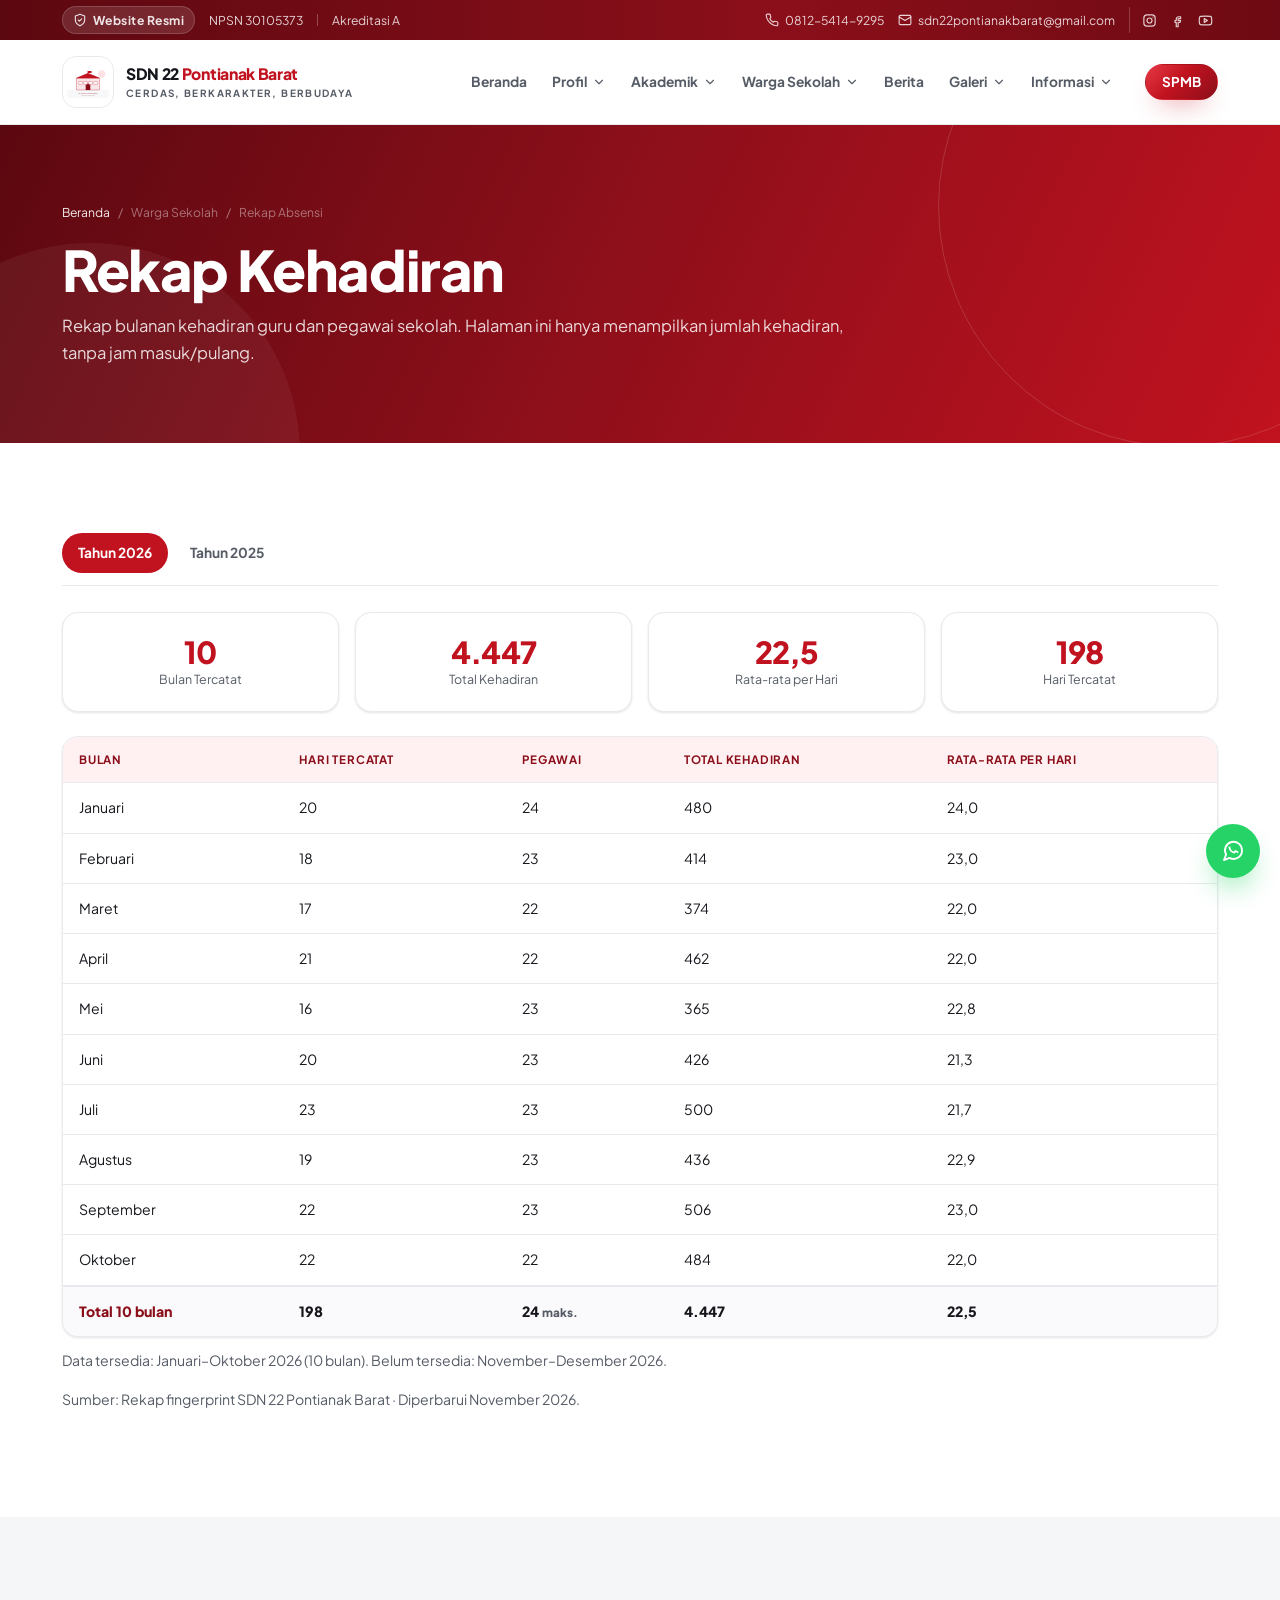
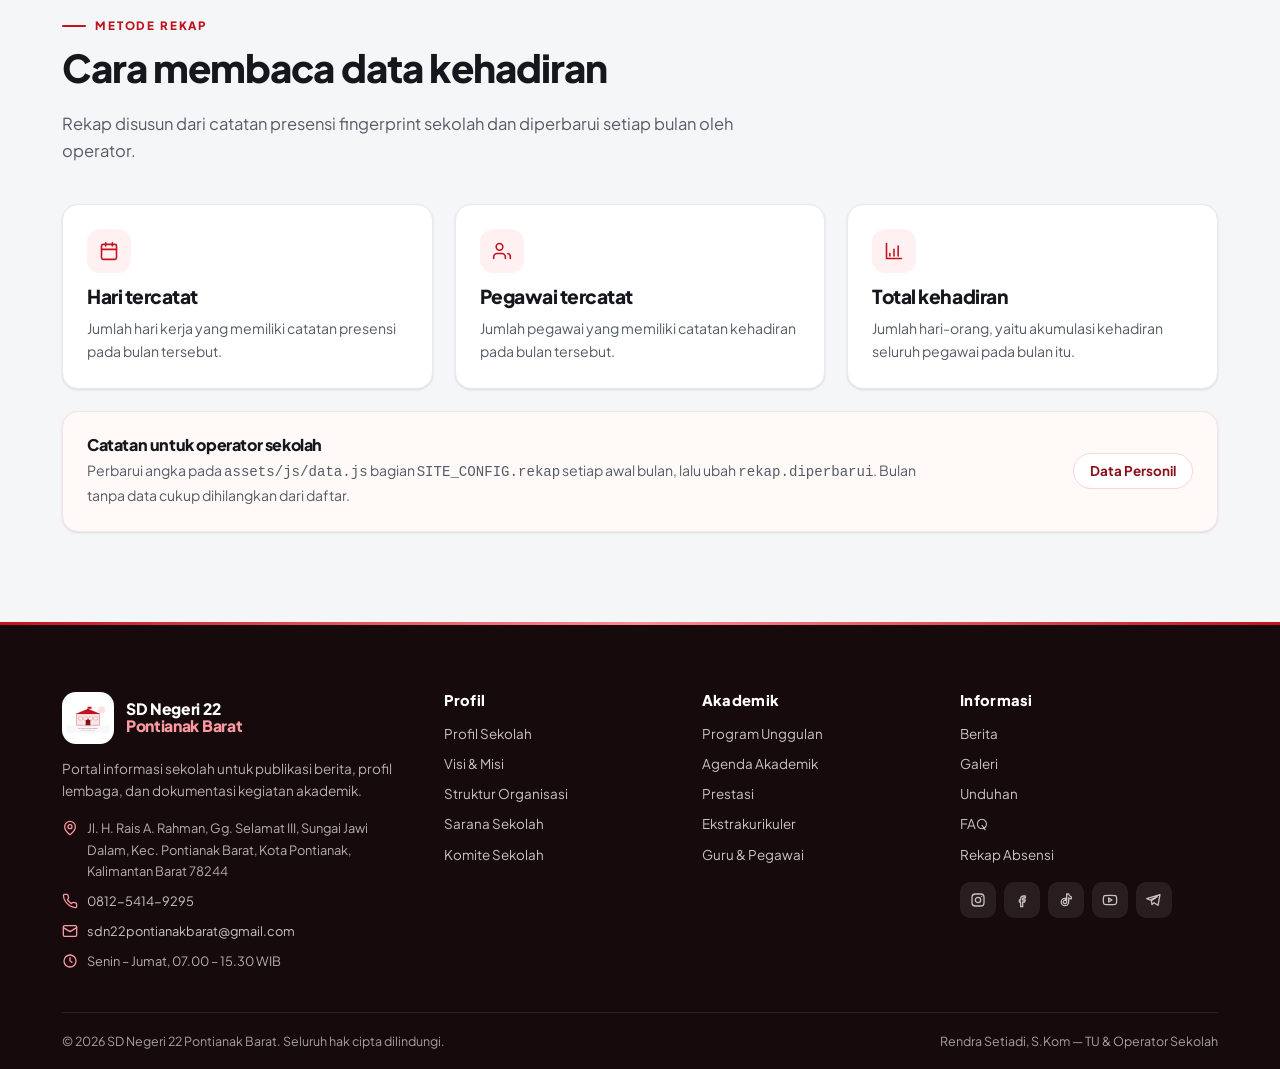
<file: absensi.html>
<!DOCTYPE html>
<html lang="id">
<head>
<meta charset="utf-8" />
<meta name="viewport" content="width=device-width, initial-scale=1" />
<title>Rekap Absensi Pegawai — SDN 22 Pontianak Barat</title>
<meta name="description" content="Rekap bulanan kehadiran guru dan pegawai SD Negeri 22 Pontianak Barat: jumlah hari, pegawai tercatat, dan total kehadiran." />
<meta name="theme-color" content="#c1121f" />
<link rel="icon" href="assets/img/gedung.svg" type="image/svg+xml" />
<link rel="preconnect" href="https://fonts.googleapis.com" />
<link rel="preconnect" href="https://fonts.gstatic.com" crossorigin />
<link href="https://fonts.googleapis.com/css2?family=Plus+Jakarta+Sans:wght@400;500;600;700;800&display=swap" rel="stylesheet" />
<link rel="stylesheet" href="assets/css/style.css" />
<script>document.documentElement.classList.add("js");</script>
</head>
<body data-page="absensi">

<div data-site-header></div>

<main id="main">

<section class="page-hero">
  <div class="container">
    <div class="crumbs"><a href="index.html">Beranda</a> <span>/</span> <span>Warga Sekolah</span> <span>/</span> <span>Rekap Absensi</span></div>
    <h1>Rekap Kehadiran</h1>
    <p>Rekap bulanan kehadiran guru dan pegawai sekolah. Halaman ini hanya menampilkan jumlah kehadiran, tanpa jam masuk/pulang.</p>
  </div>
</section>

<section class="section">
  <div class="container">
    <div data-tabs class="reveal">
      <div class="tabs" role="tablist">
        <button class="tab is-active" type="button" data-tab="rekap-now" role="tab" aria-selected="true">Tahun <span data-year>2026</span></button>
        <button class="tab" type="button" data-tab="rekap-prev" role="tab" aria-selected="false">Tahun <span data-year data-year-offset="-1">2025</span></button>
      </div>

      <div class="tab-panel" data-panel="rekap-now">
        <div class="stats" style="margin-bottom:24px" data-rekap-stats="now"></div>
        <div class="table-wrap">
          <table>
            <thead><tr><th>Bulan</th><th>Hari Tercatat</th><th>Pegawai</th><th>Total Kehadiran</th><th>Rata-rata per Hari</th></tr></thead>
            <tbody data-rekap-body="now"></tbody>
            <tfoot data-rekap-foot="now"></tfoot>
          </table>
        </div>
        <p class="small" style="margin-top:12px" data-rekap-note="now"></p>
      </div>

      <div class="tab-panel" data-panel="rekap-prev" hidden>
        <div class="stats" style="margin-bottom:24px" data-rekap-stats="prev"></div>
        <div class="table-wrap">
          <table>
            <thead><tr><th>Bulan</th><th>Hari Tercatat</th><th>Pegawai</th><th>Total Kehadiran</th><th>Rata-rata per Hari</th></tr></thead>
            <tbody data-rekap-body="prev"></tbody>
            <tfoot data-rekap-foot="prev"></tfoot>
          </table>
        </div>
        <p class="small" style="margin-top:12px" data-rekap-note="prev"></p>
      </div>
    </div>

    <p class="small" style="margin-top:16px" data-rekap-meta></p>
  </div>
</section>

<section class="section section--abu">
  <div class="container">
    <div class="section-head reveal">
      <div class="section-head__copy">
        <span class="eyebrow">Metode Rekap</span>
        <h2>Cara membaca data kehadiran</h2>
        <p>Rekap disusun dari catatan presensi fingerprint sekolah dan diperbarui setiap bulan oleh operator.</p>
      </div>
    </div>
    <div class="grid grid--3">
      <article class="card reveal"><div class="card__body">
        <div class="quick__icon" style="margin-bottom:12px"><svg width="20" height="20" viewBox="0 0 24 24" fill="none" stroke="currentColor" stroke-width="1.9" stroke-linecap="round"><rect x="3" y="4" width="18" height="18" rx="2"/><path d="M16 2v4M8 2v4M3 10h18"/></svg></div>
        <h3>Hari tercatat</h3>
        <p class="small muted" style="margin:0">Jumlah hari kerja yang memiliki catatan presensi pada bulan tersebut.</p>
      </div></article>
      <article class="card reveal"><div class="card__body">
        <div class="quick__icon" style="margin-bottom:12px"><svg width="20" height="20" viewBox="0 0 24 24" fill="none" stroke="currentColor" stroke-width="1.9" stroke-linecap="round"><path d="M16 21v-2a4 4 0 0 0-4-4H6a4 4 0 0 0-4 4v2"/><circle cx="9" cy="7" r="4"/><path d="M22 21v-2a4 4 0 0 0-3-3.87"/></svg></div>
        <h3>Pegawai tercatat</h3>
        <p class="small muted" style="margin:0">Jumlah pegawai yang memiliki catatan kehadiran pada bulan tersebut.</p>
      </div></article>
      <article class="card reveal"><div class="card__body">
        <div class="quick__icon" style="margin-bottom:12px"><svg width="20" height="20" viewBox="0 0 24 24" fill="none" stroke="currentColor" stroke-width="1.9" stroke-linecap="round"><path d="M3 3v18h18"/><path d="M7 15v3M12 10v8M17 6v12"/></svg></div>
        <h3>Total kehadiran</h3>
        <p class="small muted" style="margin:0">Jumlah hari-orang, yaitu akumulasi kehadiran seluruh pegawai pada bulan itu.</p>
      </div></article>
    </div>

    <div class="card card--soft reveal" style="margin-top:22px"><div class="card__body" style="display:flex;gap:18px;flex-wrap:wrap;align-items:center;justify-content:space-between">
      <div style="max-width:70ch">
        <h3 style="font-size:1rem;margin-bottom:4px">Catatan untuk operator sekolah</h3>
        <p class="small muted" style="margin:0">Perbarui angka pada <code>assets/js/data.js</code> bagian <code>SITE_CONFIG.rekap</code> setiap awal bulan, lalu ubah <code>rekap.diperbarui</code>. Bulan tanpa data cukup dihilangkan dari daftar.</p>
      </div>
      <a class="btn btn--ghost btn--sm" href="guru-pegawai.html">Data Personil</a>
    </div></div>
  </div>
</section>

</main>

<div data-site-footer></div>

<script src="assets/js/data.js"></script>
<script src="assets/js/app.js"></script>
</body>
</html>
</file>
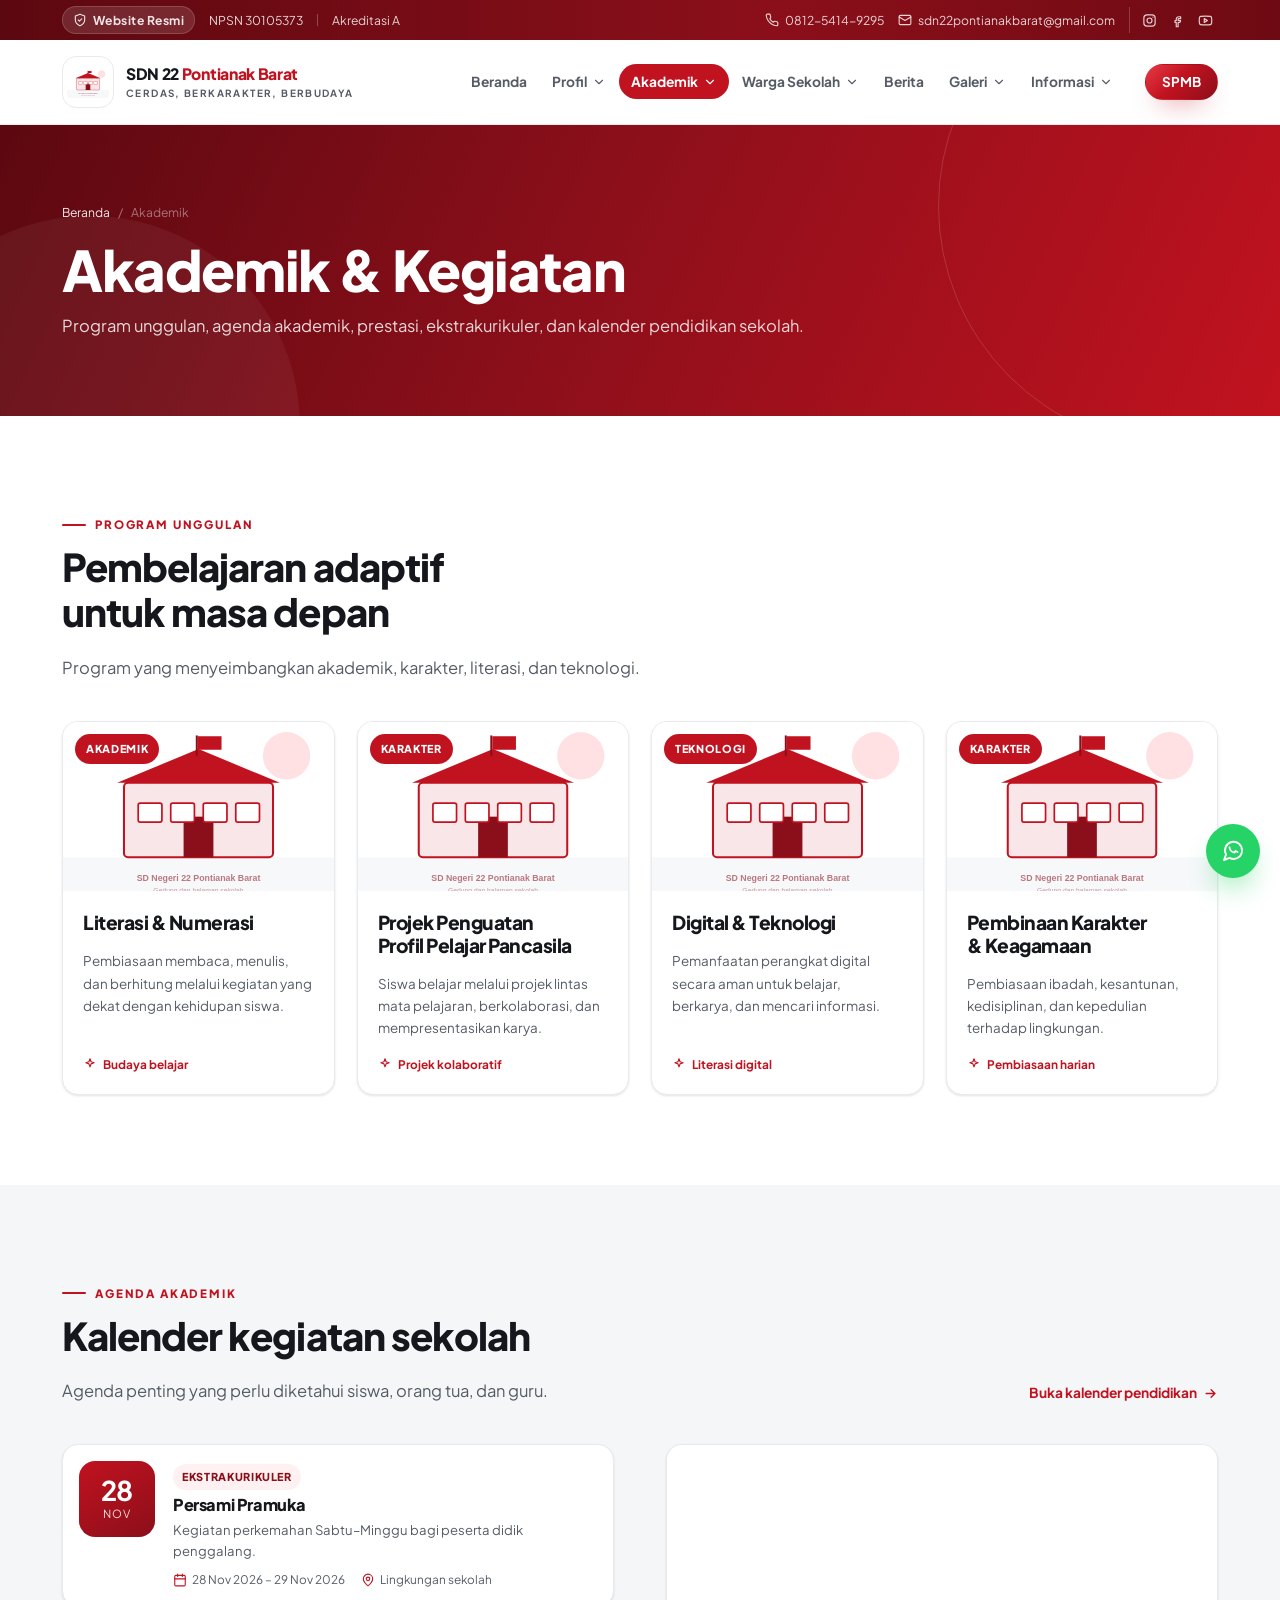
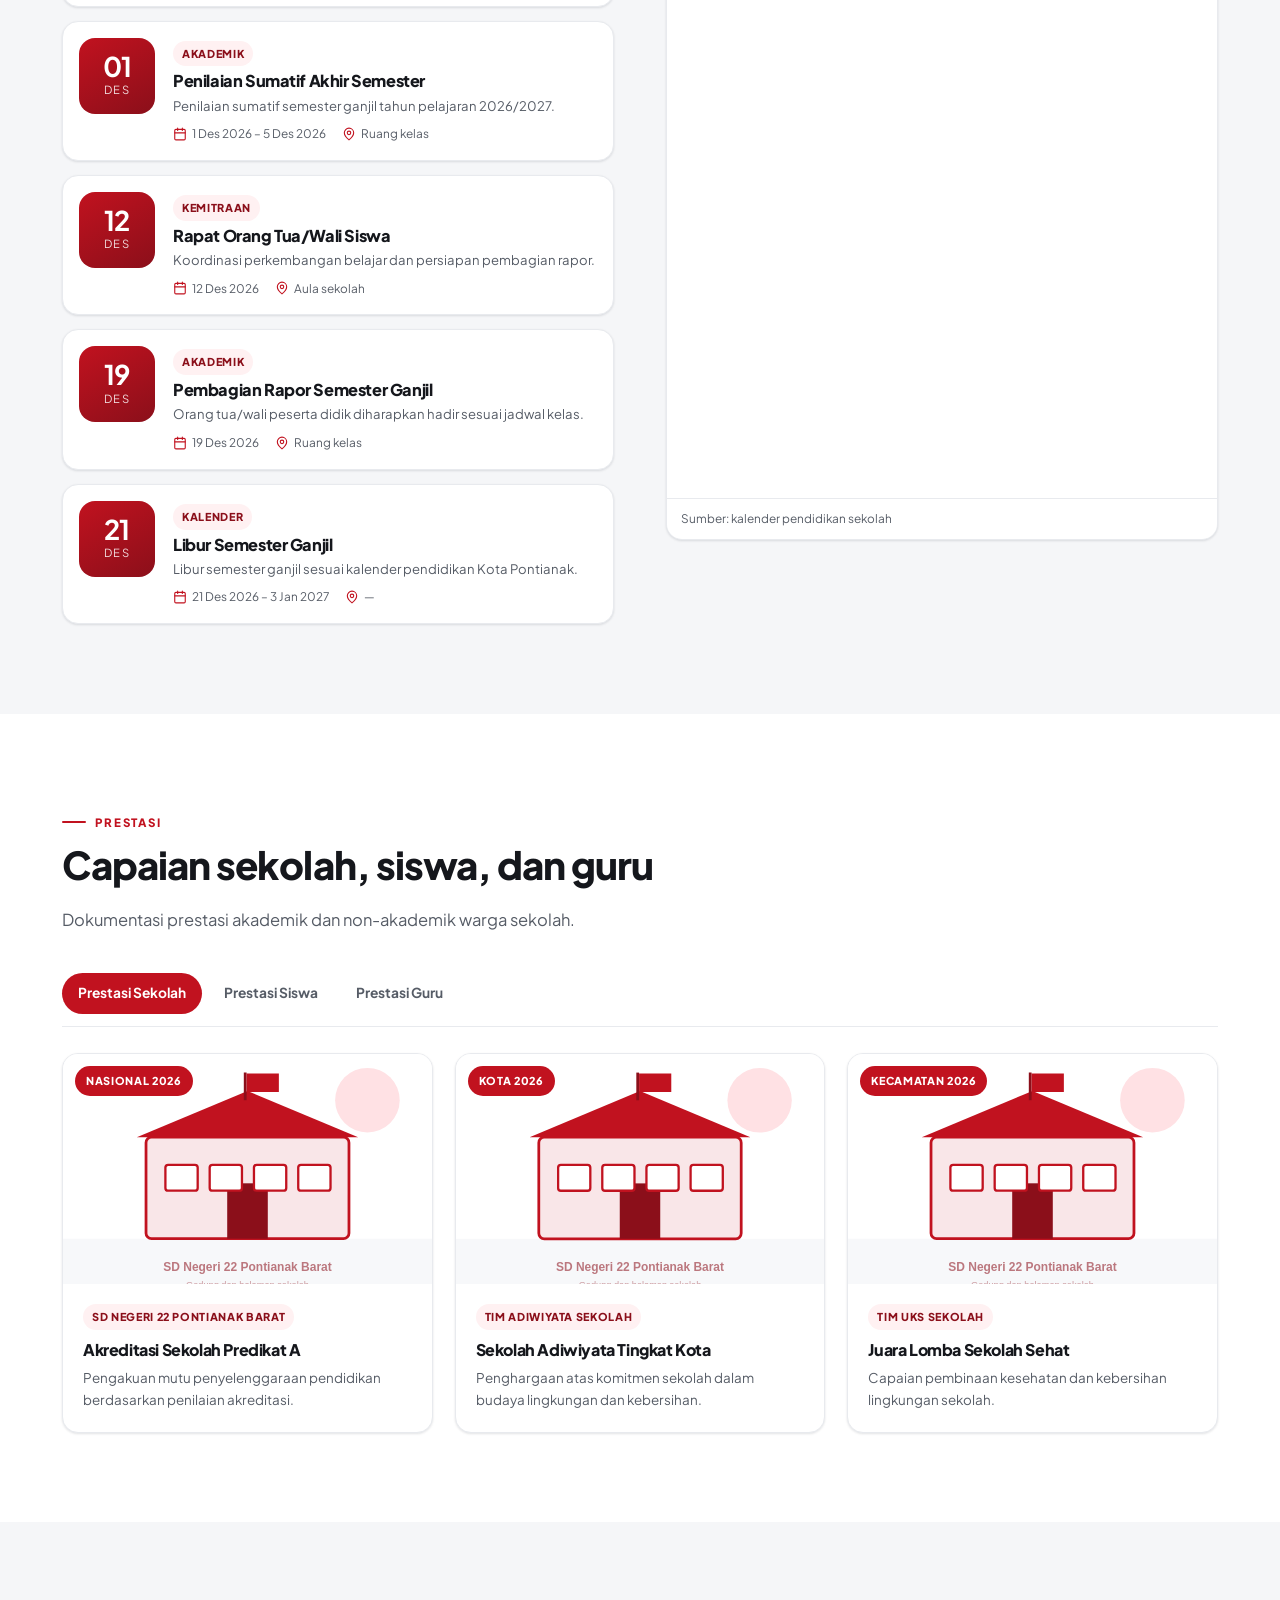
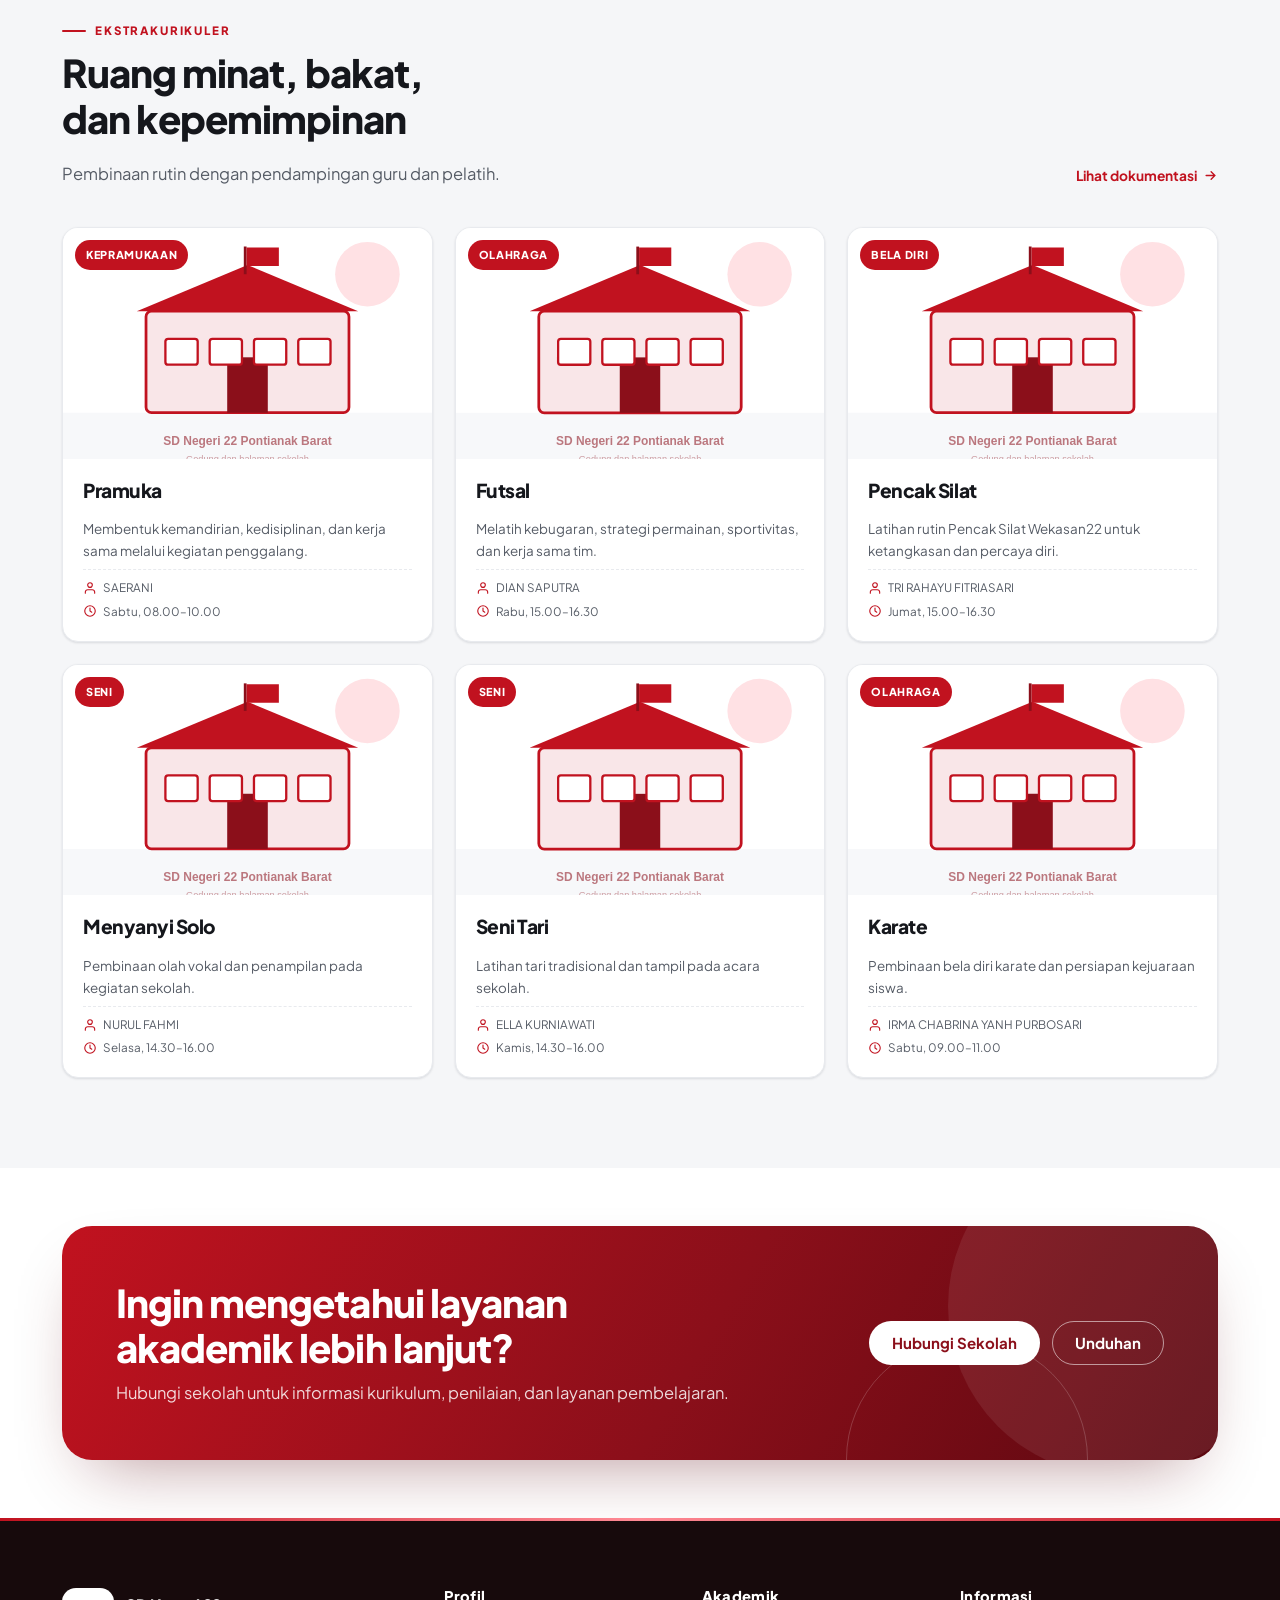
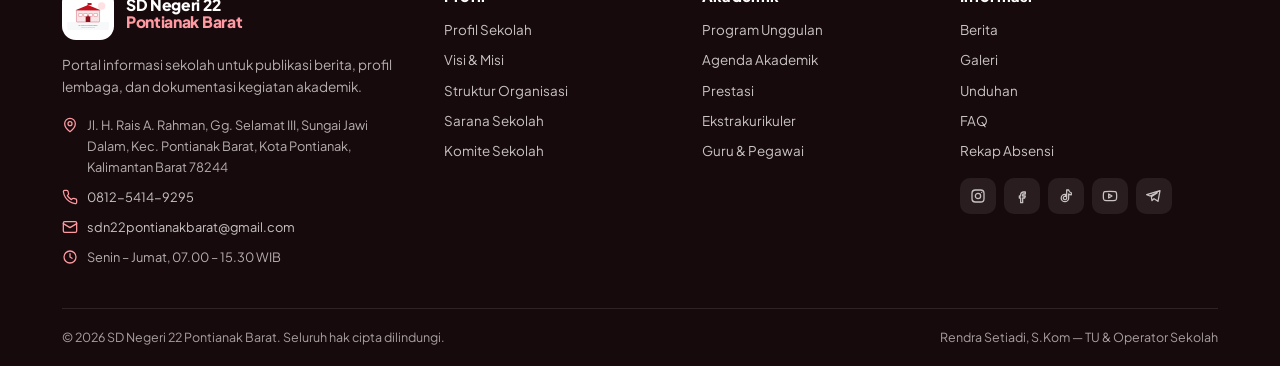
<file: akademik.html>
<!DOCTYPE html>
<html lang="id">
<head>
<meta charset="utf-8" />
<meta name="viewport" content="width=device-width, initial-scale=1" />
<title>Akademik — SDN 22 Pontianak Barat</title>
<meta name="description" content="Program unggulan, agenda akademik, prestasi, ekstrakurikuler, dan kalender pendidikan SD Negeri 22 Pontianak Barat." />
<meta name="theme-color" content="#c1121f" />
<link rel="icon" href="assets/img/gedung.svg" type="image/svg+xml" />
<link rel="preconnect" href="https://fonts.googleapis.com" />
<link rel="preconnect" href="https://fonts.gstatic.com" crossorigin />
<link href="https://fonts.googleapis.com/css2?family=Plus+Jakarta+Sans:wght@400;500;600;700;800&display=swap" rel="stylesheet" />
<link rel="stylesheet" href="assets/css/style.css" />
<script>document.documentElement.classList.add("js");</script>
</head>
<body data-page="akademik">

<div data-site-header></div>

<main id="main">

<section class="page-hero">
  <div class="container">
    <div class="crumbs"><a href="index.html">Beranda</a> <span>/</span> <span>Akademik</span></div>
    <h1>Akademik &amp; Kegiatan</h1>
    <p>Program unggulan, agenda akademik, prestasi, ekstrakurikuler, dan kalender pendidikan sekolah.</p>
  </div>
</section>

<!-- ================= PROGRAM ================= -->
<section class="section" id="program">
  <div class="container">
    <div class="section-head reveal">
      <div class="section-head__copy">
        <span class="eyebrow">Program Unggulan</span>
        <h2>Pembelajaran adaptif untuk masa depan</h2>
        <p>Program yang menyeimbangkan akademik, karakter, literasi, dan teknologi.</p>
      </div>
    </div>
    <div class="grid grid--4 reveal" data-program></div>
  </div>
</section>

<!-- ================= AGENDA ================= -->
<section class="section section--abu" id="agenda">
  <div class="container">
    <div class="section-head reveal">
      <div class="section-head__copy">
        <span class="eyebrow">Agenda Akademik</span>
        <h2>Kalender kegiatan sekolah</h2>
        <p>Agenda penting yang perlu diketahui siswa, orang tua, dan guru.</p>
      </div>
      <a class="link-more" data-link="kalenderPendidikan">Buka kalender pendidikan
        <svg width="15" height="15" viewBox="0 0 24 24" fill="none" stroke="currentColor" stroke-width="2.2" stroke-linecap="round"><path d="M5 12h14M13 6l6 6-6 6"/></svg>
      </a>
    </div>

    <div class="split split--start">
      <div class="reveal">
        <div class="agenda" data-agenda></div>
      </div>
      <div class="reveal">
        <div class="embed embed--kalender" data-embed="kalenderPendidikan" data-title="Kalender pendidikan sekolah">
          <div class="embed__inner">
            <div class="embed__placeholder">
              <div>
                <div class="embed__placeholder-icon"><svg width="22" height="22" viewBox="0 0 24 24" fill="none" stroke="currentColor" stroke-width="1.9" stroke-linecap="round"><rect x="3" y="4" width="18" height="18" rx="2"/><path d="M16 2v4M8 2v4M3 10h18"/></svg></div>
                <h4>Kalender Pendidikan</h4>
                <p>Kalender pendidikan dan agenda sekolah.</p>
                <button class="btn btn--ghost btn--sm" data-load type="button">Muat kalender</button>
              </div>
            </div>
          </div>
          <div class="embed__note">Sumber: kalender pendidikan sekolah</div>
        </div>
      </div>
    </div>
  </div>
</section>

<!-- ================= PRESTASI ================= -->
<section class="section" id="prestasi">
  <div class="container">
    <div class="section-head reveal">
      <div class="section-head__copy">
        <span class="eyebrow">Prestasi</span>
        <h2>Capaian sekolah, siswa, dan guru</h2>
        <p>Dokumentasi prestasi akademik dan non-akademik warga sekolah.</p>
      </div>
    </div>
    <div class="reveal" data-achievements></div>
  </div>
</section>

<!-- ================= EKSKUL ================= -->
<section class="section section--abu" id="ekskul">
  <div class="container">
    <div class="section-head reveal">
      <div class="section-head__copy">
        <span class="eyebrow">Ekstrakurikuler</span>
        <h2>Ruang minat, bakat, dan kepemimpinan</h2>
        <p>Pembinaan rutin dengan pendampingan guru dan pelatih.</p>
      </div>
      <a class="link-more" href="galeri.html#video">Lihat dokumentasi
        <svg width="15" height="15" viewBox="0 0 24 24" fill="none" stroke="currentColor" stroke-width="2.2" stroke-linecap="round"><path d="M5 12h14M13 6l6 6-6 6"/></svg>
      </a>
    </div>
    <div class="grid grid--3 reveal" data-ekskul></div>
  </div>
</section>

<section class="section section--tight">
  <div class="container">
    <div class="cta reveal">
      <div>
        <h2>Ingin mengetahui layanan akademik lebih lanjut?</h2>
        <p>Hubungi sekolah untuk informasi kurikulum, penilaian, dan layanan pembelajaran.</p>
      </div>
      <div class="cta__actions">
        <a class="btn btn--light" href="kontak.html">Hubungi Sekolah</a>
        <a class="btn btn--outline-light" href="informasi.html#unduhan">Unduhan</a>
      </div>
    </div>
  </div>
</section>

</main>

<div data-site-footer></div>

<script src="assets/js/data.js"></script>
<script src="assets/js/app.js"></script>
</body>
</html>
</file>
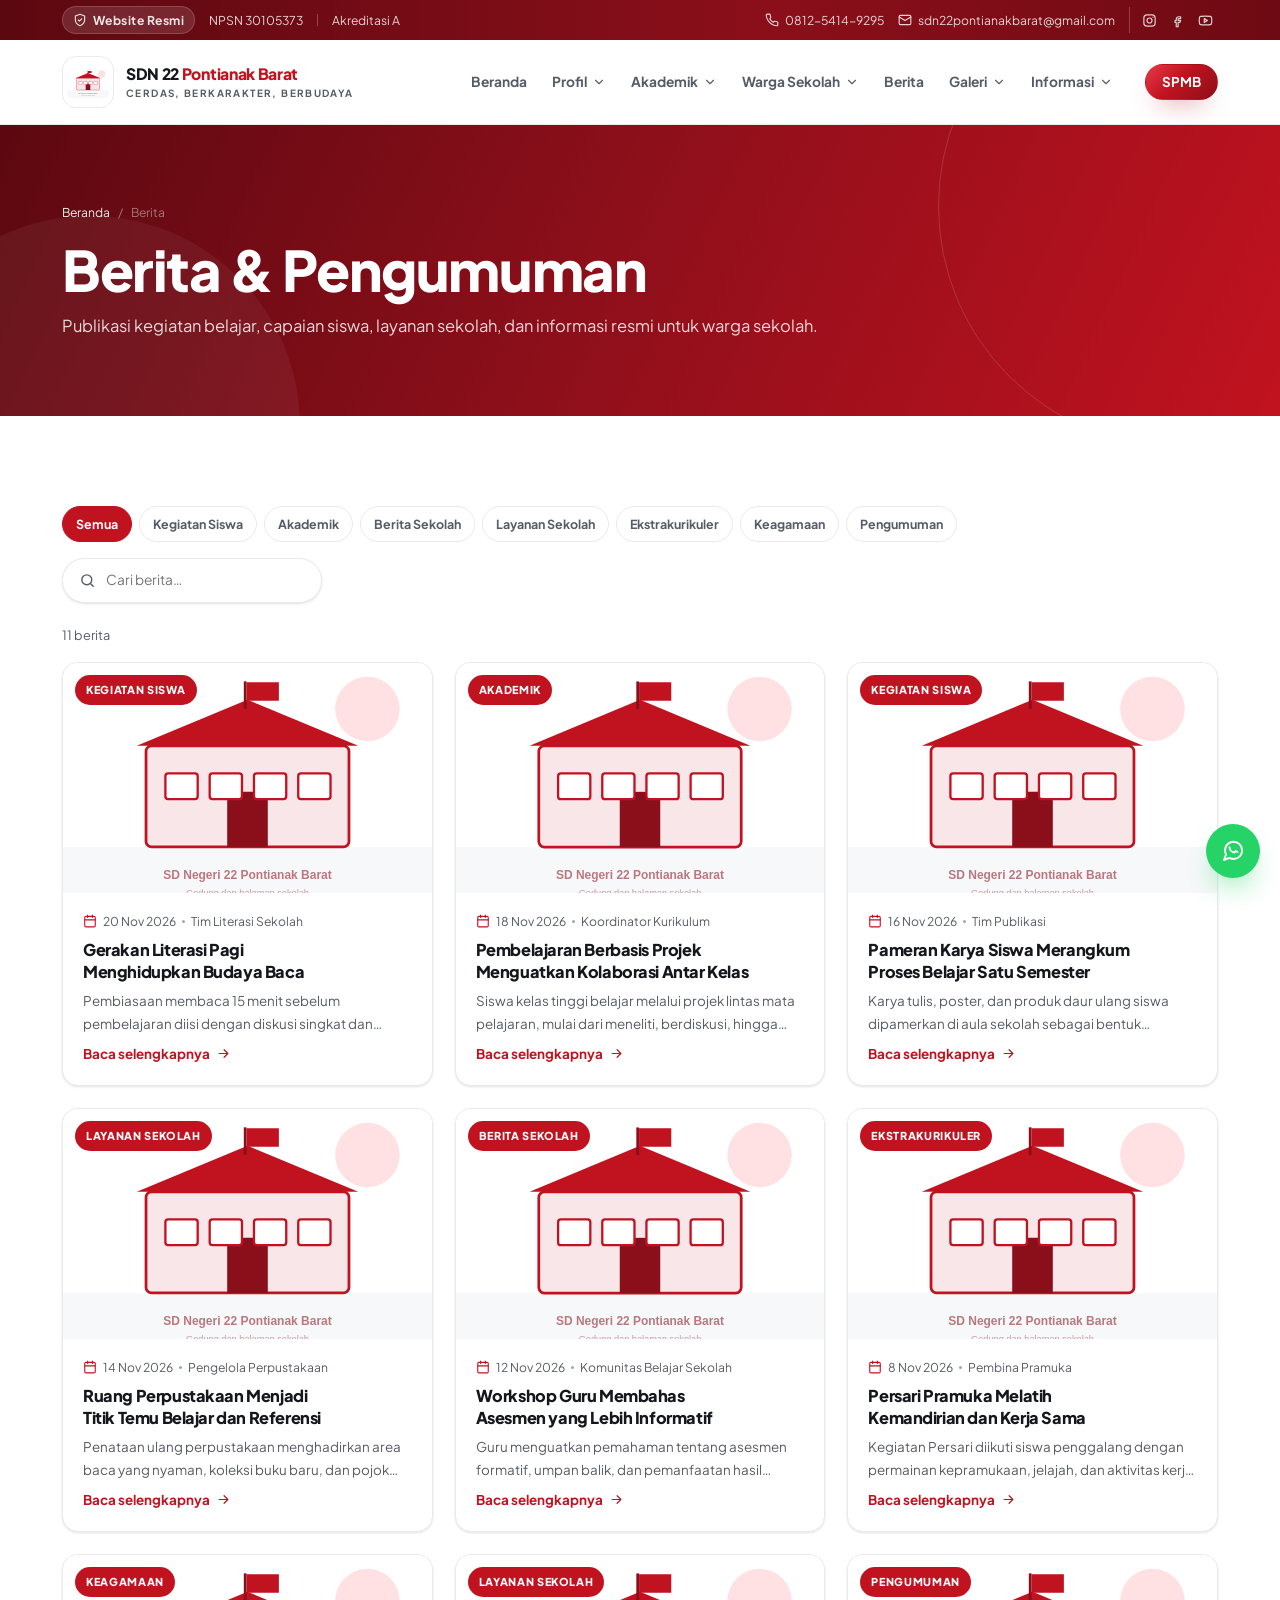
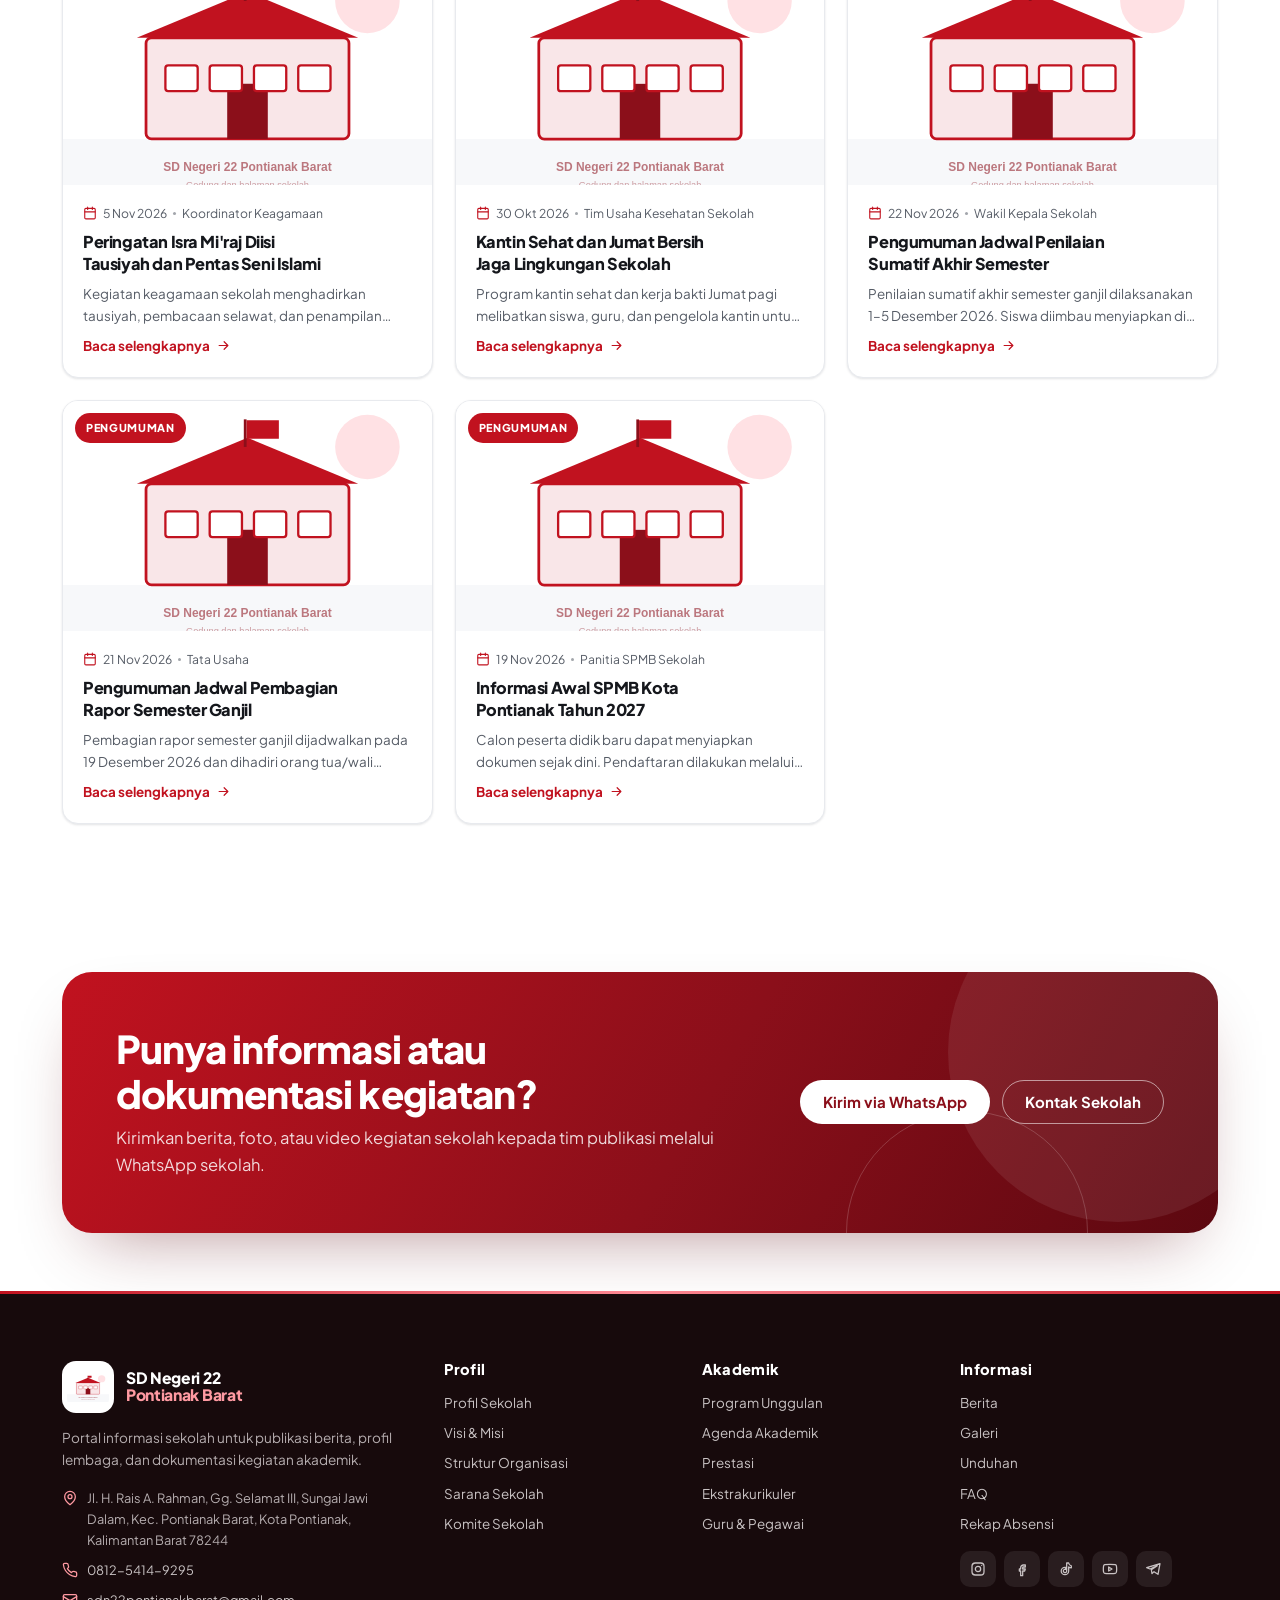
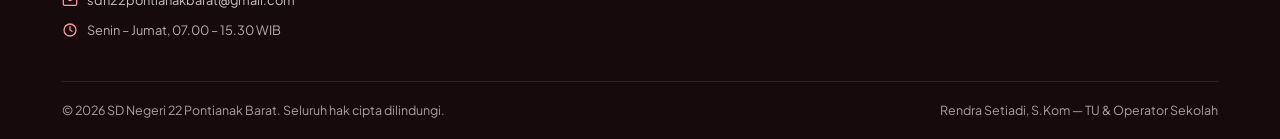
<file: berita.html>
<!DOCTYPE html>
<html lang="id">
<head>
<meta charset="utf-8" />
<meta name="viewport" content="width=device-width, initial-scale=1" />
<title>Berita &amp; Pengumuman — SDN 22 Pontianak Barat</title>
<meta name="description" content="Berita kegiatan, prestasi, dan pengumuman resmi SD Negeri 22 Pontianak Barat." />
<meta name="theme-color" content="#c1121f" />
<link rel="icon" href="assets/img/gedung.svg" type="image/svg+xml" />
<link rel="preconnect" href="https://fonts.googleapis.com" />
<link rel="preconnect" href="https://fonts.gstatic.com" crossorigin />
<link href="https://fonts.googleapis.com/css2?family=Plus+Jakarta+Sans:wght@400;500;600;700;800&display=swap" rel="stylesheet" />
<link rel="stylesheet" href="assets/css/style.css" />
<script>document.documentElement.classList.add("js");</script>
</head>
<body data-page="berita">

<div data-site-header></div>

<main id="main">

<section class="page-hero">
  <div class="container">
    <div class="crumbs"><a href="index.html">Beranda</a> <span>/</span> <span>Berita</span> <span data-article-crumb></span></div>
    <h1>Berita &amp; Pengumuman</h1>
    <p>Publikasi kegiatan belajar, capaian siswa, layanan sekolah, dan informasi resmi untuk warga sekolah.</p>
  </div>
</section>

<section class="section">
  <div class="container">
    <div data-news-list>
      <div class="toolbar">
        <div class="chips">
          <button class="chip-btn is-active" type="button" data-news-cat="Semua">Semua</button>
          <button class="chip-btn" type="button" data-news-cat="Kegiatan Siswa">Kegiatan Siswa</button>
          <button class="chip-btn" type="button" data-news-cat="Akademik">Akademik</button>
          <button class="chip-btn" type="button" data-news-cat="Berita Sekolah">Berita Sekolah</button>
          <button class="chip-btn" type="button" data-news-cat="Layanan Sekolah">Layanan Sekolah</button>
          <button class="chip-btn" type="button" data-news-cat="Ekstrakurikuler">Ekstrakurikuler</button>
          <button class="chip-btn" type="button" data-news-cat="Keagamaan">Keagamaan</button>
          <button class="chip-btn" type="button" data-news-cat="Pengumuman">Pengumuman</button>
        </div>
        <label class="searchbox">
          <svg width="17" height="17" viewBox="0 0 24 24" fill="none" stroke="currentColor" stroke-width="2" stroke-linecap="round"><circle cx="11" cy="11" r="7"/><path d="m20 20-3.5-3.5"/></svg>
          <input type="search" placeholder="Cari berita…" data-news-search aria-label="Cari berita" />
        </label>
      </div>
      <p class="result-count" data-news-count></p>
      <div class="grid grid--3" data-news-grid></div>
    </div>

    <div data-news-detail hidden></div>
  </div>
</section>

<section class="section section--tight">
  <div class="container">
    <div class="cta">
      <div>
        <h2>Punya informasi atau dokumentasi kegiatan?</h2>
        <p>Kirimkan berita, foto, atau video kegiatan sekolah kepada tim publikasi melalui WhatsApp sekolah.</p>
      </div>
      <div class="cta__actions">
        <a class="btn btn--light" href="https://wa.me/6281254149295?text=Halo%2C%20saya%20ingin%20mengirim%20berita%20kegiatan%20sekolah." target="_blank" rel="noopener">Kirim via WhatsApp</a>
        <a class="btn btn--outline-light" href="kontak.html">Kontak Sekolah</a>
      </div>
    </div>
  </div>
</section>

</main>

<div data-site-footer></div>

<script src="assets/js/data.js"></script>
<script src="assets/js/app.js"></script>
</body>
</html>
</file>
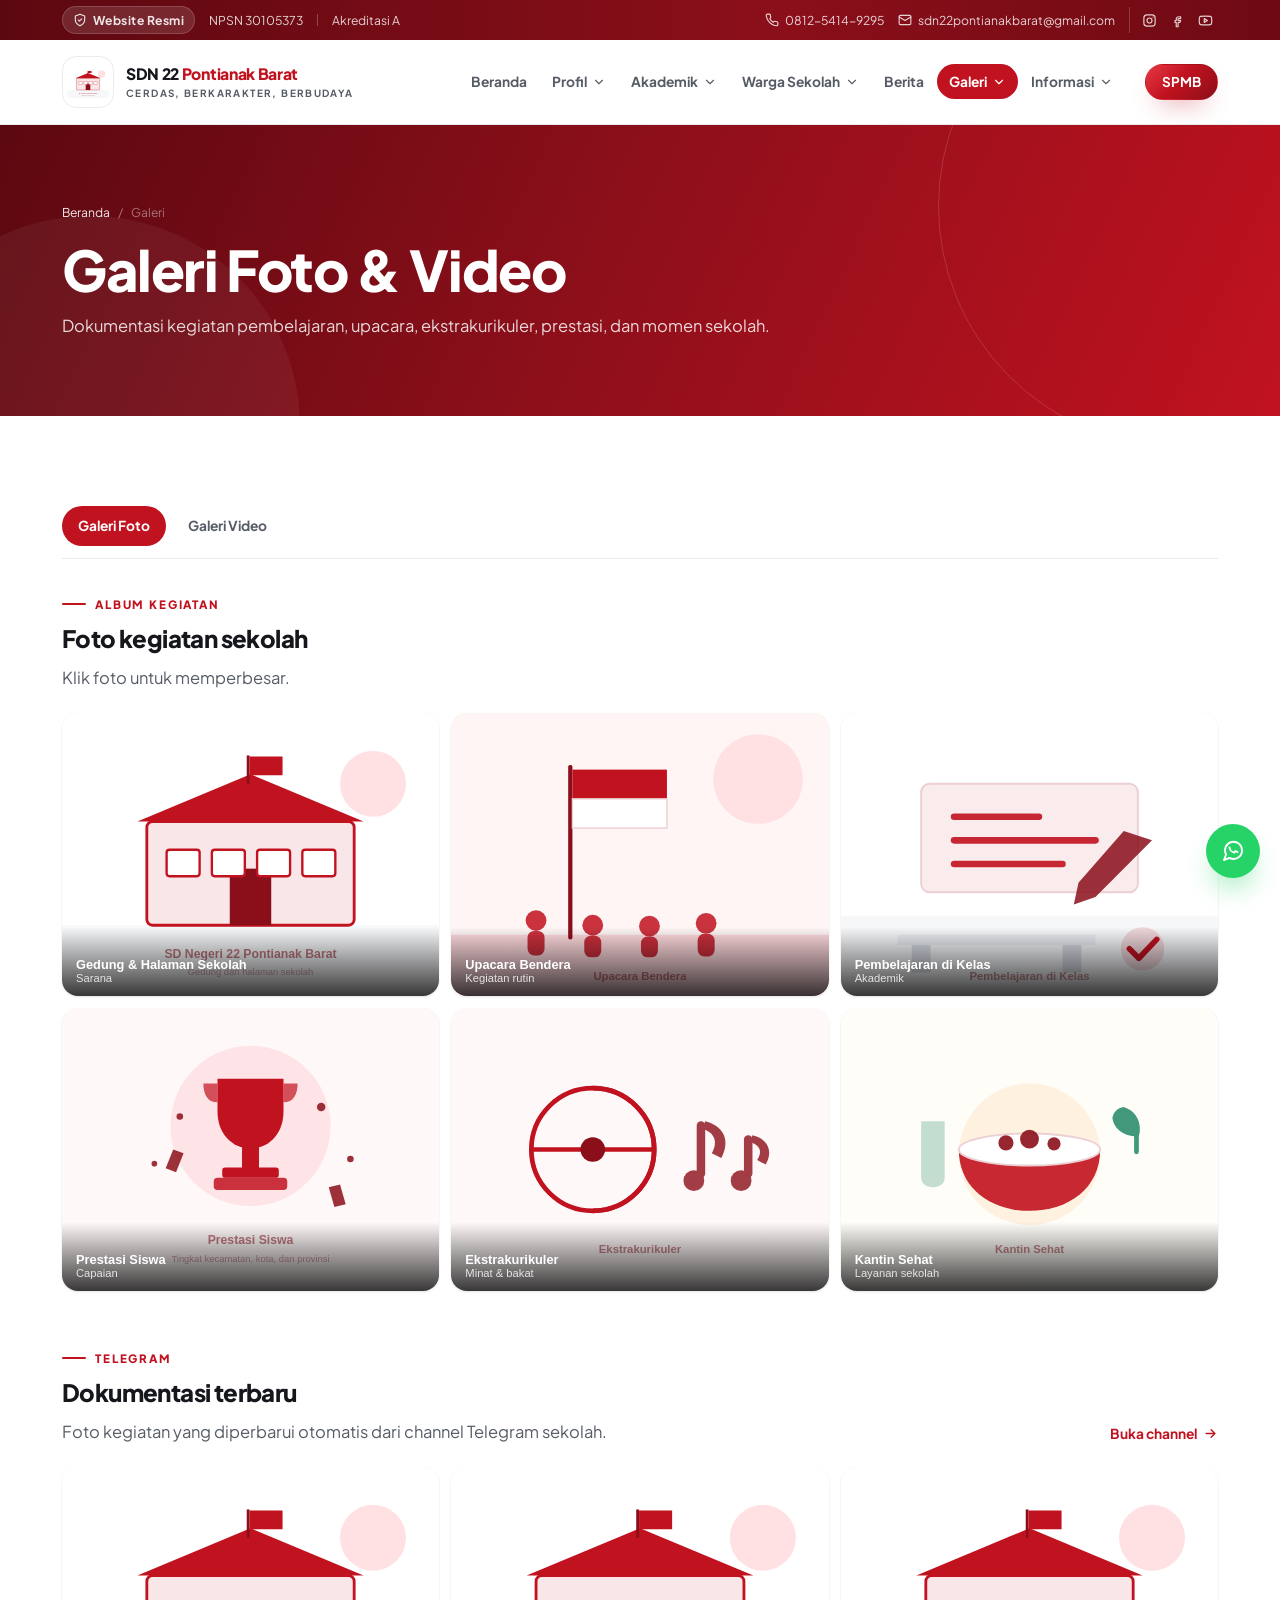
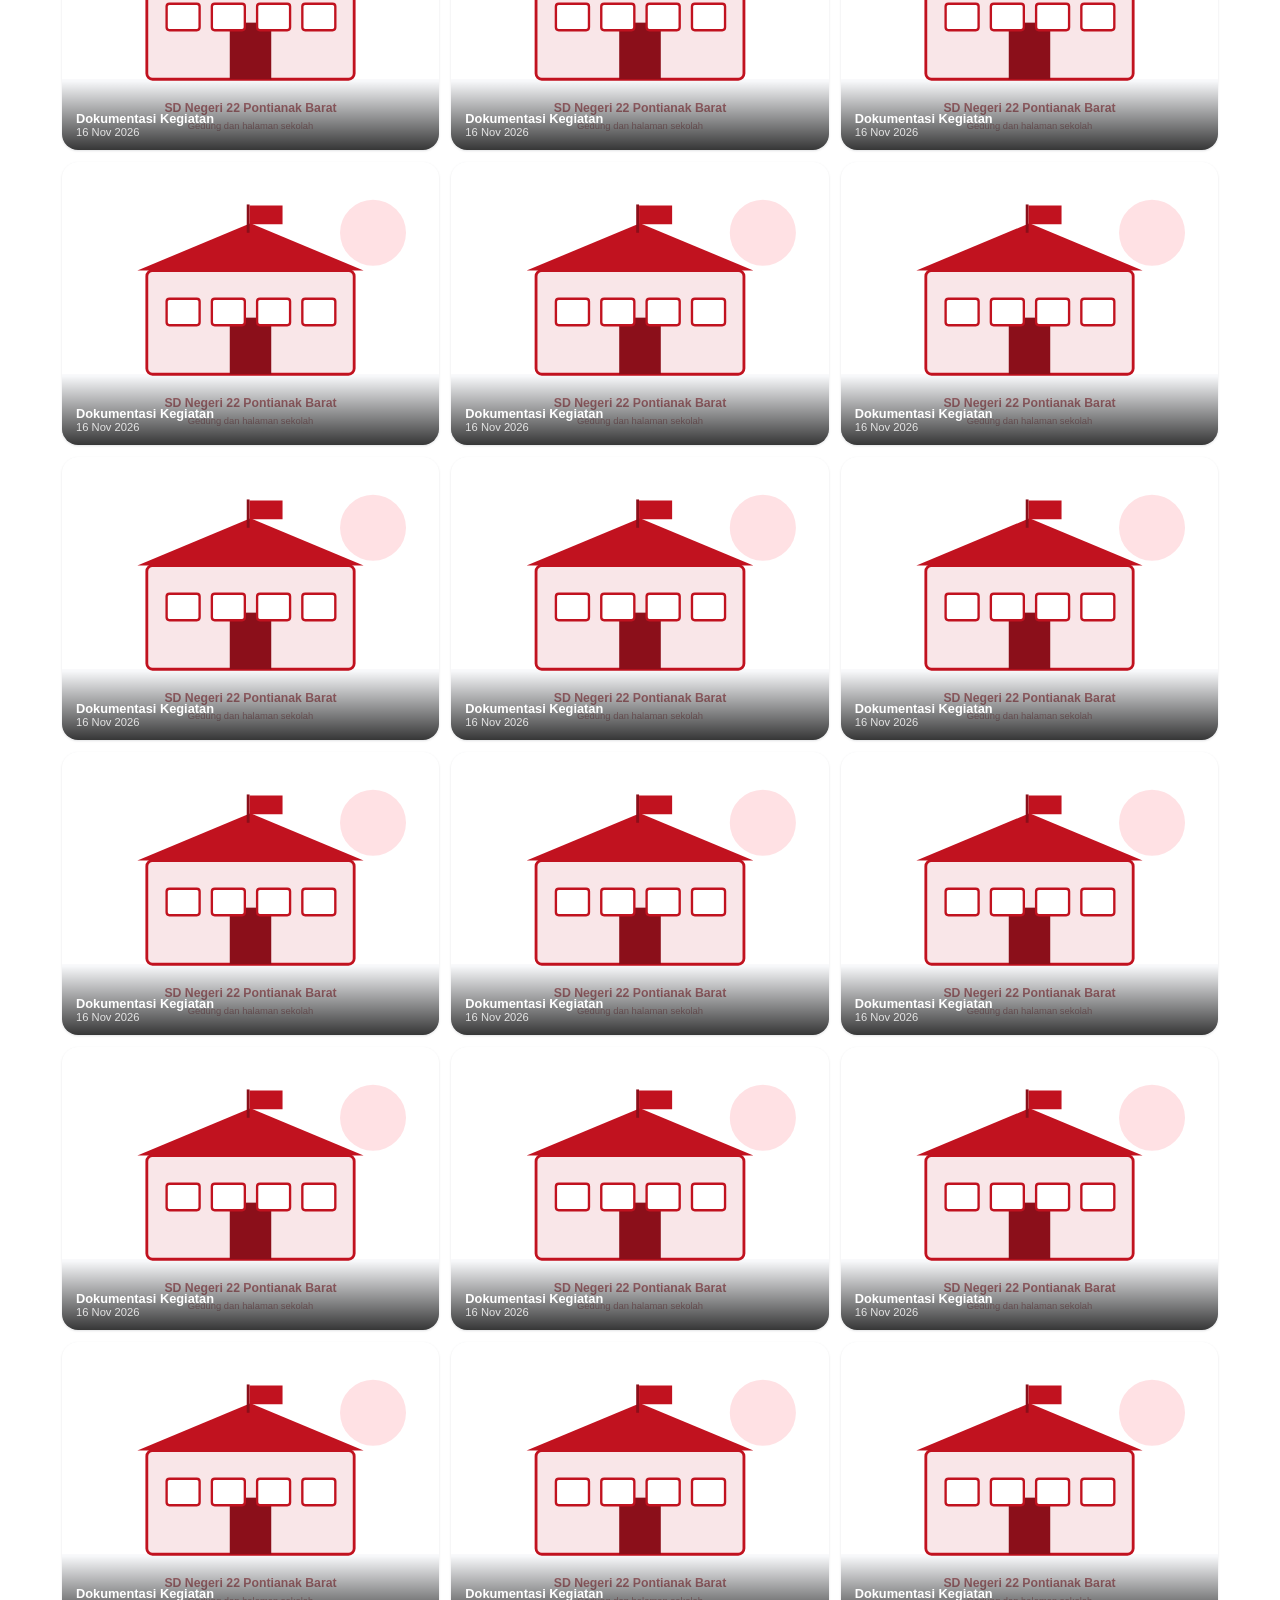
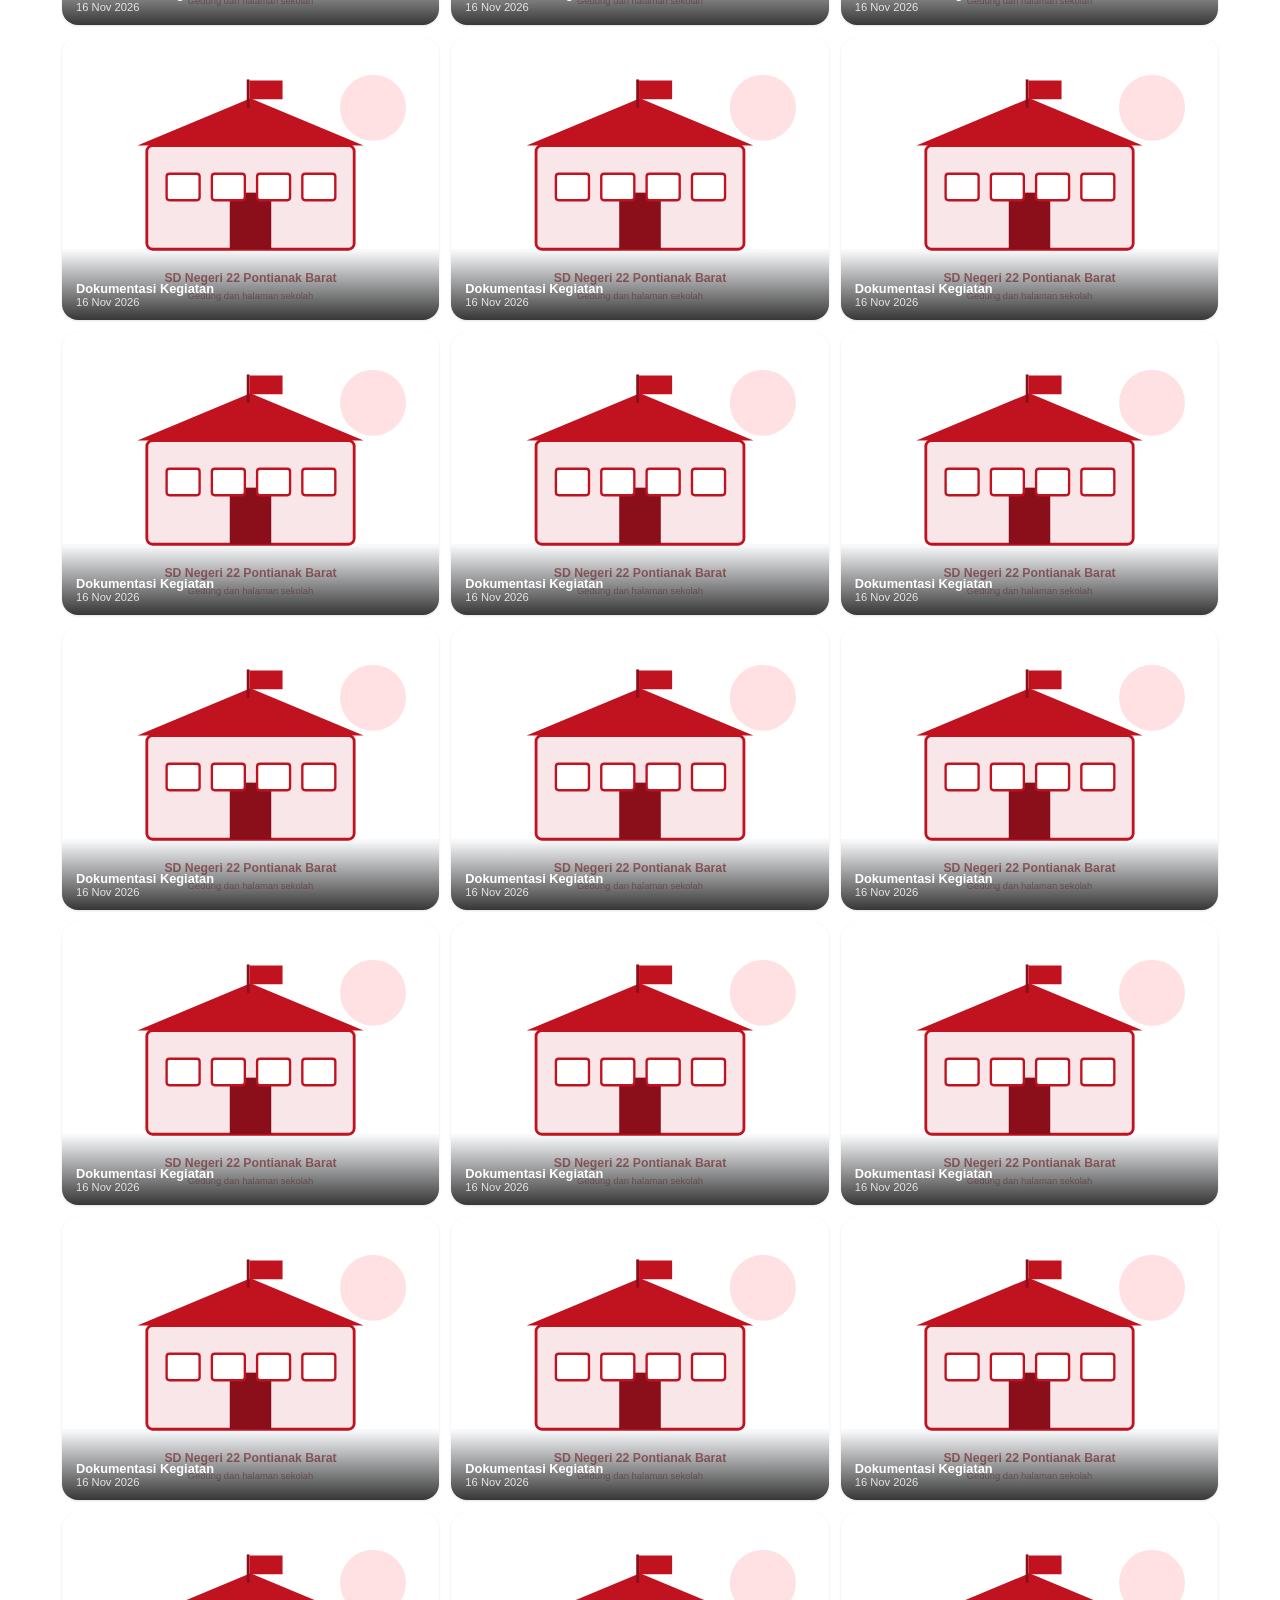
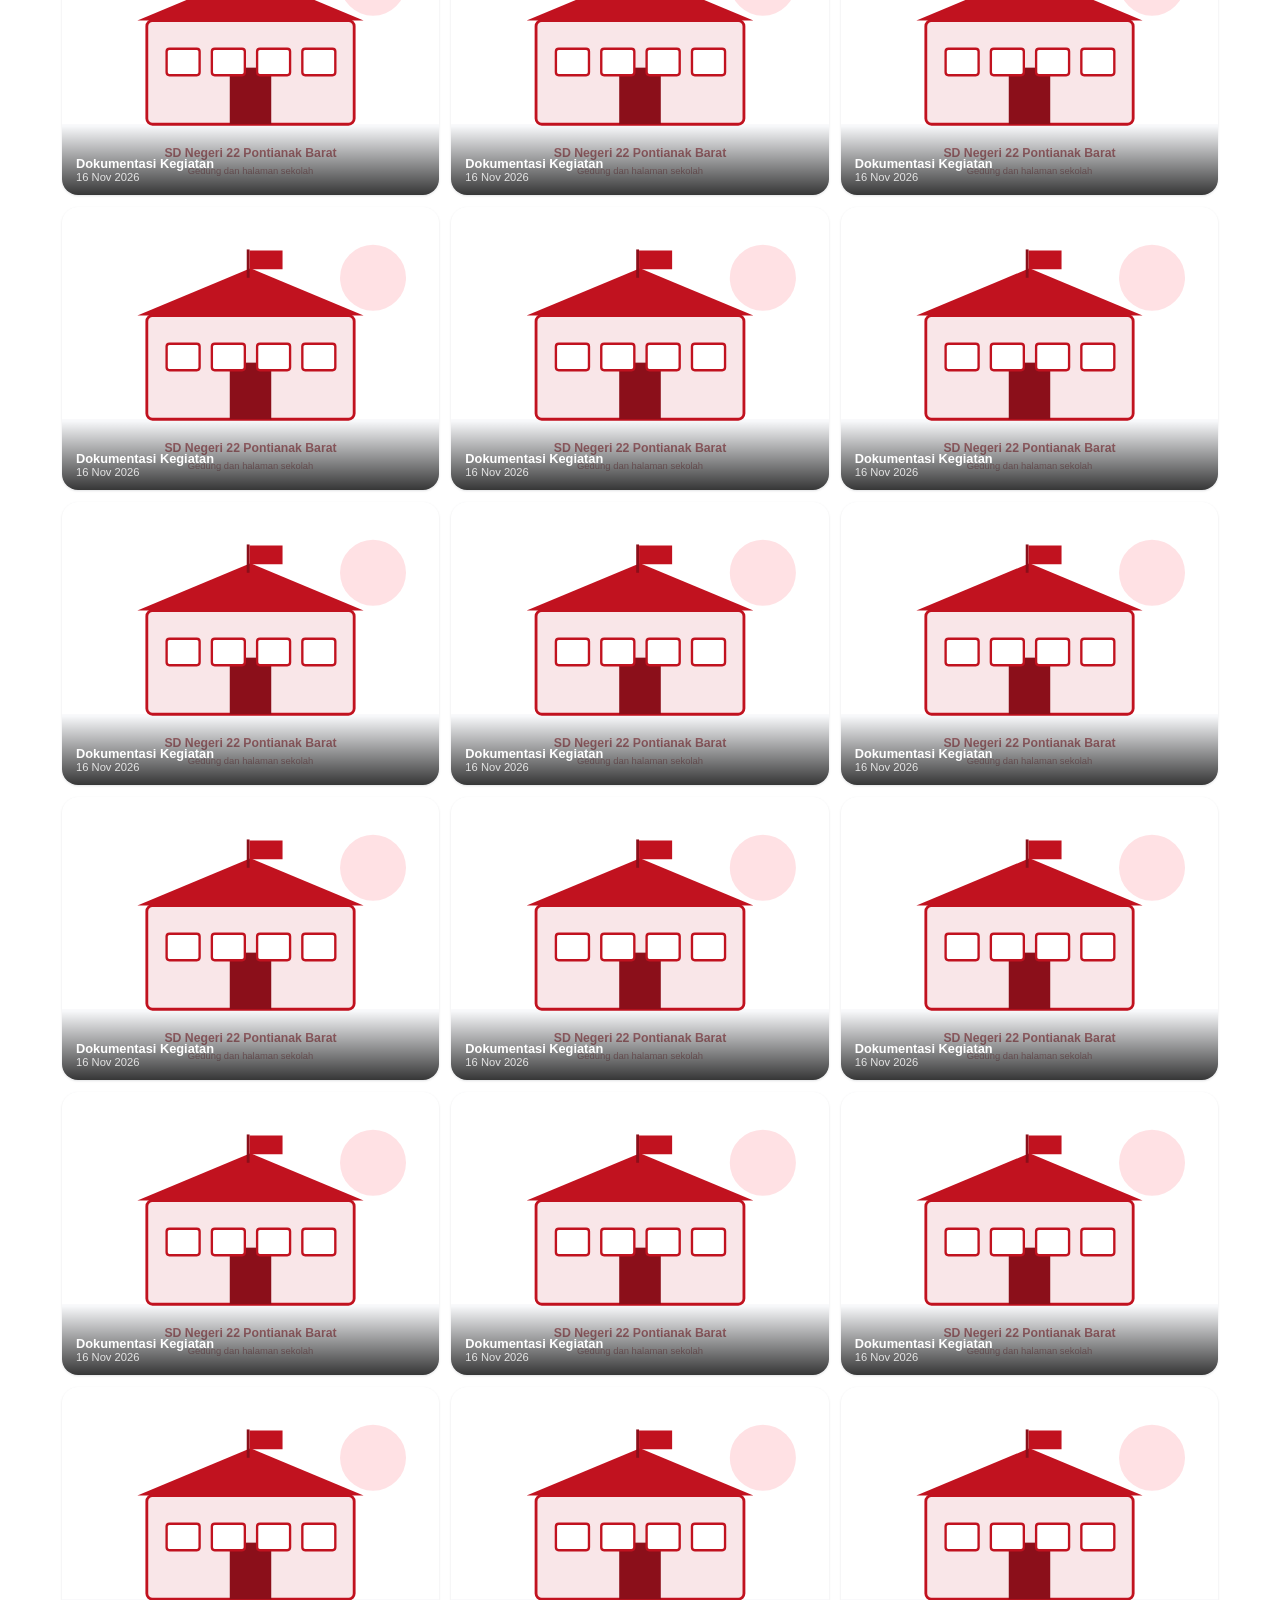
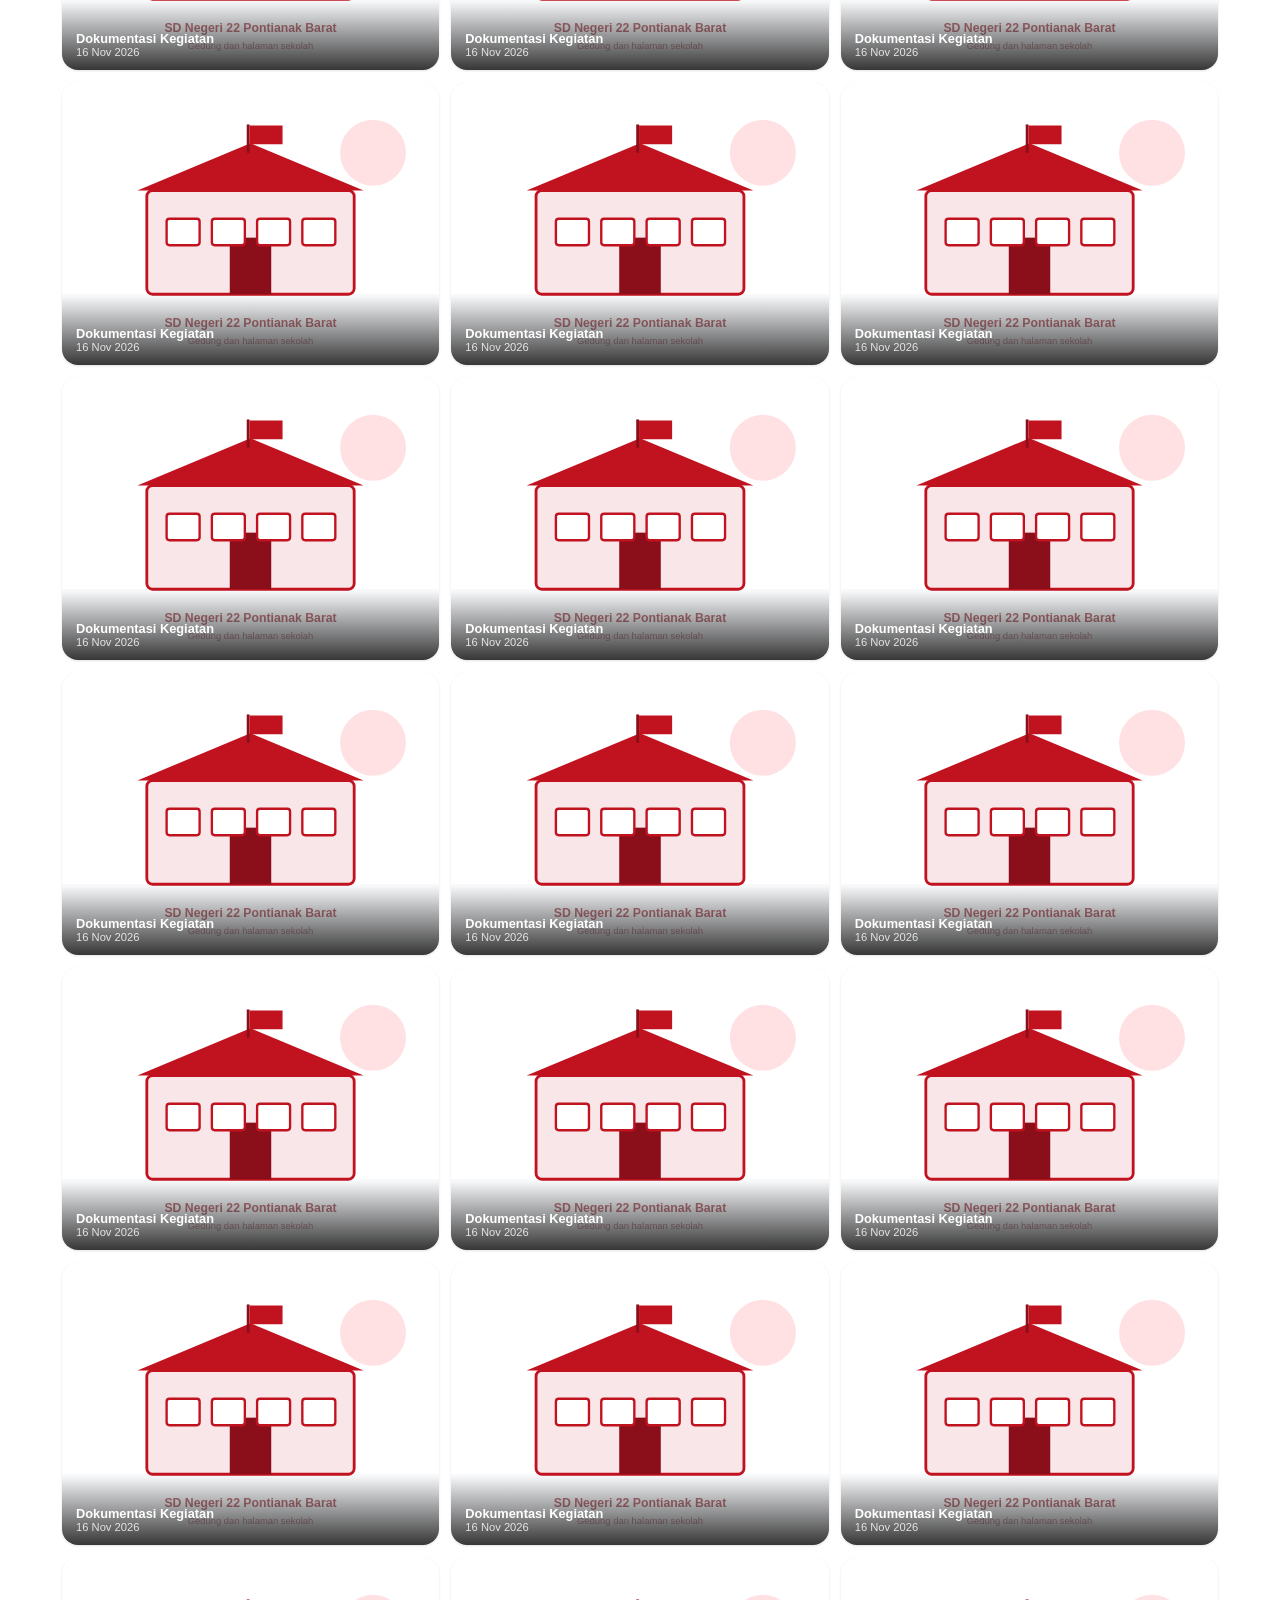
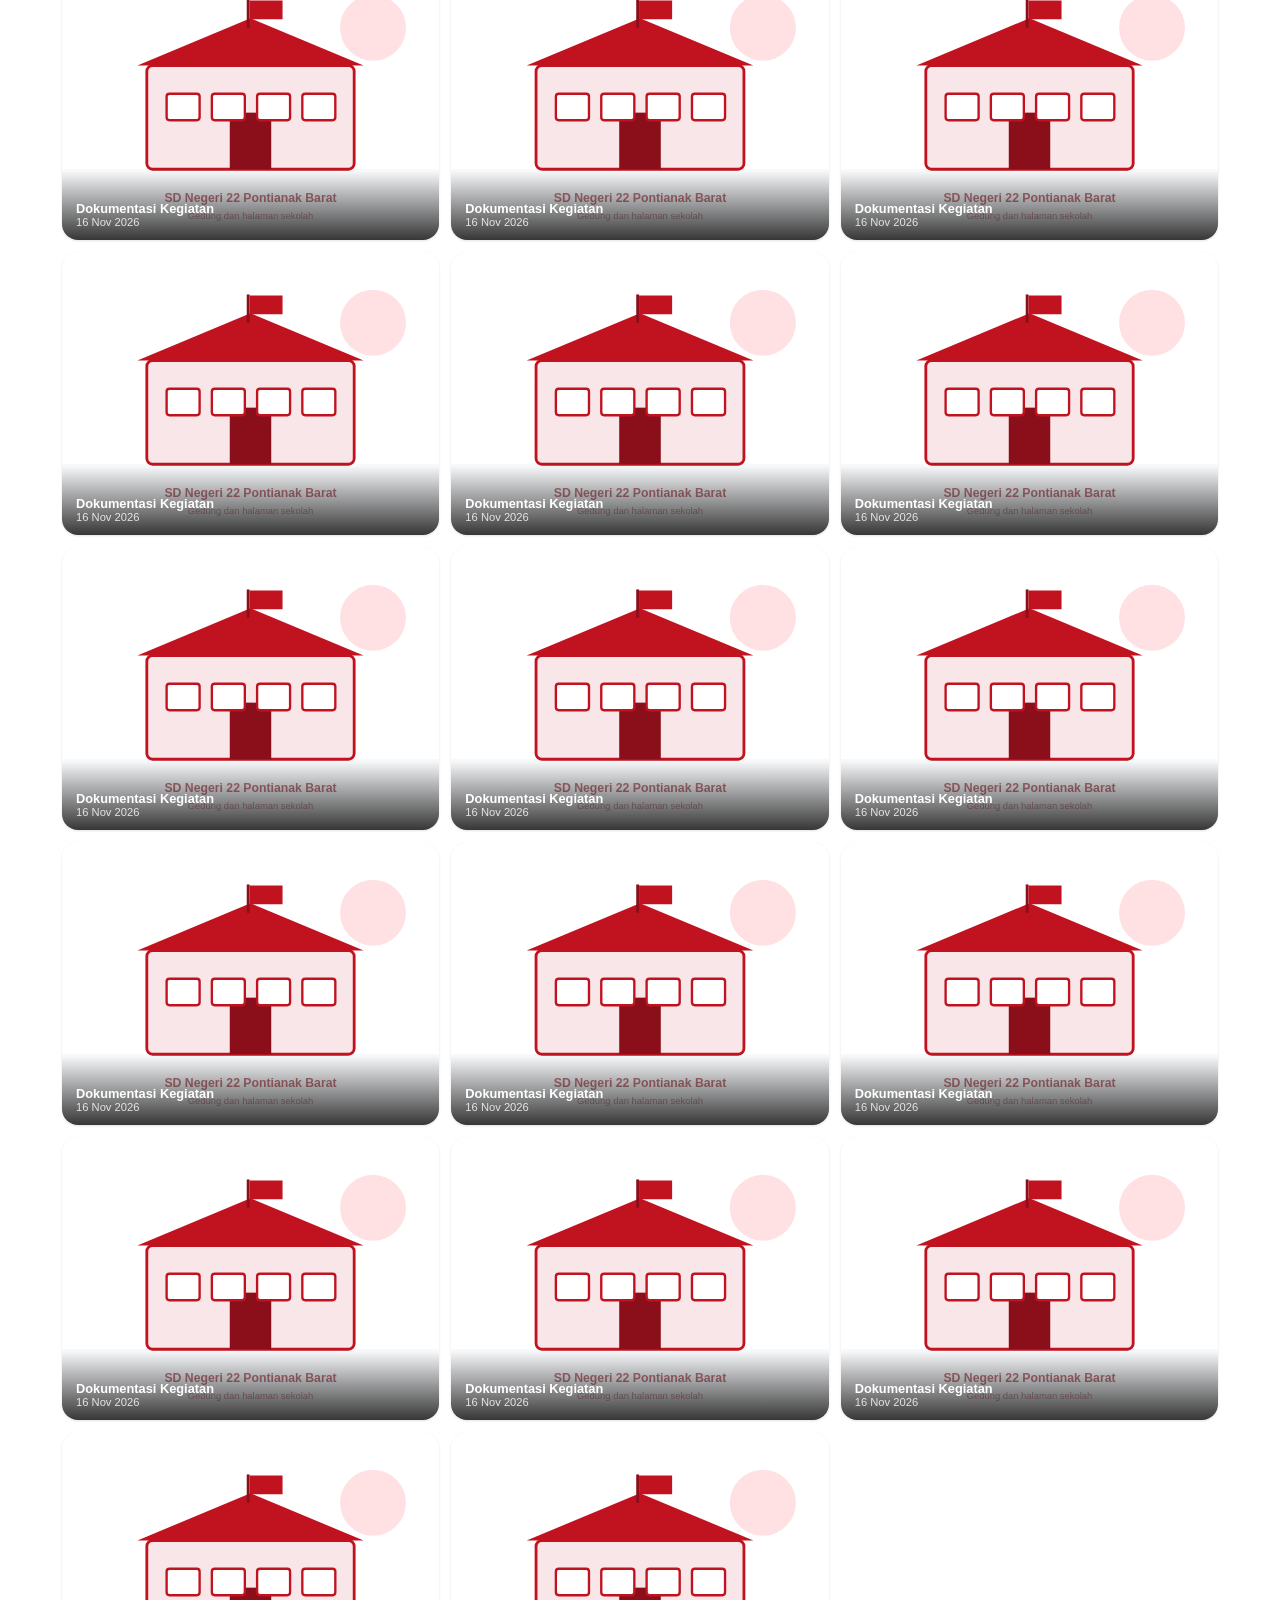
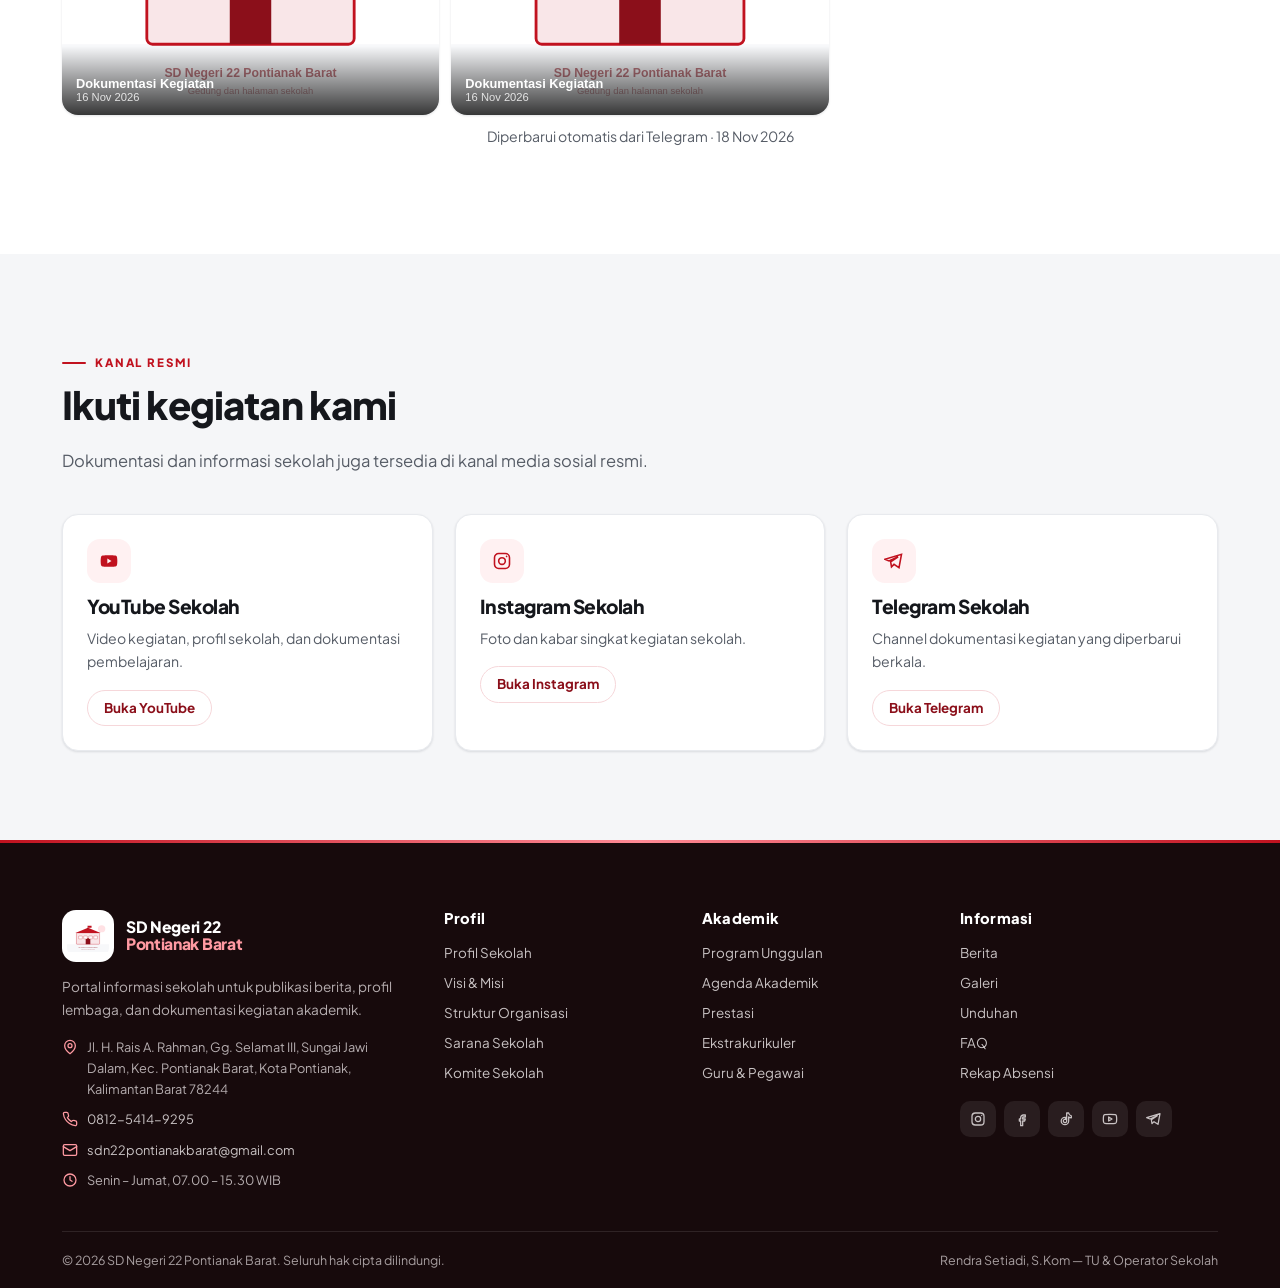
<file: galeri.html>
<!DOCTYPE html>
<html lang="id">
<head>
<meta charset="utf-8" />
<meta name="viewport" content="width=device-width, initial-scale=1" />
<title>Galeri Foto &amp; Video — SDN 22 Pontianak Barat</title>
<meta name="description" content="Galeri foto dan video kegiatan SD Negeri 22 Pontianak Barat: pembelajaran, upacara, ekstrakurikuler, prestasi, dan dokumentasi sekolah." />
<meta name="theme-color" content="#c1121f" />
<link rel="icon" href="assets/img/gedung.svg" type="image/svg+xml" />
<link rel="preconnect" href="https://fonts.googleapis.com" />
<link rel="preconnect" href="https://fonts.gstatic.com" crossorigin />
<link href="https://fonts.googleapis.com/css2?family=Plus+Jakarta+Sans:wght@400;500;600;700;800&display=swap" rel="stylesheet" />
<link rel="stylesheet" href="assets/css/style.css" />
<script>document.documentElement.classList.add("js");</script>
</head>
<body data-page="galeri">

<div data-site-header></div>

<main id="main">

<section class="page-hero">
  <div class="container">
    <div class="crumbs"><a href="index.html">Beranda</a> <span>/</span> <span>Galeri</span></div>
    <h1>Galeri Foto &amp; Video</h1>
    <p>Dokumentasi kegiatan pembelajaran, upacara, ekstrakurikuler, prestasi, dan momen sekolah.</p>
  </div>
</section>

<section class="section">
  <div class="container">
    <div data-tabs>
      <div class="tabs" role="tablist">
        <button class="tab is-active" type="button" data-tab="gal-foto" role="tab" aria-selected="true">Galeri Foto</button>
        <button class="tab" type="button" data-tab="gal-video" role="tab" aria-selected="false">Galeri Video</button>
      </div>

      <div class="tab-panel" data-panel="gal-foto" id="foto">
        <div class="section-head section-head--sm">
          <div class="section-head__copy">
            <span class="eyebrow">Album Kegiatan</span>
            <h2>Foto kegiatan sekolah</h2>
            <p>Klik foto untuk memperbesar.</p>
          </div>
        </div>
        <div class="media-grid media-grid--3" data-photo-grid></div>

        <div class="section-head section-head--sm" style="margin-top:48px">
          <div class="section-head__copy">
            <span class="eyebrow">Telegram</span>
            <h2>Dokumentasi terbaru</h2>
            <p>Foto kegiatan yang diperbarui otomatis dari channel Telegram sekolah.</p>
          </div>
          <a class="link-more" data-link="telegram">Buka channel
            <svg width="15" height="15" viewBox="0 0 24 24" fill="none" stroke="currentColor" stroke-width="2.2" stroke-linecap="round"><path d="M5 12h14M13 6l6 6-6 6"/></svg>
          </a>
        </div>
        <div class="media-grid media-grid--3" data-telegram-gallery></div>
        <p class="small muted center" style="margin-top:10px" data-telegram-updated></p>
      </div>

      <div class="tab-panel" data-panel="gal-video" id="video" hidden>
        <div class="section-head section-head--sm">
          <div class="section-head__copy">
            <span class="eyebrow">Album Video</span>
            <h2>Video kegiatan &amp; profil sekolah</h2>
            <p>Klik video untuk memutar langsung.</p>
          </div>
        </div>
        <div class="video-grid" data-video-grid></div>
      </div>
    </div>
  </div>
</section>

<section class="section section--abu">
  <div class="container">
    <div class="section-head reveal">
      <div class="section-head__copy">
        <span class="eyebrow">Kanal Resmi</span>
        <h2>Ikuti kegiatan kami</h2>
        <p>Dokumentasi dan informasi sekolah juga tersedia di kanal media sosial resmi.</p>
      </div>
    </div>
    <div class="grid grid--3">
      <article class="card reveal"><div class="card__body">
        <div class="quick__icon" style="margin-bottom:12px"><svg width="20" height="20" viewBox="0 0 24 24" fill="currentColor"><path d="M21.6 7.2a2.5 2.5 0 0 0-1.8-1.8C18.2 5 12 5 12 5s-6.2 0-7.8.4A2.5 2.5 0 0 0 2.4 7.2 26 26 0 0 0 2 12a26 26 0 0 0 .4 4.8 2.5 2.5 0 0 0 1.8 1.8C5.8 19 12 19 12 19s6.2 0 7.8-.4a2.5 2.5 0 0 0 1.8-1.8A26 26 0 0 0 22 12a26 26 0 0 0-.4-4.8ZM10 15V9l5 3-5 3Z"/></svg></div>
        <h3>YouTube Sekolah</h3>
        <p class="small muted">Video kegiatan, profil sekolah, dan dokumentasi pembelajaran.</p>
        <a class="btn btn--ghost btn--sm" data-link="youtube">Buka YouTube</a>
      </div></article>
      <article class="card reveal"><div class="card__body">
        <div class="quick__icon" style="margin-bottom:12px"><svg width="20" height="20" viewBox="0 0 24 24" fill="none" stroke="currentColor" stroke-width="1.9"><rect x="3" y="3" width="18" height="18" rx="5"/><circle cx="12" cy="12" r="4"/><circle cx="17.5" cy="6.5" r="1" fill="currentColor" stroke="none"/></svg></div>
        <h3>Instagram Sekolah</h3>
        <p class="small muted">Foto dan kabar singkat kegiatan sekolah.</p>
        <a class="btn btn--ghost btn--sm" data-link="instagram">Buka Instagram</a>
      </div></article>
      <article class="card reveal"><div class="card__body">
        <div class="quick__icon" style="margin-bottom:12px"><svg width="20" height="20" viewBox="0 0 24 24" fill="none" stroke="currentColor" stroke-width="1.9" stroke-linecap="round"><path d="m21 4-3 16-6-4-3 3-1-6 9-6-11 5-5-2 20-6Z"/></svg></div>
        <h3>Telegram Sekolah</h3>
        <p class="small muted">Channel dokumentasi kegiatan yang diperbarui berkala.</p>
        <a class="btn btn--ghost btn--sm" data-link="telegram">Buka Telegram</a>
      </div></article>
    </div>
  </div>
</section>

</main>

<div data-site-footer></div>

<script src="assets/data/telegram.js"></script>
<script src="assets/js/data.js"></script>
<script src="assets/js/app.js"></script>
</body>
</html>
</file>
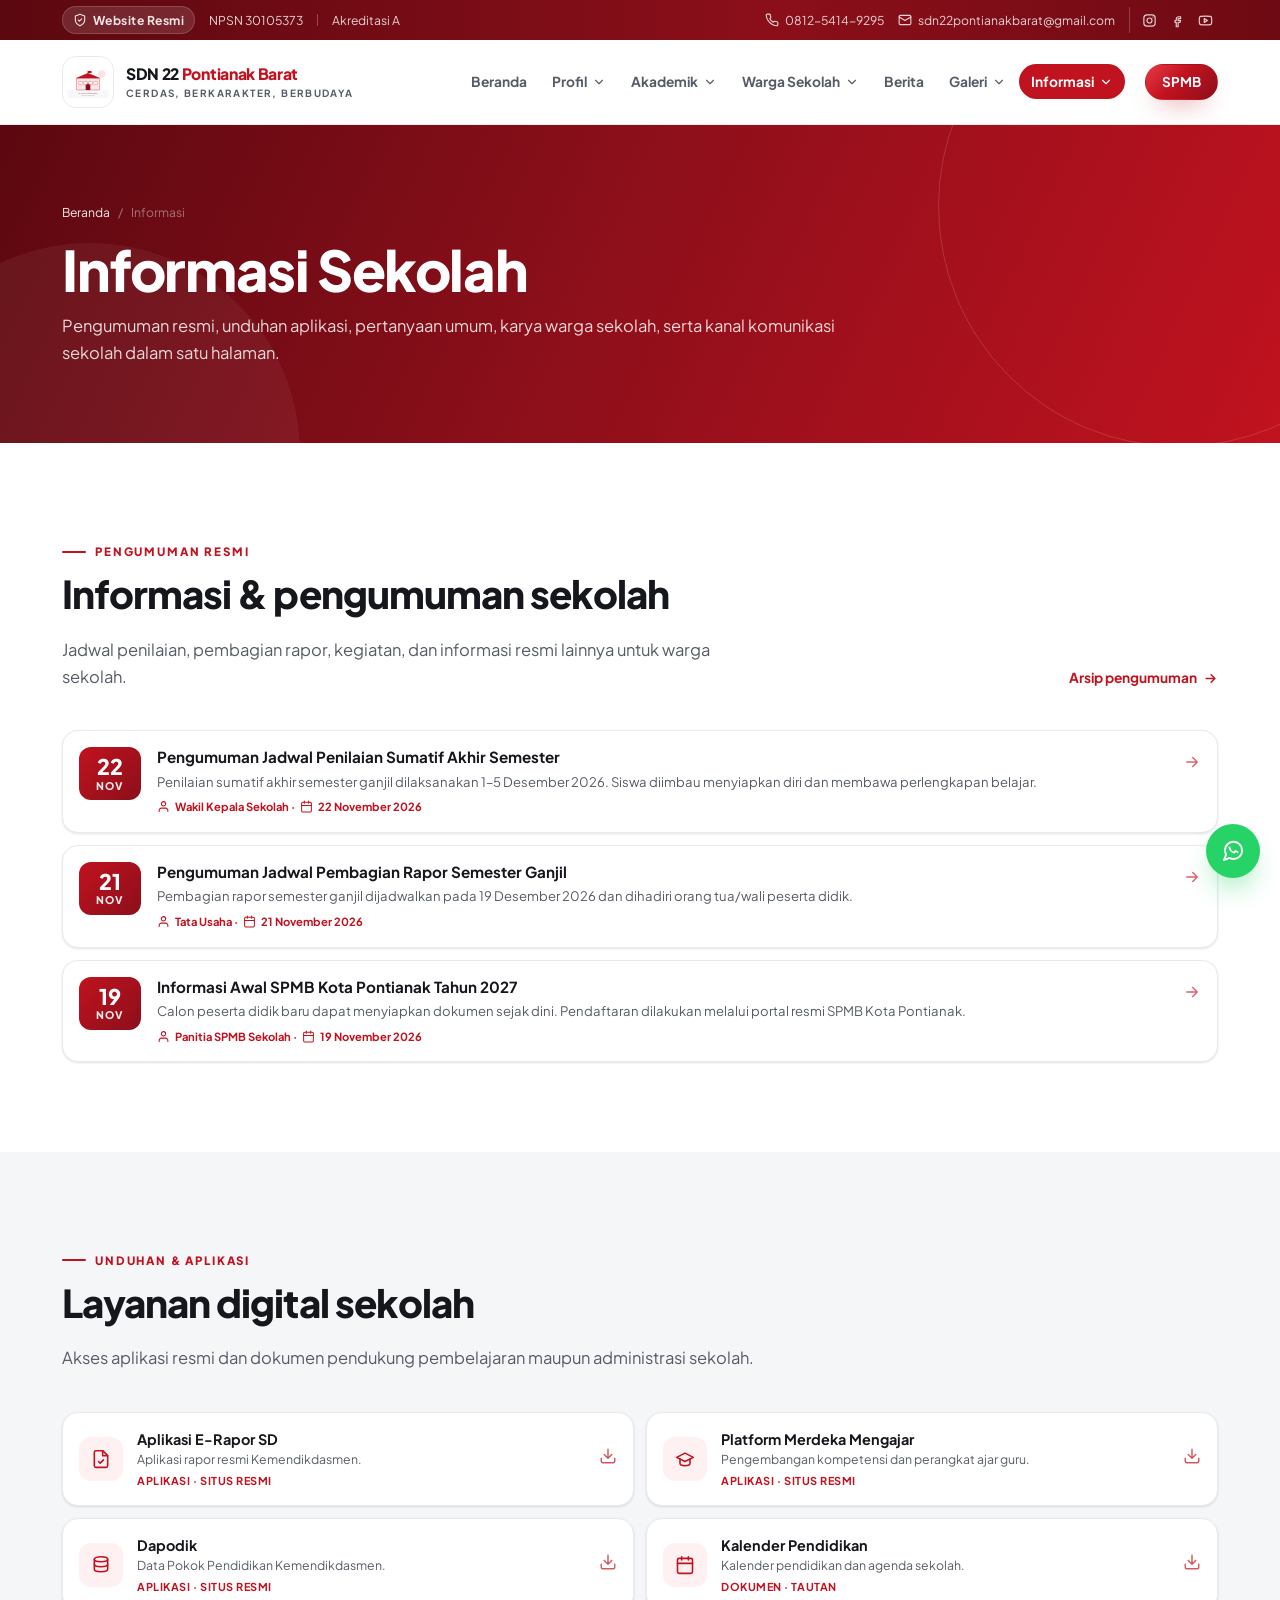
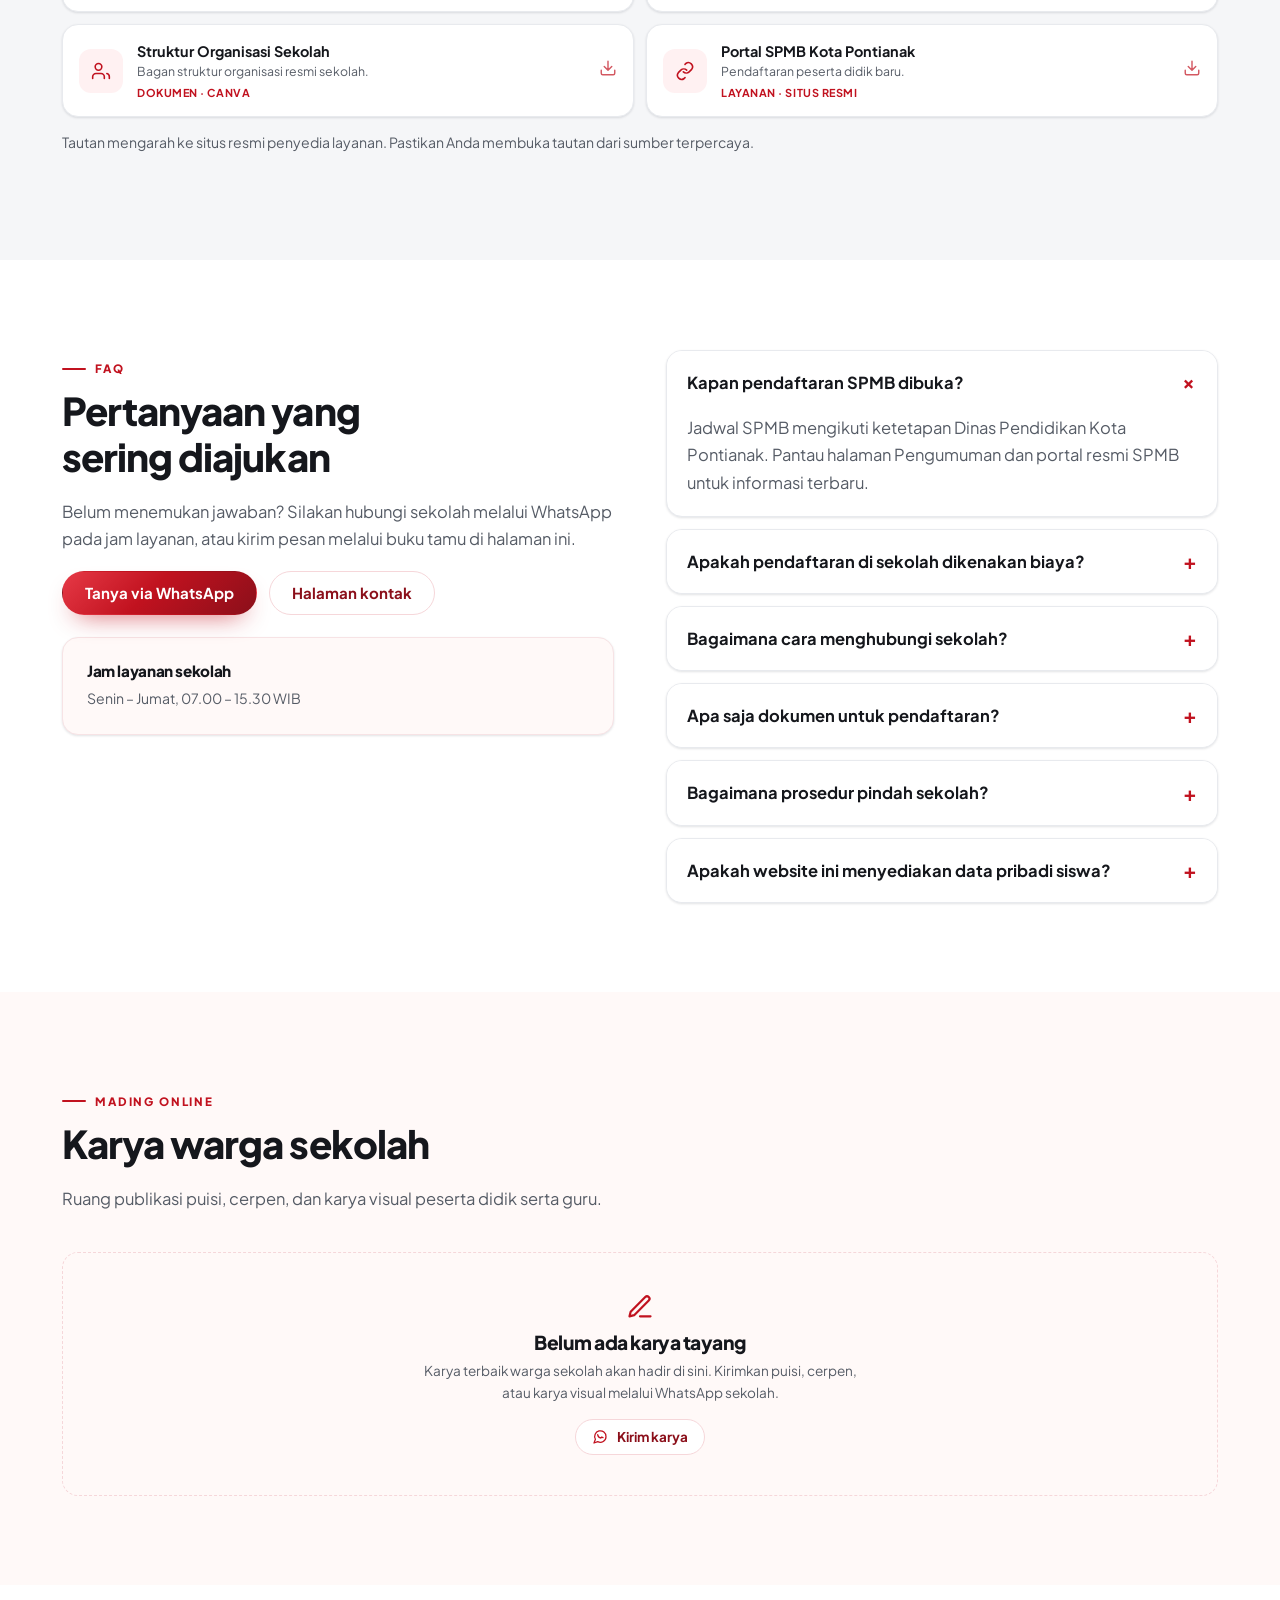
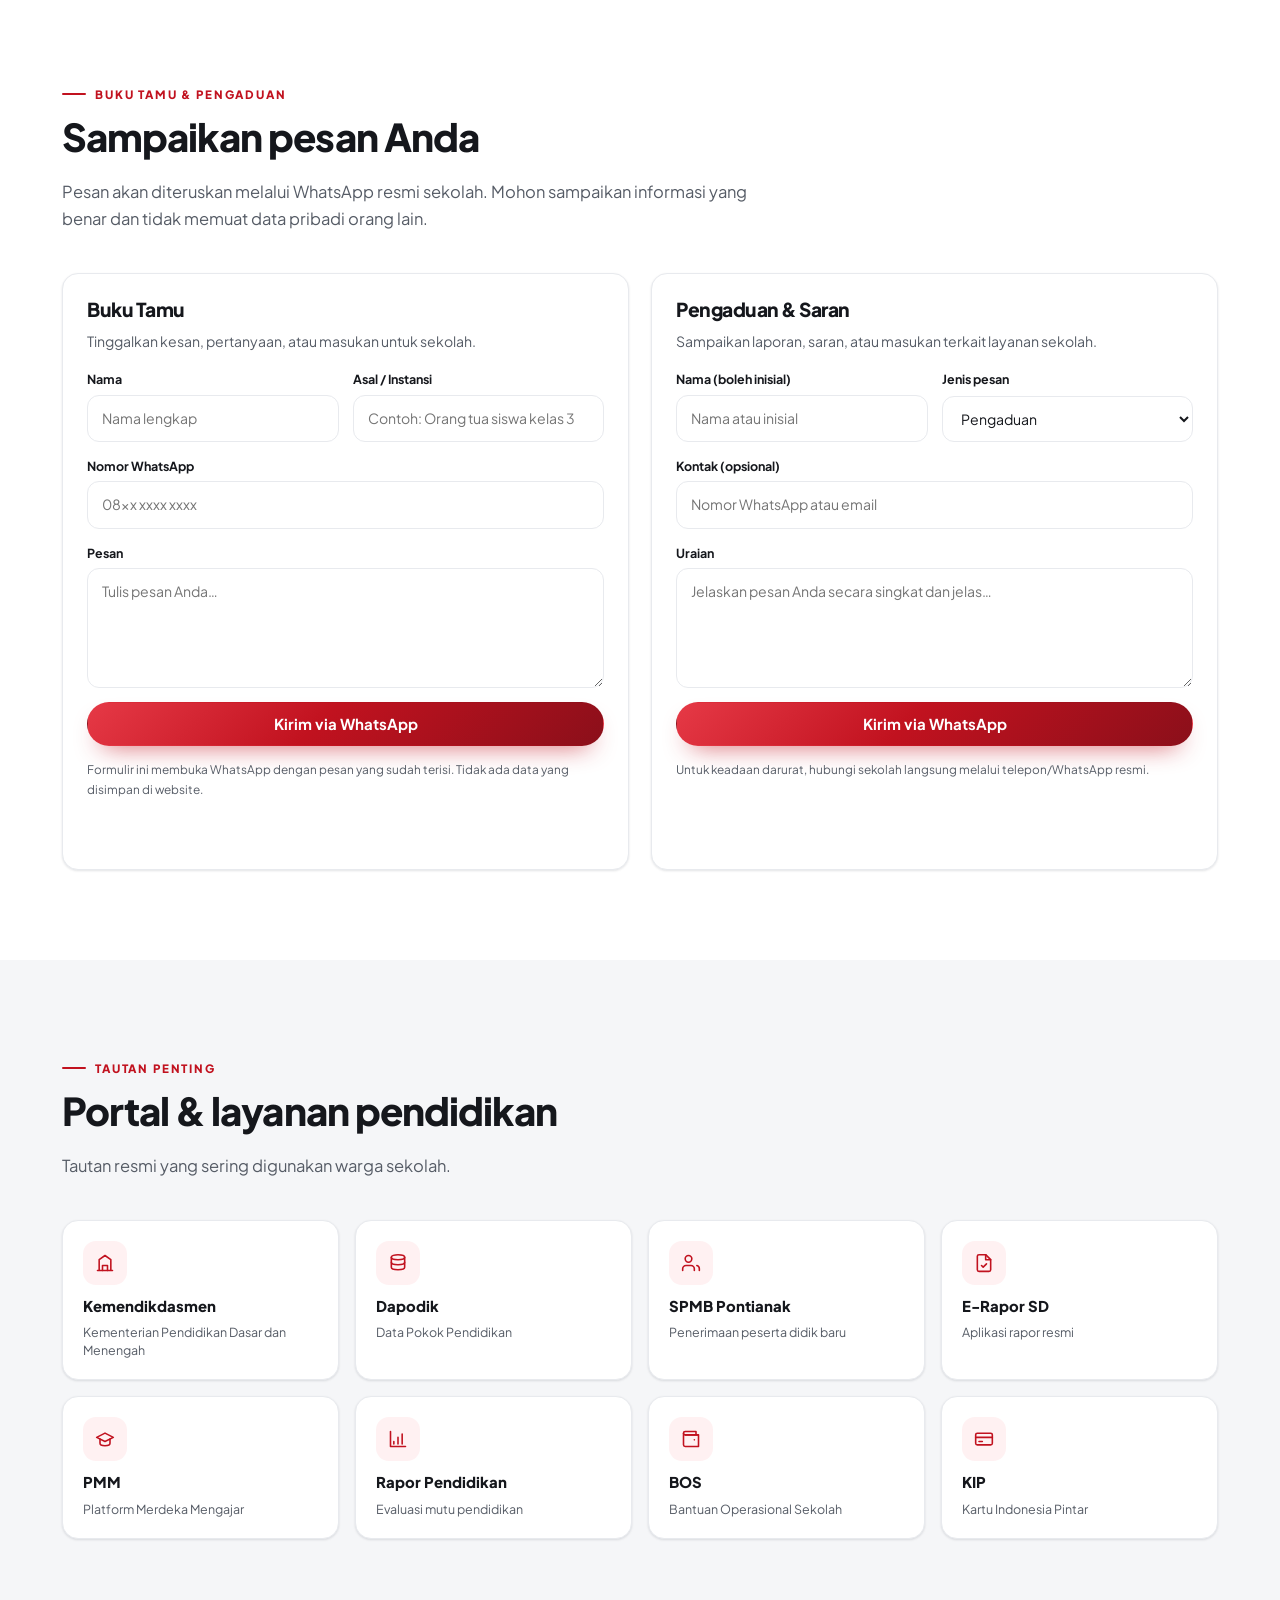
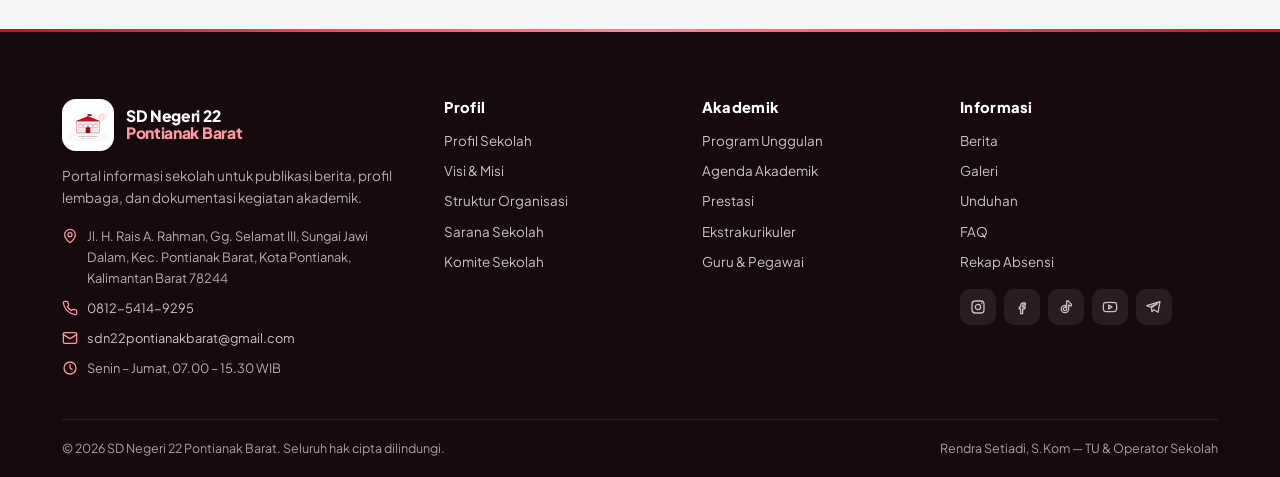
<file: informasi.html>
<!DOCTYPE html>
<html lang="id">
<head>
<meta charset="utf-8" />
<meta name="viewport" content="width=device-width, initial-scale=1" />
<title>Informasi, Pengumuman &amp; Unduhan — SDN 22 Pontianak Barat</title>
<meta name="description" content="Pengumuman resmi, unduhan aplikasi, FAQ, mading online, buku tamu, dan tautan penting SD Negeri 22 Pontianak Barat." />
<meta name="theme-color" content="#c1121f" />
<link rel="icon" href="assets/img/gedung.svg" type="image/svg+xml" />
<link rel="preconnect" href="https://fonts.googleapis.com" />
<link rel="preconnect" href="https://fonts.gstatic.com" crossorigin />
<link href="https://fonts.googleapis.com/css2?family=Plus+Jakarta+Sans:wght@400;500;600;700;800&display=swap" rel="stylesheet" />
<link rel="stylesheet" href="assets/css/style.css" />
<script>document.documentElement.classList.add("js");</script>
</head>
<body data-page="informasi">

<div data-site-header></div>

<main id="main">

<section class="page-hero">
  <div class="container">
    <div class="crumbs"><a href="index.html">Beranda</a> <span>/</span> <span>Informasi</span></div>
    <h1>Informasi Sekolah</h1>
    <p>Pengumuman resmi, unduhan aplikasi, pertanyaan umum, karya warga sekolah, serta kanal komunikasi sekolah dalam satu halaman.</p>
  </div>
</section>

<!-- ================= PENGUMUMAN ================= -->
<section class="section" id="pengumuman">
  <div class="container">
    <div class="section-head reveal">
      <div class="section-head__copy">
        <span class="eyebrow">Pengumuman Resmi</span>
        <h2>Informasi &amp; pengumuman sekolah</h2>
        <p>Jadwal penilaian, pembagian rapor, kegiatan, dan informasi resmi lainnya untuk warga sekolah.</p>
      </div>
      <a class="link-more" href="berita.html?kategori=Pengumuman">Arsip pengumuman
        <svg width="15" height="15" viewBox="0 0 24 24" fill="none" stroke="currentColor" stroke-width="2.2" stroke-linecap="round"><path d="M5 12h14M13 6l6 6-6 6"/></svg>
      </a>
    </div>
    <div class="notice-list reveal" data-pengumuman></div>
  </div>
</section>

<!-- ================= UNDUHAN ================= -->
<section class="section section--abu" id="unduhan">
  <div class="container">
    <div class="section-head reveal">
      <div class="section-head__copy">
        <span class="eyebrow">Unduhan &amp; Aplikasi</span>
        <h2>Layanan digital sekolah</h2>
        <p>Akses aplikasi resmi dan dokumen pendukung pembelajaran maupun administrasi sekolah.</p>
      </div>
    </div>
    <div class="download-list reveal" data-unduhan></div>
    <p class="small muted" style="margin-top:14px">Tautan mengarah ke situs resmi penyedia layanan. Pastikan Anda membuka tautan dari sumber terpercaya.</p>
  </div>
</section>

<!-- ================= FAQ ================= -->
<section class="section" id="faq">
  <div class="container">
    <div class="split split--start">
      <div class="reveal">
        <span class="eyebrow">FAQ</span>
        <h2>Pertanyaan yang sering diajukan</h2>
        <p class="muted">Belum menemukan jawaban? Silakan hubungi sekolah melalui WhatsApp pada jam layanan, atau kirim pesan melalui buku tamu di halaman ini.</p>
        <div class="cta__actions" style="margin-top:18px">
          <a class="btn btn--primary" data-wa href="#">Tanya via WhatsApp</a>
          <a class="btn btn--ghost" href="kontak.html">Halaman kontak</a>
        </div>
        <div class="card card--soft" style="margin-top:22px">
          <div class="card__body">
            <h3 style="font-size:.95rem">Jam layanan sekolah</h3>
            <p class="small muted" style="margin:6px 0 0" data-cfg="sekolah.jamLayanan">Senin – Jumat, 07.00 – 15.30 WIB</p>
          </div>
        </div>
      </div>
      <div class="reveal" data-faq></div>
    </div>
  </div>
</section>

<!-- ================= MADING ================= -->
<section class="section section--krem" id="mading">
  <div class="container">
    <div class="section-head reveal">
      <div class="section-head__copy">
        <span class="eyebrow">Mading Online</span>
        <h2>Karya warga sekolah</h2>
        <p>Ruang publikasi puisi, cerpen, dan karya visual peserta didik serta guru.</p>
      </div>
    </div>
    <div class="reveal" data-mading></div>
  </div>
</section>

<!-- ================= BUKU TAMU & PENGADUAN ================= -->
<section class="section" id="buku-tamu">
  <div class="container">
    <div class="section-head reveal">
      <div class="section-head__copy">
        <span class="eyebrow">Buku Tamu &amp; Pengaduan</span>
        <h2>Sampaikan pesan Anda</h2>
        <p>Pesan akan diteruskan melalui WhatsApp resmi sekolah. Mohon sampaikan informasi yang benar dan tidak memuat data pribadi orang lain.</p>
      </div>
    </div>
    <div class="grid grid--2">
      <div class="card reveal">
        <div class="card__body">
          <h3>Buku Tamu</h3>
          <p class="small muted" style="margin-bottom:16px">Tinggalkan kesan, pertanyaan, atau masukan untuk sekolah.</p>
          <form class="form" data-wa-form data-subject="Buku Tamu Website">
            <div class="form__row">
              <div class="field">
                <label for="tamu-nama">Nama</label>
                <input id="tamu-nama" name="Nama" type="text" placeholder="Nama lengkap" required />
              </div>
              <div class="field">
                <label for="tamu-asal">Asal / Instansi</label>
                <input id="tamu-asal" name="Asal" type="text" placeholder="Contoh: Orang tua siswa kelas 3" />
              </div>
            </div>
            <div class="field">
              <label for="tamu-wa">Nomor WhatsApp</label>
              <input id="tamu-wa" name="WhatsApp" type="tel" inputmode="tel" placeholder="08xx xxxx xxxx" />
            </div>
            <div class="field">
              <label for="tamu-pesan">Pesan</label>
              <textarea id="tamu-pesan" name="Pesan" placeholder="Tulis pesan Anda…" required></textarea>
            </div>
            <button class="btn btn--primary" type="submit">Kirim via WhatsApp</button>
            <p class="form__note">Formulir ini membuka WhatsApp dengan pesan yang sudah terisi. Tidak ada data yang disimpan di website.</p>
            <p class="form__status" data-form-status></p>
          </form>
        </div>
      </div>

      <div class="card reveal">
        <div class="card__body">
          <h3>Pengaduan &amp; Saran</h3>
          <p class="small muted" style="margin-bottom:16px">Sampaikan laporan, saran, atau masukan terkait layanan sekolah.</p>
          <form class="form" data-wa-form data-subject="Pengaduan / Saran Website">
            <div class="form__row">
              <div class="field">
                <label for="aduan-nama">Nama (boleh inisial)</label>
                <input id="aduan-nama" name="Nama" type="text" placeholder="Nama atau inisial" required />
              </div>
              <div class="field">
                <label for="aduan-jenis">Jenis pesan</label>
                <select id="aduan-jenis" name="Jenis">
                  <option>Pengaduan</option>
                  <option>Saran</option>
                  <option>Pertanyaan</option>
                  <option>Apresiasi</option>
                </select>
              </div>
            </div>
            <div class="field">
              <label for="aduan-kontak">Kontak (opsional)</label>
              <input id="aduan-kontak" name="Kontak" type="text" placeholder="Nomor WhatsApp atau email" />
            </div>
            <div class="field">
              <label for="aduan-pesan">Uraian</label>
              <textarea id="aduan-pesan" name="Uraian" placeholder="Jelaskan pesan Anda secara singkat dan jelas…" required></textarea>
            </div>
            <button class="btn btn--primary" type="submit">Kirim via WhatsApp</button>
            <p class="form__note">Untuk keadaan darurat, hubungi sekolah langsung melalui telepon/WhatsApp resmi.</p>
            <p class="form__status" data-form-status></p>
          </form>
        </div>
      </div>
    </div>
  </div>
</section>

<!-- ================= TAUTAN PENTING ================= -->
<section class="section section--abu" id="tautan">
  <div class="container">
    <div class="section-head reveal">
      <div class="section-head__copy">
        <span class="eyebrow">Tautan Penting</span>
        <h2>Portal &amp; layanan pendidikan</h2>
        <p>Tautan resmi yang sering digunakan warga sekolah.</p>
      </div>
    </div>
    <div class="quick-grid reveal" data-tautan></div>
  </div>
</section>

</main>

<div data-site-footer></div>

<script src="assets/js/data.js"></script>
<script src="assets/js/app.js"></script>
</body>
</html>
</file>
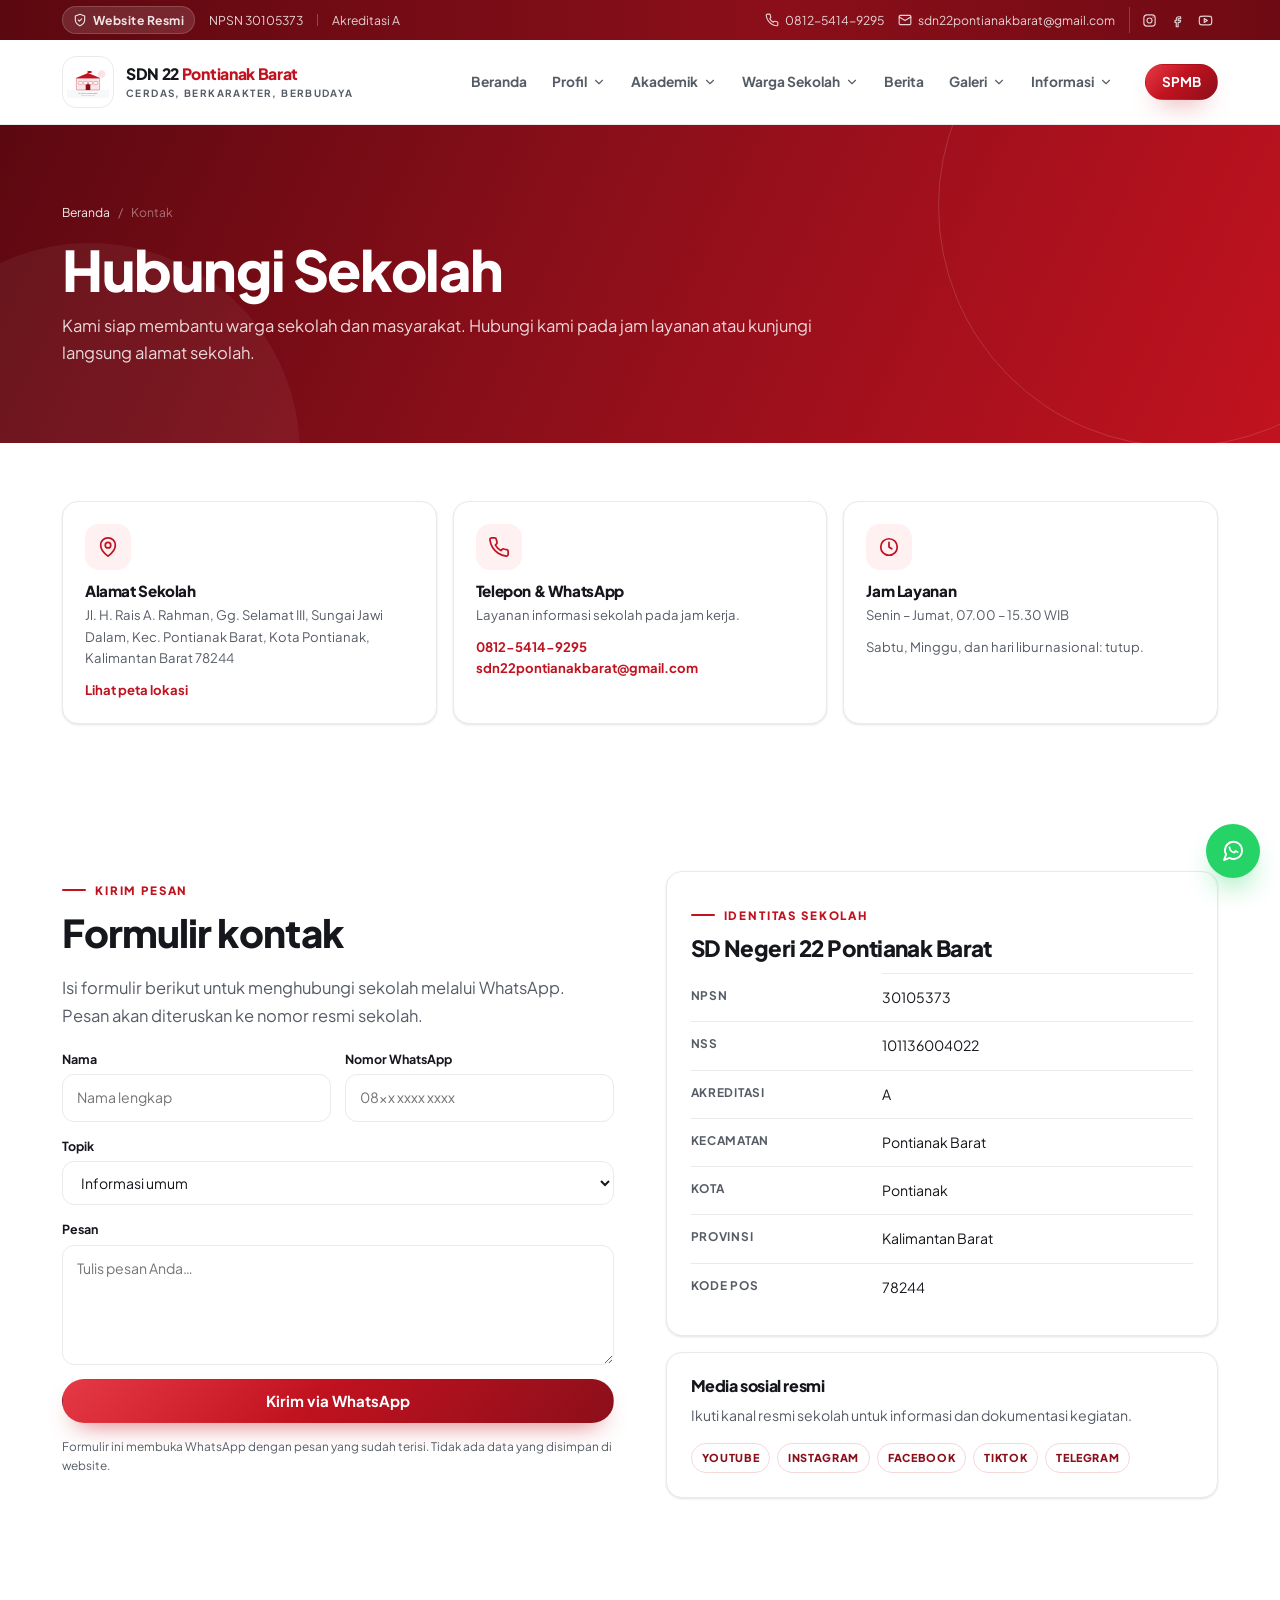
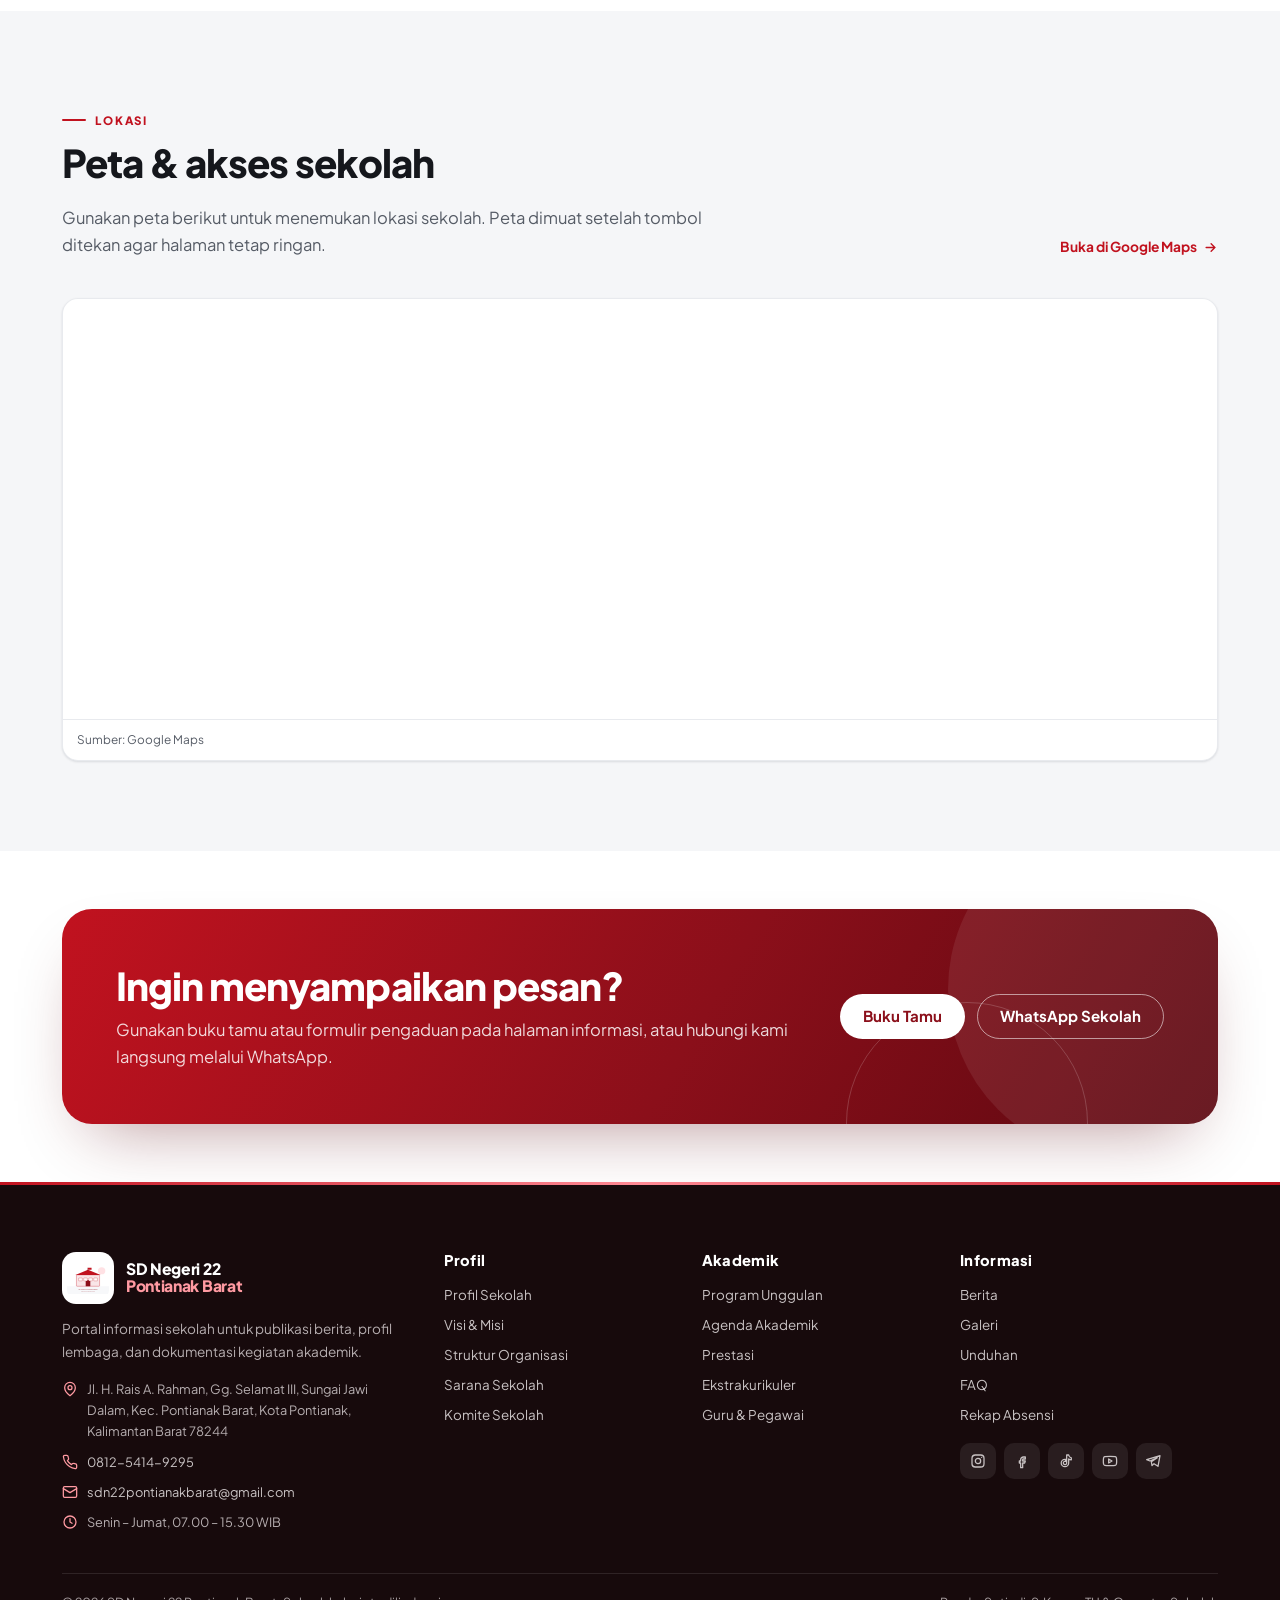
<file: kontak.html>
<!DOCTYPE html>
<html lang="id">
<head>
<meta charset="utf-8" />
<meta name="viewport" content="width=device-width, initial-scale=1" />
<title>Kontak &amp; Lokasi — SDN 22 Pontianak Barat</title>
<meta name="description" content="Alamat, telepon, WhatsApp, email, jam layanan, dan lokasi SD Negeri 22 Pontianak Barat di Kecamatan Pontianak Barat, Kota Pontianak." />
<meta name="theme-color" content="#c1121f" />
<link rel="icon" href="assets/img/gedung.svg" type="image/svg+xml" />
<link rel="preconnect" href="https://fonts.googleapis.com" />
<link rel="preconnect" href="https://fonts.gstatic.com" crossorigin />
<link href="https://fonts.googleapis.com/css2?family=Plus+Jakarta+Sans:wght@400;500;600;700;800&display=swap" rel="stylesheet" />
<link rel="stylesheet" href="assets/css/style.css" />
<script>document.documentElement.classList.add("js");</script>
</head>
<body data-page="kontak">

<div data-site-header></div>

<main id="main">

<section class="page-hero">
  <div class="container">
    <div class="crumbs"><a href="index.html">Beranda</a> <span>/</span> <span>Kontak</span></div>
    <h1>Hubungi Sekolah</h1>
    <p>Kami siap membantu warga sekolah dan masyarakat. Hubungi kami pada jam layanan atau kunjungi langsung alamat sekolah.</p>
  </div>
</section>

<!-- ================= KARTU KONTAK ================= -->
<section class="section section--tight">
  <div class="container">
    <div class="contact-grid">
      <article class="contact-card reveal">
        <div class="contact-card__icon">
          <svg width="22" height="22" viewBox="0 0 24 24" fill="none" stroke="currentColor" stroke-width="1.9" stroke-linecap="round" stroke-linejoin="round"><path d="M20 10c0 6-8 12-8 12s-8-6-8-12a8 8 0 0 1 16 0Z"/><circle cx="12" cy="10" r="3"/></svg>
        </div>
        <h3>Alamat Sekolah</h3>
        <p data-cfg="sekolah.alamat">Jl. H. Rais A. Rahman, Gg. Selamat III, Sungai Jawi Dalam, Kec. Pontianak Barat, Kota Pontianak, Kalimantan Barat 78244</p>
        <p style="margin-top:10px"><a href="#lokasi">Lihat peta lokasi</a></p>
      </article>

      <article class="contact-card reveal">
        <div class="contact-card__icon">
          <svg width="22" height="22" viewBox="0 0 24 24" fill="none" stroke="currentColor" stroke-width="1.9" stroke-linecap="round" stroke-linejoin="round"><path d="M22 16.9v3a2 2 0 0 1-2.2 2 19.8 19.8 0 0 1-8.6-3.1 19.5 19.5 0 0 1-6-6A19.8 19.8 0 0 1 2.1 4.2 2 2 0 0 1 4.1 2h3a2 2 0 0 1 2 1.7c.1 1 .4 1.9.7 2.8a2 2 0 0 1-.5 2.1L8.1 9.9a16 16 0 0 0 6 6l1.3-1.3a2 2 0 0 1 2.1-.4c.9.3 1.8.6 2.8.7a2 2 0 0 1 1.7 2Z"/></svg>
        </div>
        <h3>Telepon &amp; WhatsApp</h3>
        <p>Layanan informasi sekolah pada jam kerja.</p>
        <p style="margin-top:10px"><a data-wa href="#" data-cfg="sekolah.telepon">0812-5414-9295</a></p>
        <p><a data-email href="#" data-cfg="sekolah.email">sdn22pontianakbarat@gmail.com</a></p>
      </article>

      <article class="contact-card reveal">
        <div class="contact-card__icon">
          <svg width="22" height="22" viewBox="0 0 24 24" fill="none" stroke="currentColor" stroke-width="1.9" stroke-linecap="round" stroke-linejoin="round"><circle cx="12" cy="12" r="9"/><path d="M12 7v5l3 2"/></svg>
        </div>
        <h3>Jam Layanan</h3>
        <p data-cfg="sekolah.jamLayanan">Senin – Jumat, 07.00 – 15.30 WIB</p>
        <p style="margin-top:10px">Sabtu, Minggu, dan hari libur nasional: tutup.</p>
      </article>
    </div>
  </div>
</section>

<!-- ================= FORM & INFO ================= -->
<section class="section">
  <div class="container">
    <div class="split split--start">
      <div class="reveal">
        <span class="eyebrow">Kirim Pesan</span>
        <h2>Formulir kontak</h2>
        <p class="muted">Isi formulir berikut untuk menghubungi sekolah melalui WhatsApp. Pesan akan diteruskan ke nomor resmi sekolah.</p>
        <form class="form" data-wa-form data-subject="Pesan dari Halaman Kontak" style="margin-top:20px">
          <div class="form__row">
            <div class="field">
              <label for="kontak-nama">Nama</label>
              <input id="kontak-nama" name="Nama" type="text" placeholder="Nama lengkap" required />
            </div>
            <div class="field">
              <label for="kontak-wa">Nomor WhatsApp</label>
              <input id="kontak-wa" name="WhatsApp" type="tel" inputmode="tel" placeholder="08xx xxxx xxxx" required />
            </div>
          </div>
          <div class="field">
            <label for="kontak-topik">Topik</label>
            <select id="kontak-topik" name="Topik">
              <option>Informasi umum</option>
              <option>Pendaftaran / SPMB</option>
              <option>Administrasi &amp; surat</option>
              <option>Prestasi &amp; ekstrakurikuler</option>
              <option>Kerja sama / kunjungan</option>
              <option>Lainnya</option>
            </select>
          </div>
          <div class="field">
            <label for="kontak-pesan">Pesan</label>
            <textarea id="kontak-pesan" name="Pesan" placeholder="Tulis pesan Anda…" required></textarea>
          </div>
          <button class="btn btn--primary" type="submit">Kirim via WhatsApp</button>
          <p class="form__note">Formulir ini membuka WhatsApp dengan pesan yang sudah terisi. Tidak ada data yang disimpan di website.</p>
          <p class="form__status" data-form-status></p>
        </form>
      </div>

      <div class="reveal">
        <div class="card">
          <div class="card__body">
            <span class="eyebrow">Identitas Sekolah</span>
            <h2 style="font-size:1.4rem">SD Negeri 22 Pontianak Barat</h2>
            <table class="info-table" style="margin-top:12px">
              <tbody>
                <tr><th>NPSN</th><td data-cfg="sekolah.npsn">30105373</td></tr>
                <tr><th>NSS</th><td data-cfg="sekolah.nss">101136004022</td></tr>
                <tr><th>Akreditasi</th><td data-cfg="sekolah.akreditasi">A</td></tr>
                <tr><th>Kecamatan</th><td data-cfg="sekolah.kecamatan">Pontianak Barat</td></tr>
                <tr><th>Kota</th><td data-cfg="sekolah.kota">Pontianak</td></tr>
                <tr><th>Provinsi</th><td data-cfg="sekolah.provinsi">Kalimantan Barat</td></tr>
                <tr><th>Kode Pos</th><td data-cfg="sekolah.kodePos">78244</td></tr>
              </tbody>
            </table>
          </div>
        </div>

        <div class="card" style="margin-top:16px">
          <div class="card__body">
            <h3 style="font-size:1rem">Media sosial resmi</h3>
            <p class="small muted">Ikuti kanal resmi sekolah untuk informasi dan dokumentasi kegiatan.</p>
            <div class="chips" style="margin-top:12px">
              <a class="chip" data-link="youtube" href="#">YouTube</a>
              <a class="chip" data-link="instagram" href="#">Instagram</a>
              <a class="chip" data-link="facebook" href="#">Facebook</a>
              <a class="chip" data-link="tiktok" href="#">TikTok</a>
              <a class="chip" data-link="telegram" href="#">Telegram</a>
            </div>
          </div>
        </div>
      </div>
    </div>
  </div>
</section>

<!-- ================= LOKASI ================= -->
<section class="section section--abu" id="lokasi">
  <div class="container">
    <div class="section-head reveal">
      <div class="section-head__copy">
        <span class="eyebrow">Lokasi</span>
        <h2>Peta &amp; akses sekolah</h2>
        <p>Gunakan peta berikut untuk menemukan lokasi sekolah. Peta dimuat setelah tombol ditekan agar halaman tetap ringan.</p>
      </div>
      <a class="link-more" href="https://www.google.com/maps/search/?api=1&amp;query=SDN+22+Pontianak+Barat" target="_blank" rel="noopener">Buka di Google Maps
        <svg width="15" height="15" viewBox="0 0 24 24" fill="none" stroke="currentColor" stroke-width="2.2" stroke-linecap="round"><path d="M5 12h14M13 6l6 6-6 6"/></svg>
      </a>
    </div>
    <div class="embed reveal" data-embed="maps" data-title="Peta lokasi SD Negeri 22 Pontianak Barat">
      <div class="embed__inner">
        <div class="embed__placeholder">
          <div>
            <div class="embed__placeholder-icon"><svg width="22" height="22" viewBox="0 0 24 24" fill="none" stroke="currentColor" stroke-width="1.9" stroke-linecap="round" stroke-linejoin="round"><path d="M20 10c0 6-8 12-8 12s-8-6-8-12a8 8 0 0 1 16 0Z"/><circle cx="12" cy="10" r="3"/></svg></div>
            <h4>Peta Lokasi Sekolah</h4>
            <p>Jl. H. Rais A. Rahman, Gg. Selamat III, Sungai Jawi Dalam, Pontianak Barat.</p>
            <button class="btn btn--ghost btn--sm" data-load type="button">Muat peta</button>
          </div>
        </div>
      </div>
      <div class="embed__note">Sumber: Google Maps</div>
    </div>
  </div>
</section>

<!-- ================= CTA ================= -->
<section class="section section--tight">
  <div class="container">
    <div class="cta reveal">
      <div>
        <h2>Ingin menyampaikan pesan?</h2>
        <p>Gunakan buku tamu atau formulir pengaduan pada halaman informasi, atau hubungi kami langsung melalui WhatsApp.</p>
      </div>
      <div class="cta__actions">
        <a class="btn btn--light" href="informasi.html#buku-tamu">Buku Tamu</a>
        <a class="btn btn--outline-light" data-wa href="#">WhatsApp Sekolah</a>
      </div>
    </div>
  </div>
</section>

</main>

<div data-site-footer></div>

<script src="assets/js/data.js"></script>
<script src="assets/js/app.js"></script>
</body>
</html>
</file>
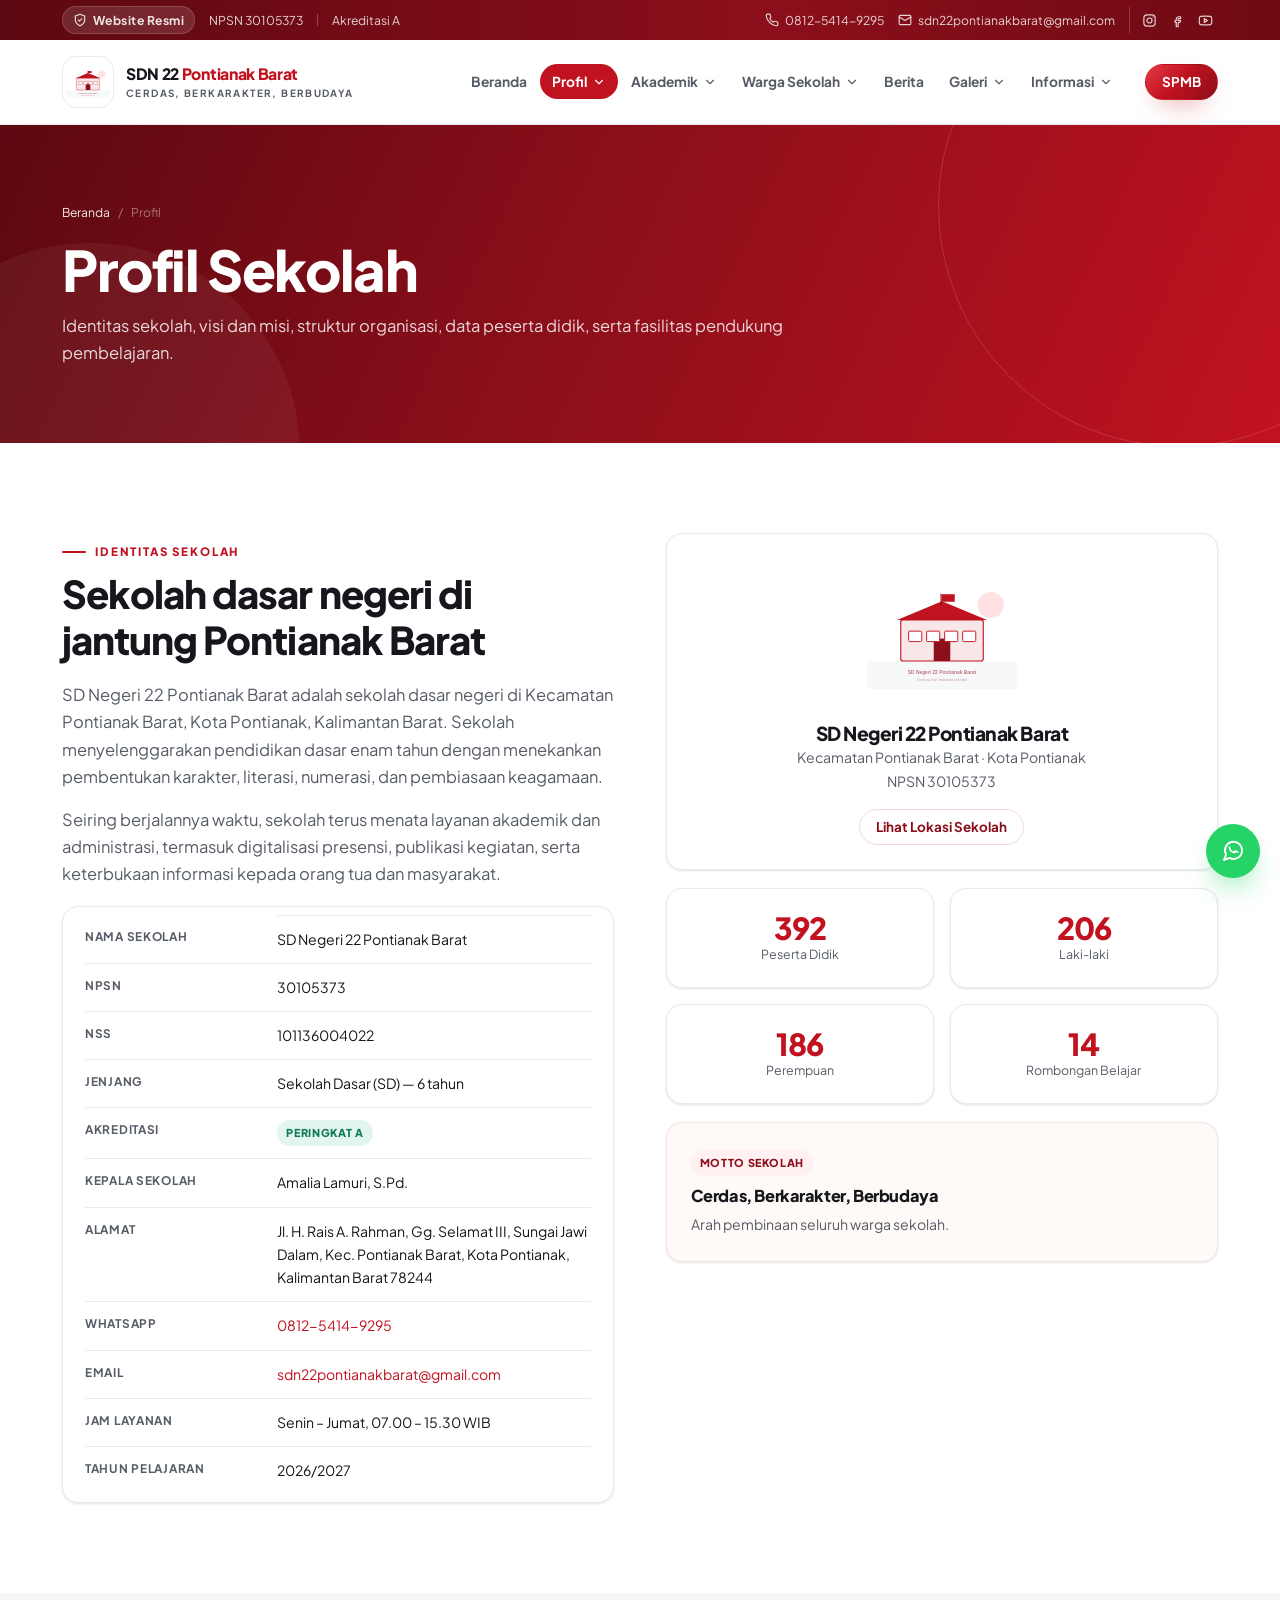
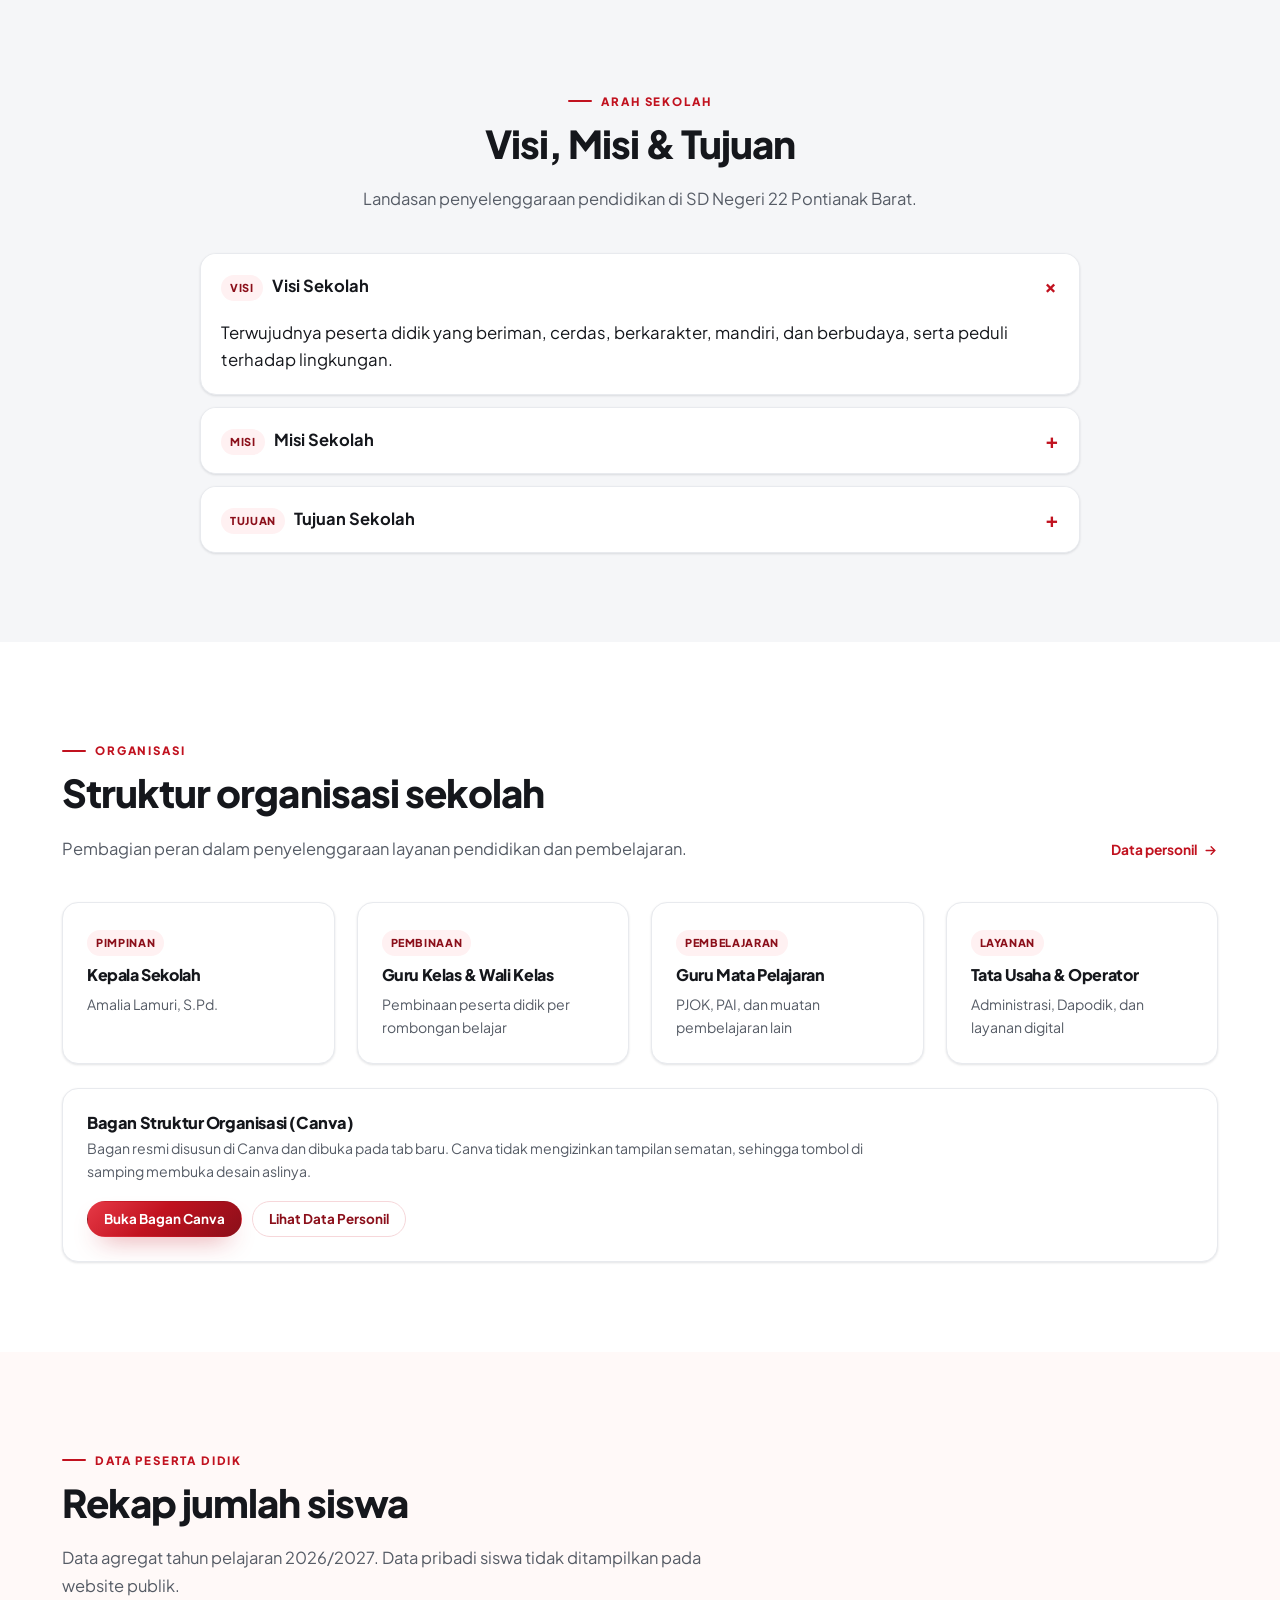
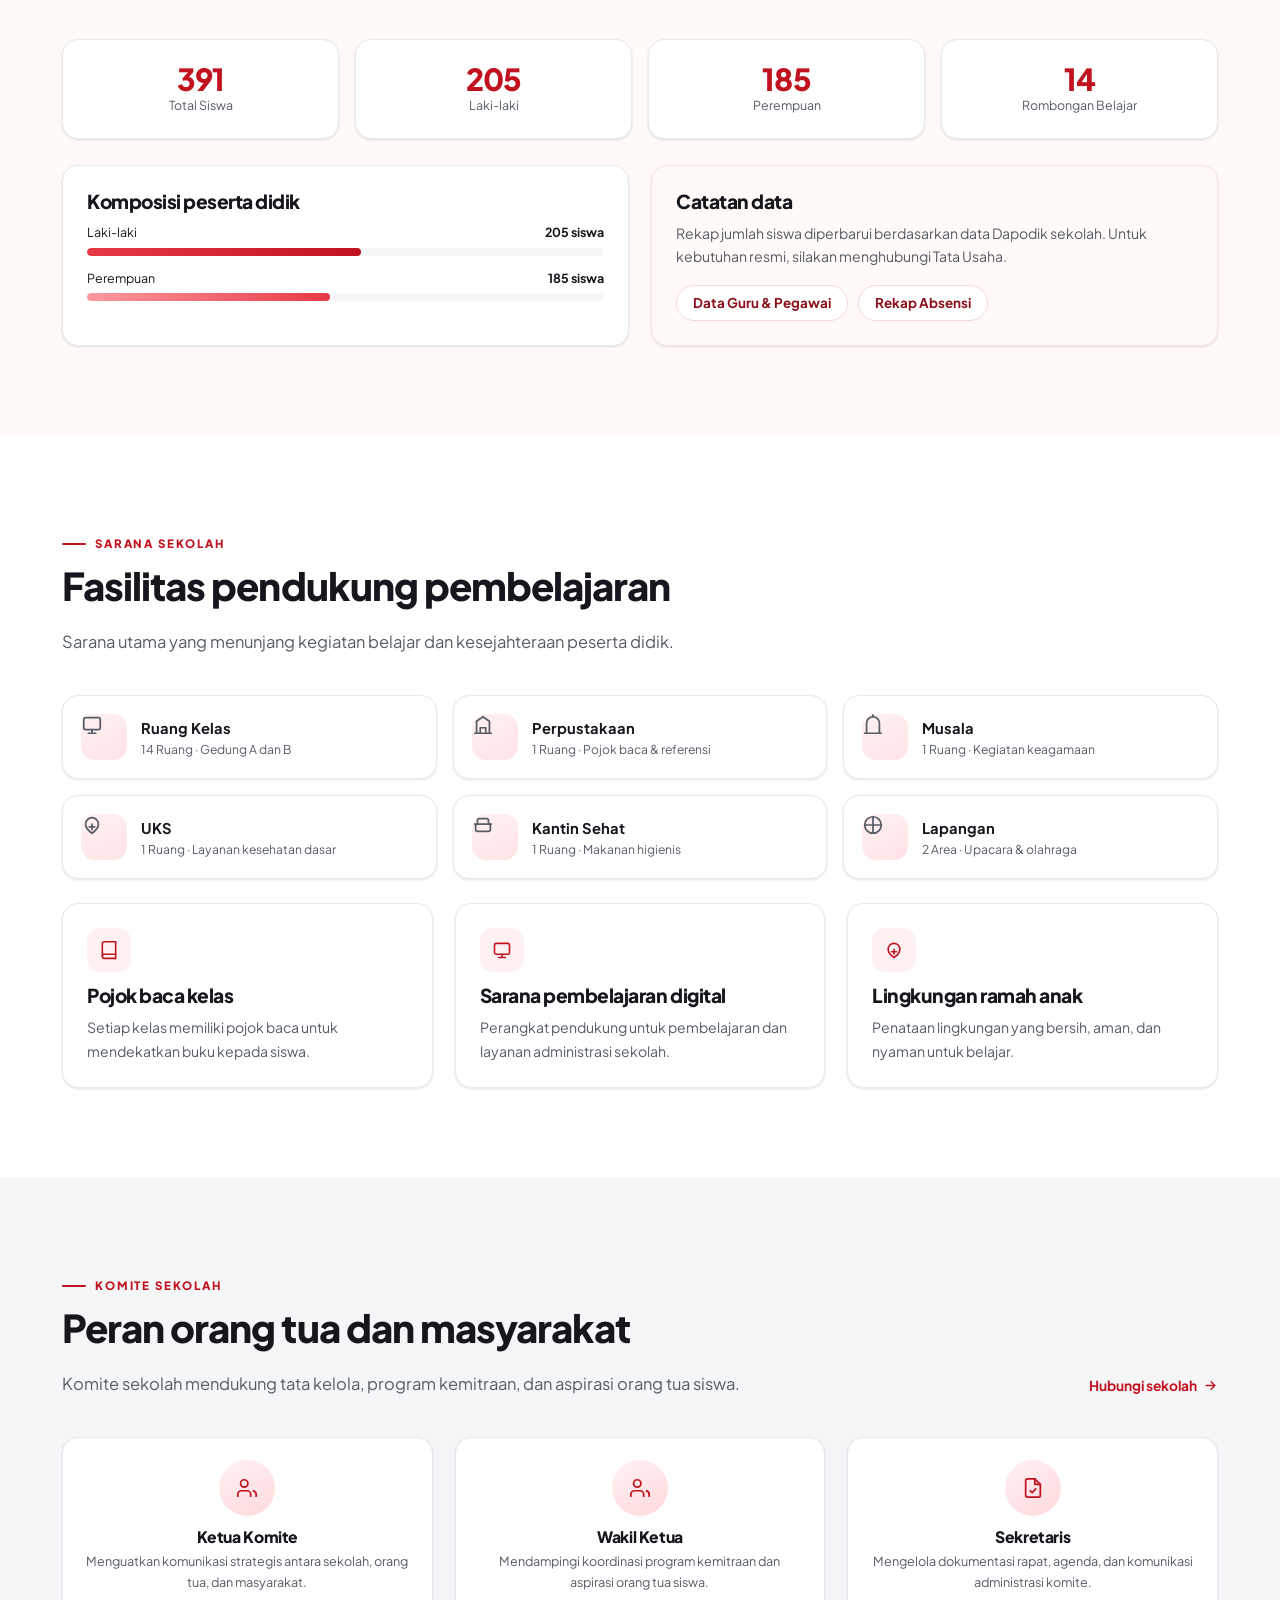
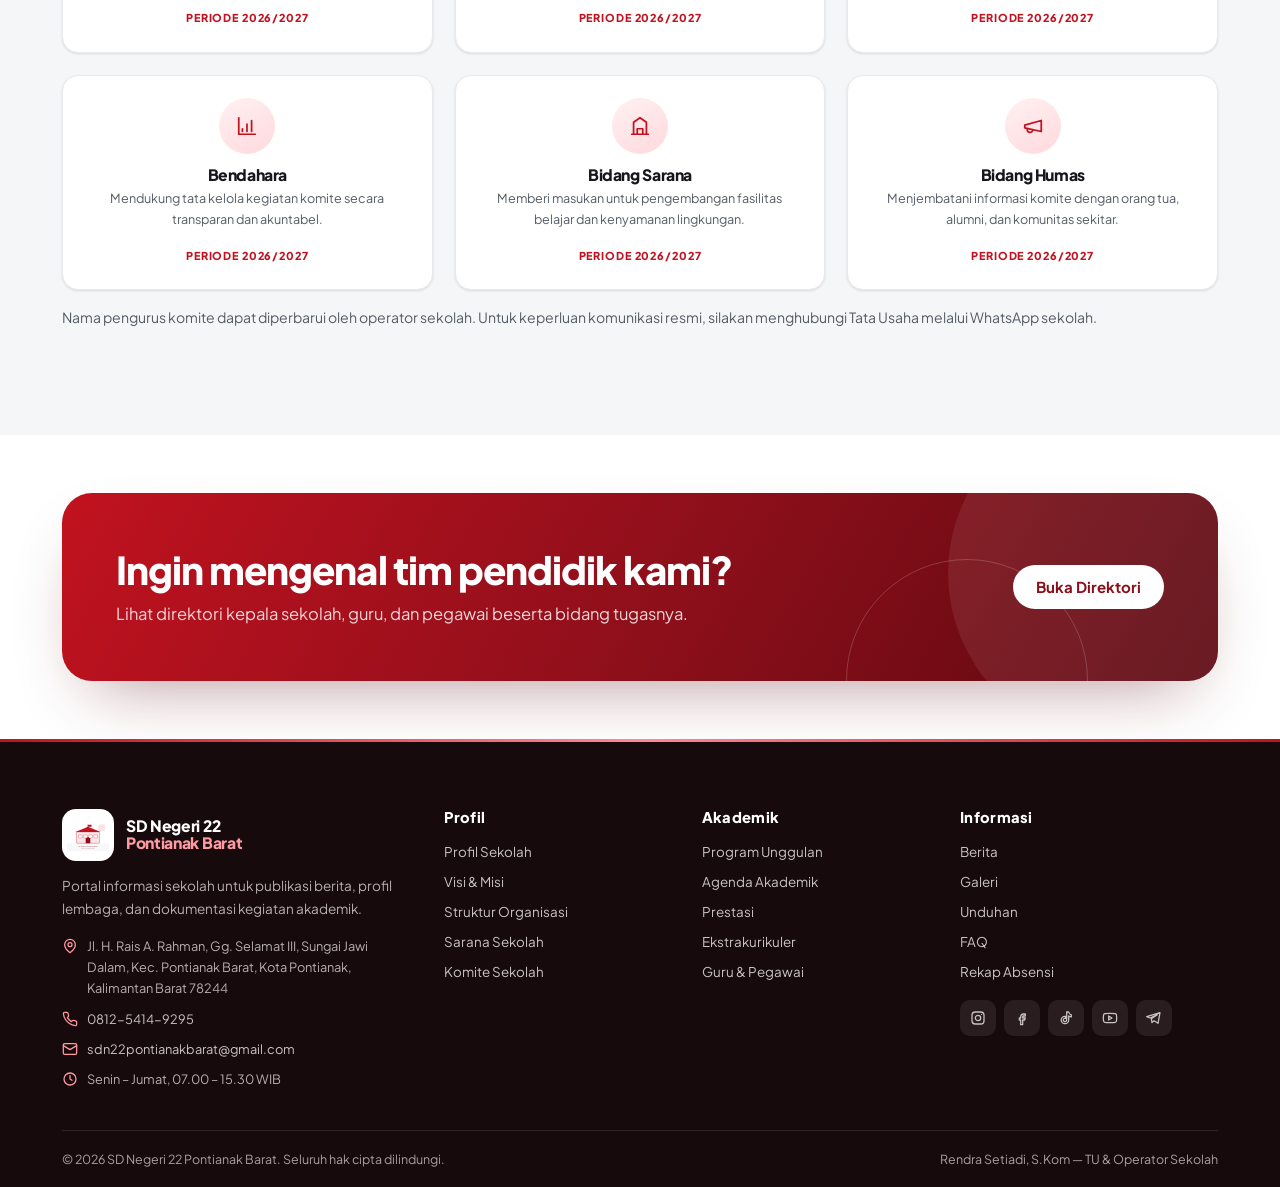
<file: profil.html>
<!DOCTYPE html>
<html lang="id">
<head>
<meta charset="utf-8" />
<meta name="viewport" content="width=device-width, initial-scale=1" />
<title>Profil Sekolah — SDN 22 Pontianak Barat</title>
<meta name="description" content="Profil, identitas, visi misi, struktur organisasi, data siswa, sarana, dan komite SD Negeri 22 Pontianak Barat, NPSN 30105373." />
<meta name="theme-color" content="#c1121f" />
<link rel="icon" href="assets/img/gedung.svg" type="image/svg+xml" />
<link rel="preconnect" href="https://fonts.googleapis.com" />
<link rel="preconnect" href="https://fonts.gstatic.com" crossorigin />
<link href="https://fonts.googleapis.com/css2?family=Plus+Jakarta+Sans:wght@400;500;600;700;800&display=swap" rel="stylesheet" />
<link rel="stylesheet" href="assets/css/style.css" />
<script>document.documentElement.classList.add("js");</script>
</head>
<body data-page="profil">

<div data-site-header></div>

<main id="main">

<section class="page-hero">
  <div class="container">
    <div class="crumbs"><a href="index.html">Beranda</a> <span>/</span> <span>Profil</span></div>
    <h1>Profil Sekolah</h1>
    <p>Identitas sekolah, visi dan misi, struktur organisasi, data peserta didik, serta fasilitas pendukung pembelajaran.</p>
  </div>
</section>

<!-- ================= IDENTITAS ================= -->
<section class="section">
  <div class="container">
    <div class="split split--start">
      <div class="reveal">
        <span class="eyebrow">Identitas Sekolah</span>
        <h2>Sekolah dasar negeri di jantung Pontianak Barat</h2>
        <p class="muted">SD Negeri 22 Pontianak Barat adalah sekolah dasar negeri di Kecamatan Pontianak Barat, Kota Pontianak, Kalimantan Barat. Sekolah menyelenggarakan pendidikan dasar enam tahun dengan menekankan pembentukan karakter, literasi, numerasi, dan pembiasaan keagamaan.</p>
        <p class="muted">Seiring berjalannya waktu, sekolah terus menata layanan akademik dan administrasi, termasuk digitalisasi presensi, publikasi kegiatan, serta keterbukaan informasi kepada orang tua dan masyarakat.</p>

        <div class="card" style="margin-top:18px">
          <div class="card__body" style="padding:8px 22px">
            <table class="info-table">
              <tbody>
                <tr><th>Nama Sekolah</th><td data-cfg="sekolah.nama">SD Negeri 22 Pontianak Barat</td></tr>
                <tr><th>NPSN</th><td data-cfg="sekolah.npsn">30105373</td></tr>
                <tr><th>NSS</th><td data-cfg="sekolah.nss">101136004022</td></tr>
                <tr><th>Jenjang</th><td>Sekolah Dasar (SD) — 6 tahun</td></tr>
                <tr><th>Akreditasi</th><td><span class="badge badge--hijau">Peringkat <span data-cfg="sekolah.akreditasi">A</span></span></td></tr>
                <tr><th>Kepala Sekolah</th><td data-cfg="sekolah.kepalaSekolah">Amalia Lamuri, S.Pd.</td></tr>
                <tr><th>Alamat</th><td data-cfg="sekolah.alamat">Alamat sekolah</td></tr>
                <tr><th>WhatsApp</th><td><a data-wa data-cfg="sekolah.telepon" href="#">0812-5414-9295</a></td></tr>
                <tr><th>Email</th><td><a data-email data-cfg="sekolah.email" href="#">sdn22pontianakbarat@gmail.com</a></td></tr>
                <tr><th>Jam Layanan</th><td data-cfg="sekolah.jamLayanan">Senin – Jumat, 07.00 – 15.30 WIB</td></tr>
                <tr><th>Tahun Pelajaran</th><td data-cfg="sekolah.tahunPelajaran">2026/2027</td></tr>
              </tbody>
            </table>
          </div>
        </div>
      </div>

      <div class="reveal">
        <div class="card" style="text-align:center">
          <div class="card__body">
            <img data-img="sekolah.logo" src="assets/img/gedung.svg" alt="Logo SD Negeri 22 Pontianak Barat" style="width:150px;height:150px;object-fit:contain;margin:0 auto 14px" />
            <h3 style="margin-bottom:2px" data-cfg="sekolah.nama">SD Negeri 22 Pontianak Barat</h3>
            <p class="small muted" style="margin:0">Kecamatan Pontianak Barat · Kota Pontianak</p>
            <p class="small muted">NPSN <span data-cfg="sekolah.npsn">30105373</span></p>
            <a class="btn btn--ghost btn--sm" href="kontak.html">Lihat Lokasi Sekolah</a>
          </div>
        </div>

        <div class="stats" style="grid-template-columns:repeat(2,1fr);margin-top:18px">
          <div class="stat"><div class="stat__num"><span data-count="siswa">0</span></div><div class="stat__lbl">Peserta Didik</div></div>
          <div class="stat"><div class="stat__num"><span data-count="laki">0</span></div><div class="stat__lbl">Laki-laki</div></div>
          <div class="stat"><div class="stat__num"><span data-count="perempuan">0</span></div><div class="stat__lbl">Perempuan</div></div>
          <div class="stat"><div class="stat__num"><span data-count="rombel">0</span></div><div class="stat__lbl">Rombongan Belajar</div></div>
        </div>

        <div class="card card--soft" style="margin-top:18px">
          <div class="card__body">
            <span class="badge">Motto Sekolah</span>
            <h3 style="margin-top:10px;font-size:1.02rem" data-cfg="sekolah.motto">Cerdas, Berkarakter, Berbudaya</h3>
            <p class="muted small" style="margin:0">Arah pembinaan seluruh warga sekolah.</p>
          </div>
        </div>
      </div>
    </div>
  </div>
</section>

<!-- ================= VISI MISI ================= -->
<section class="section section--abu" id="visi">
  <div class="container">
    <div class="section-head section-head--center reveal">
      <div class="section-head__copy">
        <span class="eyebrow">Arah Sekolah</span>
        <h2>Visi, Misi &amp; Tujuan</h2>
        <p>Landasan penyelenggaraan pendidikan di SD Negeri 22 Pontianak Barat.</p>
      </div>
    </div>

    <div style="max-width:880px;margin-inline:auto" class="reveal">
      <div class="acc is-open">
        <button class="acc__head" type="button" aria-expanded="true"><span><span class="badge">Visi</span> &nbsp; Visi Sekolah</span><span class="acc__sign">+</span></button>
        <div class="acc__body">
          <p style="font-size:1.05rem;color:var(--ink);margin:0" data-cfg="sekolah.visi">“Terwujudnya peserta didik yang beriman, cerdas, berkarakter, mandiri, dan berbudaya, serta peduli terhadap lingkungan.”</p>
        </div>
      </div>

      <div class="acc">
        <button class="acc__head" type="button" aria-expanded="false"><span><span class="badge">Misi</span> &nbsp; Misi Sekolah</span><span class="acc__sign">+</span></button>
        <div class="acc__body" hidden>
          <ol style="margin:0">
            <li>Menanamkan keimanan dan ketakwaan melalui pembiasaan keagamaan.</li>
            <li>Meningkatkan mutu pembelajaran yang aktif, kreatif, dan menyenangkan.</li>
            <li>Mengembangkan budaya literasi dan numerasi di seluruh kelas.</li>
            <li>Membina karakter disiplin, jujur, santun, dan bertanggung jawab.</li>
            <li>Mengembangkan bakat dan minat melalui kegiatan ekstrakurikuler.</li>
            <li>Mewujudkan lingkungan sekolah yang bersih, sehat, dan ramah anak.</li>
            <li>Membangun kemitraan yang harmonis dengan orang tua dan masyarakat.</li>
          </ol>
        </div>
      </div>

      <div class="acc">
        <button class="acc__head" type="button" aria-expanded="false"><span><span class="badge">Tujuan</span> &nbsp; Tujuan Sekolah</span><span class="acc__sign">+</span></button>
        <div class="acc__body" hidden>
          <ul style="margin:0">
            <li>Peserta didik lulus dengan kompetensi literasi dan numerasi yang baik.</li>
            <li>Terbentuknya profil pelajar Pancasila pada setiap peserta didik.</li>
            <li>Meningkatnya kompetensi guru melalui komunitas belajar sekolah.</li>
            <li>Terlaksananya layanan administrasi dan presensi yang tertib dan digital.</li>
          </ul>
        </div>
      </div>
    </div>
  </div>
</section>

<!-- ================= STRUKTUR ================= -->
<section class="section" id="struktur">
  <div class="container">
    <div class="section-head reveal">
      <div class="section-head__copy">
        <span class="eyebrow">Organisasi</span>
        <h2>Struktur organisasi sekolah</h2>
        <p>Pembagian peran dalam penyelenggaraan layanan pendidikan dan pembelajaran.</p>
      </div>
      <a class="link-more" href="guru-pegawai.html">Data personil
        <svg width="15" height="15" viewBox="0 0 24 24" fill="none" stroke="currentColor" stroke-width="2.2" stroke-linecap="round"><path d="M5 12h14M13 6l6 6-6 6"/></svg>
      </a>
    </div>

    <div class="grid grid--4">
      <article class="card reveal"><div class="card__body">
        <span class="badge">Pimpinan</span>
        <h3 style="margin-top:10px;font-size:1rem">Kepala Sekolah</h3>
        <p class="small muted" style="margin:0" data-cfg="sekolah.kepalaSekolah">Amalia Lamuri, S.Pd.</p>
      </div></article>
      <article class="card reveal"><div class="card__body">
        <span class="badge">Pembinaan</span>
        <h3 style="margin-top:10px;font-size:1rem">Guru Kelas &amp; Wali Kelas</h3>
        <p class="small muted" style="margin:0">Pembinaan peserta didik per rombongan belajar</p>
      </div></article>
      <article class="card reveal"><div class="card__body">
        <span class="badge">Pembelajaran</span>
        <h3 style="margin-top:10px;font-size:1rem">Guru Mata Pelajaran</h3>
        <p class="small muted" style="margin:0">PJOK, PAI, dan muatan pembelajaran lain</p>
      </div></article>
      <article class="card reveal"><div class="card__body">
        <span class="badge">Layanan</span>
        <h3 style="margin-top:10px;font-size:1rem">Tata Usaha &amp; Operator</h3>
        <p class="small muted" style="margin:0">Administrasi, Dapodik, dan layanan digital</p>
      </div></article>
    </div>

    <div class="card reveal" style="margin-top:24px">
      <div class="card__body" style="display:flex;gap:18px;flex-wrap:wrap;align-items:center;justify-content:space-between">
        <div style="max-width:66ch">
          <h3 style="font-size:1.02rem;margin-bottom:4px">Bagan Struktur Organisasi (Canva)</h3>
          <p class="small muted" style="margin:0">Bagan resmi disusun di Canva dan dibuka pada tab baru. Canva tidak mengizinkan tampilan sematan, sehingga tombol di samping membuka desain aslinya.</p>
        </div>
        <div style="display:flex;gap:10px;flex-wrap:wrap">
          <a class="btn btn--primary btn--sm" data-link="canvaStruktur">Buka Bagan Canva</a>
          <a class="btn btn--ghost btn--sm" href="guru-pegawai.html">Lihat Data Personil</a>
        </div>
      </div>
    </div>
  </div>
</section>

<!-- ================= DATA SISWA ================= -->
<section class="section section--krem" id="siswa">
  <div class="container">
    <div class="section-head reveal">
      <div class="section-head__copy">
        <span class="eyebrow">Data Peserta Didik</span>
        <h2>Rekap jumlah siswa</h2>
        <p>Data agregat tahun pelajaran <span data-cfg="sekolah.tahunPelajaran">2026/2027</span>. Data pribadi siswa tidak ditampilkan pada website publik.</p>
      </div>
    </div>

    <div class="stats reveal" style="margin-bottom:26px">
      <div class="stat"><div class="stat__num"><span data-count="siswa">0</span></div><div class="stat__lbl">Total Siswa</div></div>
      <div class="stat"><div class="stat__num"><span data-count="laki">0</span></div><div class="stat__lbl">Laki-laki</div></div>
      <div class="stat"><div class="stat__num"><span data-count="perempuan">0</span></div><div class="stat__lbl">Perempuan</div></div>
      <div class="stat"><div class="stat__num"><span data-count="rombel">0</span></div><div class="stat__lbl">Rombongan Belajar</div></div>
    </div>

    <div class="grid grid--2 reveal">
      <div class="card"><div class="card__body">
        <h3>Komposisi peserta didik</h3>
        <div class="siswa-bars">
          <div class="siswa-bar">
            <div class="siswa-bar__top"><span>Laki-laki</span><strong><span data-count="laki">0</span> siswa</strong></div>
            <div class="siswa-bar__track"><div class="siswa-bar__fill" style="width:53%"></div></div>
          </div>
          <div class="siswa-bar">
            <div class="siswa-bar__top"><span>Perempuan</span><strong><span data-count="perempuan">0</span> siswa</strong></div>
            <div class="siswa-bar__track"><div class="siswa-bar__fill siswa-bar__fill--pink" style="width:47%"></div></div>
          </div>
        </div>
      </div></div>
      <div class="card card--soft"><div class="card__body">
        <h3>Catatan data</h3>
        <p class="small muted">Rekap jumlah siswa diperbarui berdasarkan data Dapodik sekolah. Untuk kebutuhan resmi, silakan menghubungi Tata Usaha.</p>
        <div style="display:flex;gap:10px;flex-wrap:wrap;margin-top:14px">
          <a class="btn btn--ghost btn--sm" href="guru-pegawai.html">Data Guru &amp; Pegawai</a>
          <a class="btn btn--ghost btn--sm" href="absensi.html">Rekap Absensi</a>
        </div>
      </div></div>
    </div>
  </div>
</section>

<!-- ================= SARANA ================= -->
<section class="section" id="sarana">
  <div class="container">
    <div class="section-head reveal">
      <div class="section-head__copy">
        <span class="eyebrow">Sarana Sekolah</span>
        <h2>Fasilitas pendukung pembelajaran</h2>
        <p>Sarana utama yang menunjang kegiatan belajar dan kesejahteraan peserta didik.</p>
      </div>
    </div>
    <div class="facility-grid reveal" data-sarana></div>

    <div class="grid grid--3" style="margin-top:24px">
      <article class="card card--hover reveal"><div class="card__body">
        <div class="quick__icon" style="margin-bottom:12px"><svg width="20" height="20" viewBox="0 0 24 24" fill="none" stroke="currentColor" stroke-width="1.9" stroke-linecap="round"><path d="M4 19.5A2.5 2.5 0 0 1 6.5 17H20"/><path d="M6.5 2H20v20H6.5A2.5 2.5 0 0 1 4 19.5v-15A2.5 2.5 0 0 1 6.5 2Z"/></svg></div>
        <h3>Pojok baca kelas</h3>
        <p class="muted small" style="margin:0">Setiap kelas memiliki pojok baca untuk mendekatkan buku kepada siswa.</p>
      </div></article>
      <article class="card card--hover reveal"><div class="card__body">
        <div class="quick__icon" style="margin-bottom:12px"><svg width="20" height="20" viewBox="0 0 24 24" fill="none" stroke="currentColor" stroke-width="1.9" stroke-linecap="round"><rect x="3" y="4" width="18" height="13" rx="2"/><path d="M8 21h8M12 17v4"/></svg></div>
        <h3>Sarana pembelajaran digital</h3>
        <p class="muted small" style="margin:0">Perangkat pendukung untuk pembelajaran dan layanan administrasi sekolah.</p>
      </div></article>
      <article class="card card--hover reveal"><div class="card__body">
        <div class="quick__icon" style="margin-bottom:12px"><svg width="20" height="20" viewBox="0 0 24 24" fill="none" stroke="currentColor" stroke-width="1.9" stroke-linecap="round"><path d="M12 21s-7-4.6-7-10a7 7 0 0 1 14 0c0 5.4-7 10-7 10Z"/><path d="M12 11v6M9 14h6"/></svg></div>
        <h3>Lingkungan ramah anak</h3>
        <p class="muted small" style="margin:0">Penataan lingkungan yang bersih, aman, dan nyaman untuk belajar.</p>
      </div></article>
    </div>
  </div>
</section>

<!-- ================= KOMITE ================= -->
<section class="section section--abu" id="komite">
  <div class="container">
    <div class="section-head reveal">
      <div class="section-head__copy">
        <span class="eyebrow">Komite Sekolah</span>
        <h2>Peran orang tua dan masyarakat</h2>
        <p>Komite sekolah mendukung tata kelola, program kemitraan, dan aspirasi orang tua siswa.</p>
      </div>
      <a class="link-more" href="kontak.html">Hubungi sekolah
        <svg width="15" height="15" viewBox="0 0 24 24" fill="none" stroke="currentColor" stroke-width="2.2" stroke-linecap="round"><path d="M5 12h14M13 6l6 6-6 6"/></svg>
      </a>
    </div>
    <div class="grid grid--3 reveal" data-komite></div>
    <p class="small" style="margin-top:16px">Nama pengurus komite dapat diperbarui oleh operator sekolah. Untuk keperluan komunikasi resmi, silakan menghubungi Tata Usaha melalui WhatsApp sekolah.</p>
  </div>
</section>

<section class="section section--tight">
  <div class="container">
    <div class="cta reveal">
      <div>
        <h2>Ingin mengenal tim pendidik kami?</h2>
        <p>Lihat direktori kepala sekolah, guru, dan pegawai beserta bidang tugasnya.</p>
      </div>
      <div class="cta__actions"><a class="btn btn--light" href="guru-pegawai.html">Buka Direktori</a></div>
    </div>
  </div>
</section>

</main>

<div data-site-footer></div>

<script src="assets/js/data.js"></script>
<script src="assets/js/app.js"></script>
</body>
</html>
</file>
<file: assets/css/style.css>
/* =========================================================
   SDN 22 PONTIANAK BARAT — TEMA MERAH PUTIH
   Desain: modern school portal
   ========================================================= */

:root {
  --merah: #c1121f;
  --merah-tua: #8b0f1a;
  --merah-gelap: #5c0810;
  --merah-terang: #e63946;
  --merah-soft: #fff1f2;
  --merah-line: #f6d7da;
  --putih: #ffffff;
  --krem: #fff9f8;
  --abu: #f5f6f8;
  --ink: #15171c;
  --ink-2: #565c66;
  --line: #e8eaee;
  --hijau: #0f7a55;
  --emas: #b26a00;
  --radius-s: 10px;
  --radius: 16px;
  --radius-l: 24px;
  --radius-xl: 30px;
  --shadow-s: 0 1px 2px rgba(16, 24, 40, .05), 0 1px 3px rgba(16, 24, 40, .07);
  --shadow: 0 16px 40px -22px rgba(16, 24, 40, .3), 0 3px 10px rgba(16, 24, 40, .04);
  --shadow-l: 0 30px 70px -30px rgba(92, 8, 16, .45);
  --container: 1200px;
  --font: "Plus Jakarta Sans", "Segoe UI", system-ui, -apple-system, Roboto, Arial, sans-serif;
}

* { box-sizing: border-box; }
html { scroll-behavior: smooth; -webkit-text-size-adjust: 100%; }
body {
  margin: 0;
  font-family: var(--font);
  color: var(--ink);
  background: var(--putih);
  line-height: 1.65;
  font-size: 16.5px;
  overflow-x: hidden;
}
body.is-locked { overflow: hidden; }
img { max-width: 100%; display: block; }
a { color: var(--merah); text-decoration: none; }
a:hover { color: var(--merah-tua); }
h1, h2, h3, h4 { line-height: 1.18; margin: 0 0 .5em; letter-spacing: -.025em; font-weight: 800; text-wrap: balance; }
h1 { font-size: clamp(2.1rem, 4.6vw, 3.5rem); }
h2 { font-size: clamp(1.6rem, 3vw, 2.45rem); }
h3 { font-size: clamp(1.05rem, 1.5vw, 1.25rem); }
p { margin: 0 0 1rem; }
ul, ol { margin: 0 0 1rem; padding-left: 1.2rem; }
li { margin-bottom: .35rem; }
:focus-visible { outline: 3px solid var(--merah-terang); outline-offset: 3px; border-radius: 6px; }
::selection { background: var(--merah); color: #fff; }

.container { width: 100%; max-width: var(--container); margin-inline: auto; padding-inline: 22px; }
.section { padding: clamp(54px, 7vw, 92px) 0; }
.section--tight { padding: clamp(38px, 5vw, 58px) 0; }
.section--abu { background: var(--abu); }
.section--krem { background: var(--krem); }
.section--dark { background: linear-gradient(135deg, var(--merah-gelap), #2a0509); color: #fff; }
.section--dark h2, .section--dark h3 { color: #fff; }
.center { text-align: center; }
.small { font-size: .88rem; color: var(--ink-2); }
.muted { color: var(--ink-2); }
.stack > * + * { margin-top: 14px; }

/* ---------- Tombol ---------- */
.btn {
  display: inline-flex; align-items: center; justify-content: center; gap: 9px;
  padding: 12px 22px; border-radius: 999px; font-weight: 700; font-size: .94rem;
  border: 1px solid transparent; cursor: pointer; font-family: inherit;
  transition: transform .16s, box-shadow .2s, background .2s, color .2s, border-color .2s;
  text-align: center; line-height: 1.2;
}
.btn:hover { transform: translateY(-1px); }
.btn--primary { background: linear-gradient(135deg, var(--merah-terang), var(--merah) 45%, var(--merah-tua)); color: #fff; box-shadow: 0 12px 26px -14px rgba(193, 18, 31, .85); }
.btn--primary:hover { color: #fff; box-shadow: 0 18px 34px -14px rgba(193, 18, 31, .9); }
.btn--ghost { background: #fff; color: var(--merah-tua); border-color: var(--merah-line); }
.btn--ghost:hover { background: var(--merah-soft); color: var(--merah-tua); }
.btn--dark { background: var(--ink); color: #fff; }
.btn--dark:hover { color: #fff; background: #000; }
.btn--light { background: #fff; color: var(--merah-tua); }
.btn--light:hover { color: var(--merah-tua); background: #fff5f5; }
.btn--outline-light { border-color: rgba(255, 255, 255, .55); color: #fff; background: transparent; }
.btn--outline-light:hover { background: rgba(255, 255, 255, .14); color: #fff; }
.btn--sm { padding: 9px 16px; font-size: .84rem; }
.btn--lg { padding: 15px 28px; font-size: 1rem; }
.btn--block { width: 100%; }

/* ---------- Topbar ---------- */
.topbar {
  background: linear-gradient(90deg, var(--merah-gelap), var(--merah-tua) 60%, #6e0a13);
  color: rgba(255, 255, 255, .88); font-size: .76rem; position: relative; z-index: 95;
}
.topbar__in { display: flex; align-items: center; justify-content: space-between; gap: 18px; height: 40px; }
.topbar__left, .topbar__right { display: flex; align-items: center; gap: 14px; min-width: 0; }
.topbar__badge { display: inline-flex; align-items: center; gap: 6px; background: rgba(255, 255, 255, .12); border: 1px solid rgba(255, 255, 255, .16); padding: 3px 10px; border-radius: 999px; font-weight: 700; letter-spacing: .04em; }
.topbar__item { display: inline-flex; align-items: center; gap: 6px; color: rgba(255, 255, 255, .82); white-space: nowrap; }
.topbar__item:hover { color: #fff; }
.topbar__sep { width: 1px; height: 12px; background: rgba(255, 255, 255, .25); }
.topbar__social { display: flex; gap: 2px; padding-left: 6px; border-left: 1px solid rgba(255, 255, 255, .2); }
.topbar__social a { color: rgba(255, 255, 255, .8); width: 26px; height: 26px; display: grid; place-items: center; border-radius: 7px; }
.topbar__social a:hover { background: rgba(255, 255, 255, .14); color: #fff; }

/* ---------- Masthead ---------- */
.masthead {
  position: sticky; top: 0; z-index: 90;
  background: rgba(255, 255, 255, .95);
  backdrop-filter: saturate(180%) blur(16px);
  border-bottom: 1px solid var(--line);
  transition: box-shadow .25s ease;
}
.masthead.is-scrolled { box-shadow: 0 14px 30px -22px rgba(16, 24, 40, .5); }
.masthead__in { display: flex; align-items: center; gap: 20px; height: 84px; }
.brand { display: flex; align-items: center; gap: 12px; color: var(--ink); flex-shrink: 0; }
.brand:hover { color: var(--ink); }
.brand__logo { width: 52px; height: 52px; object-fit: contain; background: #fff; border-radius: 14px; padding: 4px; border: 1px solid var(--line); flex-shrink: 0; }
.brand__text { line-height: 1.08; }
.brand__name { display: block; font-weight: 800; font-size: .98rem; letter-spacing: -.02em; }
.brand__place { display: block; font-weight: 800; font-size: .98rem; color: var(--merah); letter-spacing: -.02em; }
.masthead .brand__name { white-space: nowrap; }
.masthead .brand__place { display: inline; }
.brand__tag { display: block; font-size: .62rem; text-transform: uppercase; letter-spacing: .14em; color: var(--ink-2); font-weight: 700; margin-top: 5px; }

.nav { margin-left: auto; }
.nav__list { display: flex; align-items: center; gap: 1px; list-style: none; margin: 0; padding: 0; }
.nav__item { position: relative; margin: 0; }
.nav__link {
  display: inline-flex; align-items: center; gap: 5px; padding: 9px 12px; border-radius: 999px;
  color: var(--ink-2); font-weight: 700; font-size: .86rem; background: transparent; border: 0;
  cursor: pointer; font-family: inherit; transition: background .18s, color .18s; white-space: nowrap;
}
.nav__link:hover { background: var(--merah-soft); color: var(--merah-tua); }
.nav__item.is-active > .nav__link { background: var(--merah); color: #fff; }
.nav__item.is-active > .nav__btn svg { stroke: #fff; }
.nav__btn svg { transition: transform .2s; }
.nav__item.is-open > .nav__btn svg { transform: rotate(180deg); }
.nav__mobile-extra { display: none; }

.drop {
  position: absolute; top: calc(100% + 12px); left: 50%; transform: translate(-50%, 8px);
  width: 330px; background: #fff; border: 1px solid var(--line); border-radius: 18px;
  box-shadow: 0 26px 60px -24px rgba(16, 24, 40, .35); padding: 10px;
  opacity: 0; visibility: hidden; pointer-events: none; transition: opacity .18s, transform .18s, visibility .18s;
  z-index: 100;
}
.drop::before { content: ""; position: absolute; top: -12px; left: 0; right: 0; height: 12px; }
.nav__item:hover > .drop, .nav__item:focus-within > .drop, .nav__item.is-open > .drop {
  opacity: 1; visibility: visible; pointer-events: auto; transform: translate(-50%, 0);
}
.drop__grid { display: grid; gap: 2px; }
.drop__link { display: block; padding: 10px 12px; border-radius: 12px; color: var(--ink); }
.drop__link:hover { background: var(--merah-soft); color: var(--merah-tua); }
.drop__t { display: block; font-weight: 700; font-size: .9rem; }
.drop__s { display: block; font-size: .76rem; color: var(--ink-2); }
.masthead__actions { display: flex; align-items: center; gap: 10px; flex-shrink: 0; }
.nav-toggle {
  display: none; margin-left: auto; width: 44px; height: 44px; border: 1px solid var(--line);
  background: #fff; border-radius: 12px; cursor: pointer; align-items: center; justify-content: center;
  gap: 4px; flex-direction: column; flex-shrink: 0;
}
.nav-toggle span { display: block; width: 20px; height: 2px; background: var(--ink); border-radius: 2px; transition: transform .25s, opacity .2s; }
.nav-toggle.is-open span:nth-child(1) { transform: translateY(6px) rotate(45deg); }
.nav-toggle.is-open span:nth-child(2) { opacity: 0; }
.nav-toggle.is-open span:nth-child(3) { transform: translateY(-6px) rotate(-45deg); }

/* ---------- Ticker ---------- */
.ticker { background: #fff; border-bottom: 1px solid var(--line); display: flex; align-items: stretch; overflow: hidden; }
.ticker__label { display: flex; align-items: center; gap: 7px; background: linear-gradient(135deg, var(--merah), var(--merah-tua)); color: #fff; font-size: .72rem; font-weight: 800; letter-spacing: .08em; text-transform: uppercase; padding: 0 18px; white-space: nowrap; flex-shrink: 0; }
.ticker__viewport { overflow: hidden; flex: 1; display: flex; align-items: center; }
.ticker__track { display: flex; gap: 40px; white-space: nowrap; animation: ticker 38s linear infinite; padding-left: 22px; }
.ticker:hover .ticker__track { animation-play-state: paused; }
.ticker__item { display: inline-flex; align-items: center; gap: 8px; font-size: .8rem; color: var(--ink-2); }
.ticker__item svg { color: var(--merah); }
@keyframes ticker { from { transform: translateX(0); } to { transform: translateX(-50%); } }

/* ---------- Hero ---------- */
.hero { position: relative; overflow: hidden; background: var(--merah-gelap); color: #fff; padding: 0 0 96px; }
.hero__bg { position: absolute; inset: 0; }
.hero__bg img { width: 100%; height: 100%; object-fit: cover; object-position: 70% 35%; }
.hero__veil {
  position: absolute; inset: 0;
  background:
    radial-gradient(circle at 82% 18%, rgba(230, 57, 70, .32), transparent 42%),
    linear-gradient(100deg, rgba(50, 4, 9, .97) 0%, rgba(92, 8, 16, .92) 44%, rgba(92, 8, 16, .55) 100%);
}
.hero::after {
  content: ""; position: absolute; right: -180px; bottom: -260px; width: 620px; height: 620px;
  border-radius: 50%; border: 1px solid rgba(255, 255, 255, .12); pointer-events: none;
}
.hero__in { position: relative; z-index: 2; display: grid; grid-template-columns: 1.12fr .88fr; gap: clamp(30px, 5vw, 64px); align-items: center; padding: clamp(46px, 6vw, 76px) 0 clamp(52px, 6vw, 72px); }
.hero__badge { display: inline-flex; align-items: center; gap: 8px; background: rgba(255, 255, 255, .12); border: 1px solid rgba(255, 255, 255, .22); color: #ffe9eb; padding: 6px 14px; border-radius: 999px; font-size: .72rem; font-weight: 800; letter-spacing: .13em; text-transform: uppercase; }
.hero__badge span { width: 7px; height: 7px; border-radius: 50%; background: #ffd166; box-shadow: 0 0 0 4px rgba(255, 209, 102, .2); }
.hero__title { margin-top: 18px; color: #fff; }
.hero__title em { font-style: normal; color: #ffc2c7; position: relative; white-space: nowrap; }
.hero__title em::after { content: ""; position: absolute; left: 0; right: 0; bottom: .02em; height: .1em; background: rgba(255, 194, 199, .35); border-radius: 99px; z-index: -1; }
.hero__desc { font-size: 1.04rem; color: rgba(255, 255, 255, .82); max-width: 54ch; margin-top: 14px; }
.hero__actions { display: flex; flex-wrap: wrap; gap: 12px; margin-top: 26px; }
.hero__points { display: flex; flex-wrap: wrap; gap: 10px 22px; list-style: none; margin: 28px 0 0; padding: 0; }
.hero__points li { display: inline-flex; align-items: center; gap: 7px; margin: 0; font-size: .82rem; color: rgba(255, 255, 255, .8); }
.hero__points svg { color: #ffc2c7; }

.hero__spot {
  background: rgba(255, 255, 255, .08); border: 1px solid rgba(255, 255, 255, .2);
  border-radius: var(--radius-xl); padding: 12px; backdrop-filter: blur(12px);
  box-shadow: 0 30px 70px -30px rgba(0, 0, 0, .65);
}
.spot__head { display: flex; align-items: center; justify-content: space-between; padding: 6px 10px 12px; font-size: .7rem; font-weight: 800; letter-spacing: .14em; text-transform: uppercase; color: rgba(255, 255, 255, .7); }
.spot__head a { color: #fff; font-size: .72rem; display: inline-flex; align-items: center; gap: 4px; }
.spot__slide { animation: spot-slide-in .4s ease both; touch-action: pan-y; }
.spot__slide[data-direction="prev"] { animation-name: spot-slide-in-reverse; }
@keyframes spot-slide-in { from { opacity: 0; transform: translateX(18px); } to { opacity: 1; transform: translateX(0); } }
@keyframes spot-slide-in-reverse { from { opacity: 0; transform: translateX(-18px); } to { opacity: 1; transform: translateX(0); } }
.spot__card { display: block; background: #fff; border-radius: 20px; overflow: hidden; color: var(--ink); }
.spot__card:hover { color: var(--ink); }
.spot__img { position: relative; aspect-ratio: 16 / 9; overflow: hidden; }
.spot__img img { width: 100%; height: 100%; object-fit: cover; transition: transform .5s; }
.spot__card:hover .spot__img img { transform: scale(1.04); }
.spot__img .chip { position: absolute; top: 12px; left: 12px; }
.spot__body { padding: 16px 18px 18px; }
.spot__body h2 { font-size: 1.18rem; margin: 4px 0 6px; }
.spot__body p { font-size: .84rem; color: var(--ink-2); margin-bottom: 10px; display: -webkit-box; -webkit-line-clamp: 2; -webkit-box-orient: vertical; overflow: hidden; }
.spot__body .meta { font-size: .74rem; }
.spot__controls { display: flex; align-items: center; justify-content: center; gap: 10px; padding-top: 10px; color: rgba(255, 255, 255, .85); }
.spot__arrow { display: grid; place-items: center; width: 30px; height: 30px; padding: 0; border: 1px solid rgba(255, 255, 255, .28); border-radius: 50%; background: rgba(255, 255, 255, .1); color: #fff; cursor: pointer; transition: background .2s, transform .2s; }
.spot__arrow:hover { background: rgba(255, 255, 255, .22); transform: scale(1.06); }
.spot__count { min-width: 42px; text-align: center; font-size: .74rem; font-weight: 700; font-variant-numeric: tabular-nums; }

.stats-strip { position: relative; z-index: 5; margin-top: -52px; }
.hero__stats { display: grid; grid-template-columns: repeat(4, 1fr); background: #fff; border: 1px solid var(--line); border-radius: 20px; box-shadow: var(--shadow); overflow: hidden; }
.hero-stat { display: flex; align-items: center; gap: 14px; padding: 22px 24px; border-right: 1px solid var(--line); }
.hero-stat:last-child { border-right: 0; }
.hero-stat__icon { width: 46px; height: 46px; border-radius: 14px; background: var(--merah-soft); color: var(--merah); display: grid; place-items: center; flex-shrink: 0; }
.hero-stat strong { display: block; font-size: 1.55rem; font-weight: 800; color: var(--ink); line-height: 1.05; letter-spacing: -.03em; }
.hero-stat span { font-size: .76rem; color: var(--ink-2); }

/* ---------- Judul bagian ---------- */
.section-head { display: flex; align-items: flex-end; justify-content: space-between; gap: 24px; margin-bottom: clamp(26px, 3.5vw, 40px); }
.section-head__copy { max-width: 700px; }
.section-head p { color: var(--ink-2); margin-bottom: 0; max-width: 66ch; }
.section-head--center { justify-content: center; text-align: center; }
.section-head--center .section-head__copy { margin-inline: auto; }
.section-head--sm { margin-bottom: 22px; }
.section-head--sm h2 { font-size: 1.5rem; }
.eyebrow { display: inline-flex; align-items: center; gap: 9px; font-size: .72rem; font-weight: 800; letter-spacing: .16em; text-transform: uppercase; color: var(--merah); margin-bottom: 10px; }
.eyebrow::before { content: ""; width: 24px; height: 2px; background: var(--merah); border-radius: 2px; }
.eyebrow--tight { margin-bottom: 4px; }
.eyebrow--light { color: #ffc2c7; }
.eyebrow--light::before { background: #ffc2c7; }
.link-more { display: inline-flex; align-items: center; gap: 6px; font-weight: 700; font-size: .86rem; white-space: nowrap; }
.link-more:hover { gap: 9px; }
.link-arrow { display: inline-flex; align-items: center; gap: 6px; font-weight: 700; font-size: .84rem; margin-top: auto; }
.link-arrow:hover { gap: 9px; }

/* ---------- Chip / badge / meta ---------- */
.chip { display: inline-flex; align-items: center; gap: 5px; font-size: .68rem; font-weight: 800; letter-spacing: .06em; text-transform: uppercase; padding: 5px 10px; border-radius: 999px; background: #fff; color: var(--merah-tua); border: 1px solid var(--merah-line); }
.chip--solid { background: var(--merah); color: #fff; border-color: transparent; }
.chip--soft { background: var(--merah-soft); color: var(--merah-tua); border-color: transparent; }
.chip--light { background: rgba(255, 255, 255, .92); color: var(--merah-tua); border-color: transparent; }
.badge { display: inline-block; font-size: .68rem; font-weight: 800; letter-spacing: .06em; text-transform: uppercase; padding: 4px 9px; border-radius: 999px; background: var(--merah-soft); color: var(--merah-tua); }
.badge--hijau { background: #e2f6ee; color: var(--hijau); }
.badge--emas { background: #fdf0d9; color: var(--emas); }
.meta { display: inline-flex; align-items: center; gap: 6px; font-size: .76rem; color: var(--ink-2); flex-wrap: wrap; }
.meta svg { color: var(--merah); }
.meta--light { color: rgba(255, 255, 255, .82); }
.meta--light svg { color: #ffc2c7; }
.meta__dot { width: 3px; height: 3px; border-radius: 50%; background: currentColor; opacity: .55; }

/* ---------- Berita ---------- */
.news-lead { display: grid; grid-template-columns: 1.45fr 1fr; gap: 22px; align-items: stretch; }
.lead-card { position: relative; border-radius: var(--radius-l); overflow: hidden; min-height: 440px; display: block; background: #222; box-shadow: var(--shadow); }
.lead-card > img { position: absolute; inset: 0; width: 100%; height: 100%; object-fit: cover; transition: transform .6s; }
.lead-card:hover > img { transform: scale(1.04); }
.lead-card__overlay { position: absolute; inset: 0; display: flex; flex-direction: column; justify-content: flex-end; padding: 30px; background: linear-gradient(180deg, rgba(10, 4, 5, .05) 30%, rgba(30, 3, 6, .9) 100%); color: #fff; }
.lead-card__overlay h2 { color: #fff; font-size: clamp(1.35rem, 2.4vw, 1.85rem); margin: 12px 0 8px; }
.lead-card__overlay p { color: rgba(255, 255, 255, .82); font-size: .9rem; margin-bottom: 12px; display: -webkit-box; -webkit-line-clamp: 2; -webkit-box-orient: vertical; overflow: hidden; }
.lead-card__overlay .chip { align-self: flex-start; }
.lead-side { display: grid; gap: 14px; }
.news-mini { display: grid; grid-template-columns: 118px 1fr; gap: 13px; background: #fff; border: 1px solid var(--line); border-radius: 16px; padding: 10px; color: var(--ink); transition: transform .18s, box-shadow .2s, border-color .2s; }
.news-mini:hover { transform: translateY(-2px); box-shadow: var(--shadow); border-color: var(--merah-line); color: var(--ink); }
.news-mini img { width: 118px; height: 100%; min-height: 94px; object-fit: cover; border-radius: 11px; }
.news-mini__body { display: flex; flex-direction: column; gap: 5px; min-width: 0; }
.news-mini__body .chip { align-self: flex-start; font-size: .6rem; padding: 3px 8px; }
.news-mini strong { font-size: .88rem; line-height: 1.3; display: -webkit-box; -webkit-line-clamp: 2; -webkit-box-orient: vertical; overflow: hidden; }
.news-mini .meta { font-size: .7rem; }

.news-card { display: flex; flex-direction: column; height: 100%; background: #fff; border: 1px solid var(--line); border-radius: var(--radius); overflow: hidden; box-shadow: var(--shadow-s); transition: transform .2s, box-shadow .22s, border-color .2s; }
.news-card:hover { transform: translateY(-4px); box-shadow: var(--shadow); border-color: var(--merah-line); }
.news-card__media { position: relative; display: block; aspect-ratio: 16 / 10; overflow: hidden; background: var(--abu); }
.news-card__media img { width: 100%; height: 100%; object-fit: cover; transition: transform .45s; }
.news-card:hover .news-card__media img { transform: scale(1.05); }
.news-card__media .chip { position: absolute; top: 12px; left: 12px; }
.news-card__body { display: flex; flex-direction: column; gap: 8px; padding: 18px 20px 20px; flex: 1; }
.news-card__title { font-size: 1.02rem; line-height: 1.32; margin: 0; }
.news-card__title a { color: var(--ink); }
.news-card__title a:hover { color: var(--merah); }
.news-card__desc { font-size: .84rem; color: var(--ink-2); margin: 0; display: -webkit-box; -webkit-line-clamp: 2; -webkit-box-orient: vertical; overflow: hidden; }

.carousel { position: relative; }
.carousel__track { display: flex; gap: 20px; overflow-x: auto; scroll-snap-type: x mandatory; padding: 4px 2px 18px; scrollbar-width: none; }
.carousel__track::-webkit-scrollbar { display: none; }
.carousel__cell { flex: 0 0 340px; scroll-snap-align: start; }
.carousel__nav { display: flex; gap: 8px; }
.carousel__btn { width: 42px; height: 42px; border-radius: 50%; border: 1px solid var(--line); background: #fff; color: var(--ink); display: grid; place-items: center; cursor: pointer; transition: background .2s, color .2s, opacity .2s; }
.carousel__btn:hover { background: var(--merah); color: #fff; border-color: var(--merah); }
.carousel__btn:disabled { opacity: .35; cursor: default; }
.carousel__btn:disabled:hover { background: #fff; color: var(--ink); border-color: var(--line); }

/* ---------- Layanan cepat ---------- */
.quick-grid { display: grid; grid-template-columns: repeat(4, 1fr); gap: 16px; }
.quick { display: flex; flex-direction: column; gap: 8px; padding: 20px; background: #fff; border: 1px solid var(--line); border-radius: var(--radius); color: var(--ink); box-shadow: var(--shadow-s); transition: transform .18s, box-shadow .2s, border-color .2s; }
.quick:hover { transform: translateY(-4px); box-shadow: var(--shadow); border-color: var(--merah-line); color: var(--ink); }
.quick__icon { width: 44px; height: 44px; border-radius: 13px; display: grid; place-items: center; background: var(--merah-soft); color: var(--merah); margin-bottom: 4px; }
.quick__t { font-weight: 800; font-size: .93rem; line-height: 1.25; }
.quick__s { font-size: .78rem; color: var(--ink-2); line-height: 1.45; }

/* ---------- Sarana ---------- */
.facility-grid { display: grid; grid-template-columns: repeat(3, 1fr); gap: 16px; }
.facility { display: flex; align-items: center; gap: 14px; padding: 18px; background: #fff; border: 1px solid var(--line); border-radius: var(--radius); box-shadow: var(--shadow-s); }
.facility__icon { width: 46px; height: 46px; border-radius: 14px; background: linear-gradient(150deg, var(--merah-soft), #ffe3e5); color: var(--merah); display: grid; place-items: center; flex-shrink: 0; }
.facility strong { display: block; font-size: .92rem; }
.facility span { display: block; font-size: .76rem; color: var(--ink-2); line-height: 1.4; }

/* ---------- Warga sekolah ---------- */
.people-grid { display: grid; grid-template-columns: 1fr 1fr; gap: 22px; }
.people-panel { min-width: 0; background: #fff; border: 1px solid var(--line); border-radius: var(--radius-l); padding: 24px; box-shadow: var(--shadow-s); display: flex; flex-direction: column; }
.people-panel__head { display: flex; align-items: flex-start; justify-content: space-between; gap: 14px; margin-bottom: 16px; }
.people-panel__head h3 { margin: 0 0 2px; }
.people-panel__head p { margin: 0; font-size: .8rem; color: var(--ink-2); }
.people-panel__stats { display: grid; grid-template-columns: repeat(3, 1fr); gap: 8px; margin-bottom: 16px; }
.people-panel__stat { background: var(--krem); border: 1px solid #f7e3e5; border-radius: 12px; padding: 10px; text-align: center; }
.people-panel__stat strong { display: block; font-size: 1.2rem; color: var(--merah); line-height: 1.1; }
.people-panel__stat span { font-size: .68rem; color: var(--ink-2); }
.people-row { display: flex; gap: 12px; overflow-x: auto; padding: 4px 2px 10px; scrollbar-width: thin; }
.person { flex: 0 0 142px; text-align: center; background: #fff; border: 1px solid var(--line); border-radius: 16px; padding: 16px 10px 14px; }
.person--compact { flex-basis: 132px; }
.person__avatar { position: relative; width: 76px; height: 76px; margin: 0 auto 10px; border-radius: 50%; display: grid; place-items: center; overflow: hidden; background: linear-gradient(150deg, #ffe9eb, #ffd2d6); border: 3px solid #fff; box-shadow: 0 8px 18px -10px rgba(193, 18, 31, .55); }
.person__avatar img { position: absolute; inset: 0; width: 100%; height: 100%; object-fit: cover; }
.person__initials { display: none; place-items: center; width: 100%; height: 100%; font-weight: 800; font-size: 1.3rem; color: var(--merah-tua); }
.person__initials.is-visible { display: grid; }
.person__name { font-size: .8rem; line-height: 1.3; margin: 0 0 3px; }
.person__role { font-size: .7rem; color: var(--merah); font-weight: 700; line-height: 1.35; }
.person__meta { font-size: .68rem; color: var(--ink-2); line-height: 1.35; margin-top: 3px; }
.people-panel .link-more { margin-top: auto; padding-top: 12px; }
.siswa-bars { display: grid; gap: 12px; margin-top: 4px; }
.siswa-bar { display: grid; gap: 5px; }
.siswa-bar__top { display: flex; justify-content: space-between; font-size: .78rem; }
.siswa-bar__track { height: 8px; background: var(--abu); border-radius: 99px; overflow: hidden; }
.siswa-bar__fill { height: 100%; border-radius: 99px; background: linear-gradient(90deg, var(--merah-terang), var(--merah)); }
.siswa-bar__fill--pink { background: linear-gradient(90deg, #ff9aa2, #e63946); }
.siswa-bar__fill--gold { background: linear-gradient(90deg, #f5c26b, #b26a00); }

/* ---------- Sambutan ---------- */
.principal { display: grid; grid-template-columns: 320px 1fr; gap: clamp(28px, 4vw, 56px); align-items: center; }
.principal__photo { position: relative; aspect-ratio: 4 / 5; border-radius: var(--radius-l); overflow: hidden; background: linear-gradient(160deg, #ffe9eb, #ffd2d6); border: 1px solid var(--merah-line); box-shadow: var(--shadow); }
.principal__photo::before { content: ""; position: absolute; inset: 12px -12px -12px 12px; border: 2px solid var(--merah); border-radius: var(--radius-l); z-index: -1; opacity: .35; }
.principal__photo img { width: 100%; height: 100%; object-fit: cover; }
.principal__quote { position: relative; border-left: 4px solid var(--merah); padding-left: 22px; font-size: 1.08rem; line-height: 1.8; color: var(--ink); margin: 18px 0; }
.principal__quote::before { content: "“"; position: absolute; left: 14px; top: -22px; font-size: 4rem; color: var(--merah-line); font-family: Georgia, serif; line-height: 1; }
.principal__sign { margin-top: 18px; padding-top: 16px; border-top: 1px dashed var(--merah-line); }
.principal__sign strong { display: block; font-size: 1rem; }
.principal__sign span { font-size: .8rem; color: var(--ink-2); }

/* ---------- CTA ---------- */
.cta { position: relative; overflow: hidden; border-radius: var(--radius-xl); background: linear-gradient(120deg, var(--merah) 0%, var(--merah-tua) 55%, var(--merah-gelap) 100%); color: #fff; padding: clamp(30px, 5vw, 54px); box-shadow: var(--shadow-l); display: grid; grid-template-columns: 1.4fr auto; gap: 26px; align-items: center; }
.cta::before { content: ""; position: absolute; right: -70px; top: -90px; width: 340px; height: 340px; border-radius: 50%; background: rgba(255, 255, 255, .08); }
.cta::after { content: ""; position: absolute; right: 130px; bottom: -120px; width: 240px; height: 240px; border-radius: 50%; border: 1px solid rgba(255, 255, 255, .18); }
.cta h2 { color: #fff; margin-bottom: 8px; }
.cta p { margin: 0; color: rgba(255, 255, 255, .84); max-width: 62ch; }
.cta__actions { display: flex; gap: 12px; flex-wrap: wrap; position: relative; z-index: 1; }

/* ---------- Program / ekskul / prestasi ---------- */
.grid { display: grid; gap: 22px; }
.grid--2 { grid-template-columns: repeat(2, 1fr); }
.grid--3 { grid-template-columns: repeat(3, 1fr); }
.grid--4 { grid-template-columns: repeat(4, 1fr); }

.program-card, .ekskul-card, .ach-card { background: #fff; border: 1px solid var(--line); border-radius: var(--radius); overflow: hidden; box-shadow: var(--shadow-s); transition: transform .2s, box-shadow .22s, border-color .2s; display: flex; flex-direction: column; height: 100%; }
.program-card:hover, .ekskul-card:hover, .ach-card:hover { transform: translateY(-4px); box-shadow: var(--shadow); border-color: var(--merah-line); }
.program-card__media, .ekskul-card__media, .ach-card__media { position: relative; aspect-ratio: 16 / 10; overflow: hidden; background: var(--abu); }
.program-card__media img, .ekskul-card__media img, .ach-card__media img { width: 100%; height: 100%; object-fit: cover; transition: transform .45s; }
.program-card:hover img, .ekskul-card:hover img, .ach-card:hover img { transform: scale(1.05); }
.program-card__media .chip, .ekskul-card__media .chip, .ach-card__media .chip { position: absolute; top: 12px; left: 12px; }
.program-card__body, .ekskul-card__body, .ach-card__body { padding: 20px; display: flex; flex-direction: column; gap: 7px; flex: 1; }
.program-card__body p, .ekskul-card__body p, .ach-card__body p { font-size: .84rem; color: var(--ink-2); margin: 0; }
.program-card__tag { display: inline-flex; align-items: center; gap: 6px; margin-top: auto; padding-top: 8px; font-size: .74rem; font-weight: 700; color: var(--merah); }
.ekskul-card__meta { display: grid; gap: 4px; margin-top: auto; padding-top: 8px; border-top: 1px dashed var(--line); }
.ekskul-card__meta span { display: inline-flex; align-items: center; gap: 6px; font-size: .73rem; color: var(--ink-2); }
.ekskul-card__meta svg { color: var(--merah); }
.ach-card__body .badge { align-self: flex-start; }
.ach-card__body h3 { margin: 4px 0 0; font-size: 1rem; }

.tabs { display: flex; gap: 6px; flex-wrap: wrap; margin-bottom: 26px; border-bottom: 1px solid var(--line); padding-bottom: 12px; }
.tab { border: 0; background: transparent; font: inherit; font-weight: 700; font-size: .86rem; color: var(--ink-2); padding: 9px 16px; border-radius: 999px; cursor: pointer; }
.tab:hover { background: var(--merah-soft); color: var(--merah-tua); }
.tab.is-active { background: var(--merah); color: #fff; }
.tab-panel[hidden] { display: none; }

/* ---------- Mitra / komite ---------- */
.partner { display: flex; gap: 14px; padding: 18px; background: #fff; border: 1px solid var(--line); border-radius: var(--radius); box-shadow: var(--shadow-s); }
.partner__logo { width: 48px; height: 48px; border-radius: 14px; background: var(--merah-soft); color: var(--merah); display: grid; place-items: center; flex-shrink: 0; }
.partner .badge { margin-bottom: 4px; }
.partner h3 { font-size: .94rem; margin: 0 0 3px; }
.partner p { font-size: .78rem; color: var(--ink-2); margin: 0; }
.committee { background: #fff; border: 1px solid var(--line); border-radius: var(--radius); padding: 22px; text-align: center; box-shadow: var(--shadow-s); }
.committee__avatar { width: 56px; height: 56px; margin: 0 auto 12px; border-radius: 50%; background: linear-gradient(150deg, var(--merah-soft), #ffd9dd); color: var(--merah); display: grid; place-items: center; }
.committee h3 { font-size: .98rem; margin-bottom: 4px; }
.committee p { font-size: .79rem; color: var(--ink-2); margin-bottom: 10px; }
.committee__period { font-size: .68rem; font-weight: 800; letter-spacing: .08em; text-transform: uppercase; color: var(--merah); }

/* ---------- Agenda ---------- */
.agenda { display: grid; gap: 14px; }
.agenda-item { display: grid; grid-template-columns: 76px 1fr; gap: 18px; background: #fff; border: 1px solid var(--line); border-radius: var(--radius); padding: 16px; box-shadow: var(--shadow-s); }
.agenda-item__date { width: 76px; height: 76px; border-radius: 16px; background: linear-gradient(150deg, var(--merah), var(--merah-tua)); color: #fff; display: grid; place-content: center; text-align: center; }
.agenda-item__date strong { font-size: 1.7rem; line-height: 1; letter-spacing: -.03em; }
.agenda-item__date span { font-size: .7rem; text-transform: uppercase; letter-spacing: .1em; opacity: .85; }
.agenda-item__body h3 { margin: 5px 0 4px; font-size: 1.02rem; }
.agenda-item__body p { font-size: .82rem; color: var(--ink-2); margin-bottom: 8px; }
.agenda-item__meta { display: flex; gap: 16px; flex-wrap: wrap; font-size: .74rem; color: var(--ink-2); }
.agenda-item__meta span { display: inline-flex; align-items: center; gap: 5px; }
.agenda-item__meta svg { color: var(--merah); }

/* ---------- Galeri ---------- */
.media-grid { display: grid; grid-template-columns: repeat(4, 1fr); gap: 12px; }
.media-grid--3 { grid-template-columns: repeat(3, 1fr); }
.media-tile { position: relative; border: 0; padding: 0; border-radius: var(--radius); overflow: hidden; aspect-ratio: 4 / 3; background: var(--abu); cursor: pointer; box-shadow: var(--shadow-s); }
.media-tile img { width: 100%; height: 100%; object-fit: cover; transition: transform .45s; }
.media-tile:hover img { transform: scale(1.06); }
.media-tile__cap { position: absolute; inset-inline: 0; bottom: 0; padding: 30px 14px 12px; text-align: left; background: linear-gradient(180deg, transparent, rgba(0, 0, 0, .78)); color: #fff; font-size: .8rem; font-weight: 700; }
.media-tile__cap em { display: block; font-style: normal; font-weight: 500; font-size: .7rem; opacity: .82; }
.media-tile__play { position: absolute; inset: 0; margin: auto; width: 52px; height: 52px; border-radius: 50%; background: rgba(193, 18, 31, .94); color: #fff; display: grid; place-items: center; box-shadow: 0 12px 26px -10px rgba(0, 0, 0, .7); transition: transform .2s; }
.media-tile:hover .media-tile__play { transform: scale(1.08); }

.video-grid { display: grid; grid-template-columns: repeat(3, 1fr); gap: 18px; }
.video-card { border: 0; padding: 0; background: #fff; border: 1px solid var(--line); border-radius: var(--radius); overflow: hidden; text-align: left; cursor: pointer; box-shadow: var(--shadow-s); transition: transform .2s, box-shadow .2s; font-family: inherit; }
.video-card:hover { transform: translateY(-3px); box-shadow: var(--shadow); }
.video-card__media { position: relative; display: block; aspect-ratio: 16 / 9; overflow: hidden; background: #000; }
.video-card__media img { width: 100%; height: 100%; object-fit: cover; opacity: .9; transition: transform .45s; }
.video-card:hover .video-card__media img { transform: scale(1.04); }
.video-card__play { position: absolute; inset: 0; margin: auto; width: 54px; height: 54px; border-radius: 50%; background: rgba(193, 18, 31, .95); color: #fff; display: grid; place-items: center; box-shadow: 0 12px 30px -10px rgba(0, 0, 0, .7); }
.video-card__body { display: flex; flex-direction: column; gap: 6px; padding: 14px 16px 16px; }
.video-card__body strong { font-size: .9rem; line-height: 1.35; }
.video-card__body .badge { align-self: flex-start; }

/* ---------- Unduhan ---------- */
.download-list { display: grid; grid-template-columns: 1fr 1fr; gap: 12px; }
.download { display: flex; align-items: center; gap: 14px; background: #fff; border: 1px solid var(--line); border-radius: var(--radius); padding: 15px 16px; color: var(--ink); box-shadow: var(--shadow-s); transition: transform .18s, border-color .2s, box-shadow .2s; }
.download:hover { transform: translateY(-2px); border-color: var(--merah-line); box-shadow: var(--shadow); color: var(--ink); }
.download__icon { width: 44px; height: 44px; border-radius: 12px; background: var(--merah-soft); color: var(--merah); display: grid; place-items: center; flex-shrink: 0; }
.download__body { min-width: 0; flex: 1; }
.download__body strong { display: block; font-size: .9rem; }
.download__body span { display: block; font-size: .77rem; color: var(--ink-2); line-height: 1.4; }
.download__body em { display: block; font-style: normal; font-size: .68rem; font-weight: 700; color: var(--merah); text-transform: uppercase; letter-spacing: .05em; margin-top: 3px; }
.download__go { color: var(--merah); opacity: .7; }

/* ---------- Pengumuman ---------- */
.notice-list { display: grid; gap: 12px; }
.notice { display: flex; align-items: flex-start; gap: 16px; background: #fff; border: 1px solid var(--line); border-radius: var(--radius); padding: 16px; color: var(--ink); box-shadow: var(--shadow-s); transition: transform .18s, border-color .2s, box-shadow .2s; }
.notice:hover { transform: translateY(-2px); border-color: var(--merah-line); box-shadow: var(--shadow); color: var(--ink); }
.notice__date { width: 62px; flex-shrink: 0; text-align: center; background: linear-gradient(135deg, var(--merah), var(--merah-tua)); color: #fff; border-radius: 12px; padding: 9px 6px; line-height: 1; }
.notice__date strong { display: block; font-size: 1.35rem; font-weight: 800; }
.notice__date span { display: block; font-size: .66rem; font-weight: 800; letter-spacing: .1em; text-transform: uppercase; margin-top: 3px; opacity: .9; }
.notice__body { flex: 1; min-width: 0; display: grid; gap: 4px; }
.notice__body > strong { font-size: .95rem; line-height: 1.35; }
.notice__body > span { font-size: .82rem; color: var(--ink-2); line-height: 1.5; }
.notice__body > em { display: inline-flex; align-items: center; gap: 5px; flex-wrap: wrap; font-style: normal; font-size: .7rem; font-weight: 700; color: var(--merah); margin-top: 2px; }
.notice__go { color: var(--merah); opacity: .65; flex-shrink: 0; margin-top: 4px; }
.notice:hover .notice__go { opacity: 1; }

/* ---------- Statistik pengunjung ---------- */
.visit { background: #fff; border: 1px solid var(--line); border-radius: var(--radius-l); padding: 24px; box-shadow: var(--shadow-s); }
.visit__grid { display: grid; grid-template-columns: repeat(3, 1fr); gap: 10px; }
.visit__stat { background: var(--krem); border: 1px solid #f7e3e5; border-radius: 12px; padding: 12px; text-align: center; }
.visit__stat strong { display: block; font-size: 1.3rem; color: var(--merah); line-height: 1.1; }
.visit__stat span { font-size: .7rem; color: var(--ink-2); }
.visit__bars { display: flex; align-items: flex-end; gap: 6px; height: 110px; margin: 18px 0 10px; }
.visit__bar { flex: 1; display: flex; flex-direction: column; justify-content: flex-end; align-items: center; height: 100%; gap: 6px; }
.visit__bar span { width: 100%; max-width: 26px; background: linear-gradient(180deg, var(--merah-terang), var(--merah)); border-radius: 5px 5px 2px 2px; min-height: 4px; }
.visit__bar small { font-size: .6rem; color: var(--ink-2); white-space: nowrap; }
.visit__pages { border-top: 1px dashed var(--line); padding-top: 12px; display: grid; gap: 6px; }
.visit__pages > strong { font-size: .8rem; }
.visit__pages span { display: flex; justify-content: space-between; font-size: .76rem; color: var(--ink-2); }
.visit__pages em { font-style: normal; }
.visit__pages b { color: var(--merah); }
.visit__note { font-size: .68rem; color: var(--ink-2); margin: 10px 0 0; }

/* ---------- Kosong ---------- */
.empty { display: flex; flex-direction: column; align-items: center; justify-content: center; text-align: center; gap: 6px; padding: 40px 22px; background: #fff; border: 1px dashed var(--merah-line); border-radius: var(--radius); color: var(--ink-2); }
.empty svg { color: var(--merah); }
.empty h3 { margin: 4px 0 0; color: var(--ink); }
.empty p { margin: 0 0 8px; font-size: .85rem; max-width: 46ch; }
.empty--soft { background: var(--krem); }

/* ---------- Footer ---------- */
.footer { background: #170a0c; color: #c9c3c4; padding: clamp(46px, 6vw, 70px) 0 0; position: relative; }
.footer::before { content: ""; position: absolute; inset: 0 0 auto; height: 3px; background: linear-gradient(90deg, var(--merah), #ff8a95, var(--merah)); }
.footer__grid { display: grid; grid-template-columns: 1.55fr 1fr 1fr 1.15fr; gap: 34px; }
.footer h4 { color: #fff; font-size: .92rem; letter-spacing: .02em; margin-bottom: 14px; }
.footer a { color: #c9c3c4; }
.footer a:hover { color: #fff; }
.footer__brandcol .brand { color: #fff; margin-bottom: 14px; }
.footer__brandcol .brand__logo { background: #fff; border-color: rgba(255, 255, 255, .2); }
.footer__brandcol .brand__name { color: #fff; }
.footer__brandcol .brand__place { color: #ff9aa2; }
.footer__desc { font-size: .85rem; color: #b6aeb0; max-width: 42ch; }
.footer__contact { list-style: none; margin: 16px 0 0; padding: 0; display: grid; gap: 9px; }
.footer__contact li { display: flex; gap: 9px; font-size: .8rem; margin: 0; color: #b6aeb0; }
.footer__contact svg { color: #ff9aa2; flex-shrink: 0; margin-top: 2px; }
.footer__list { list-style: none; margin: 0; padding: 0; }
.footer__list li { margin-bottom: 8px; font-size: .84rem; }
.footer__social { display: flex; gap: 8px; margin-top: 16px; }
.footer__social a { width: 36px; height: 36px; border-radius: 10px; background: rgba(255, 255, 255, .08); display: grid; place-items: center; }
.footer__social a:hover { background: var(--merah); color: #fff; }
.footer__bottom { margin-top: 40px; border-top: 1px solid rgba(255, 255, 255, .1); padding: 18px 0; font-size: .78rem; display: flex; justify-content: space-between; gap: 14px; flex-wrap: wrap; color: #a89fa1; }

/* ---------- Halaman dalam ---------- */
.page-hero { position: relative; overflow: hidden; color: #fff; background: linear-gradient(115deg, var(--merah-gelap), var(--merah-tua) 45%, var(--merah) 100%); padding: clamp(44px, 6vw, 78px) 0; }
.page-hero::before { content: ""; position: absolute; inset-inline-end: -140px; top: -160px; width: 480px; height: 480px; border-radius: 50%; border: 1px solid rgba(255, 255, 255, .14); }
.page-hero::after { content: ""; position: absolute; inset-inline-start: -120px; bottom: -220px; width: 420px; height: 420px; border-radius: 50%; background: rgba(255, 255, 255, .05); }
.page-hero .container { position: relative; z-index: 1; }
.page-hero h1 { color: #fff; margin-bottom: 10px; }
.page-hero p { color: rgba(255, 255, 255, .84); max-width: 66ch; margin: 0; }
.crumbs { display: flex; gap: 8px; align-items: center; font-size: .76rem; color: rgba(255, 255, 255, .7); margin-bottom: 14px; flex-wrap: wrap; }
.crumbs a { color: rgba(255, 255, 255, .92); }
.crumbs span { opacity: .6; }

.toolbar { display: flex; align-items: center; justify-content: space-between; gap: 16px; flex-wrap: wrap; margin-bottom: 22px; }
.searchbox { display: flex; align-items: center; gap: 8px; background: #fff; border: 1px solid var(--line); border-radius: 999px; padding: 9px 16px; min-width: 260px; box-shadow: var(--shadow-s); }
.searchbox svg { color: var(--ink-2); flex-shrink: 0; }
.searchbox input { border: 0; outline: 0; font: inherit; font-size: .86rem; width: 100%; background: transparent; color: var(--ink); }
.chips { display: flex; gap: 7px; flex-wrap: wrap; }
.chip-btn { border: 1px solid var(--line); background: #fff; color: var(--ink-2); font: inherit; font-size: .78rem; font-weight: 700; padding: 7px 13px; border-radius: 999px; cursor: pointer; }
.chip-btn:hover { border-color: var(--merah-line); color: var(--merah-tua); }
.chip-btn.is-active { background: var(--merah); border-color: var(--merah); color: #fff; }
.result-count { font-size: .8rem; color: var(--ink-2); }

.split { display: grid; grid-template-columns: 1fr 1fr; gap: clamp(26px, 4vw, 54px); align-items: center; }
.split > * { min-width: 0; }
.split--start { align-items: start; }

.stats { display: grid; grid-template-columns: repeat(4, 1fr); gap: 16px; }
.stat { background: #fff; border: 1px solid var(--line); border-radius: var(--radius); padding: 22px; text-align: center; box-shadow: var(--shadow-s); }
.stat__num { font-size: 1.9rem; font-weight: 800; color: var(--merah); line-height: 1.1; letter-spacing: -.03em; }
.stat__lbl { font-size: .78rem; color: var(--ink-2); }

.card { background: #fff; border: 1px solid var(--line); border-radius: var(--radius); box-shadow: var(--shadow-s); overflow: hidden; }
.card__body { padding: 24px; }
.card--soft { background: var(--krem); border-color: #f7e3e5; }

.info-table { width: 100%; border-collapse: collapse; font-size: .88rem; table-layout: fixed; min-width: 0; }
.info-table tr { border-bottom: 1px solid var(--line); }
.info-table tr:last-child { border-bottom: 0; }
.info-table th { text-align: left; font-size: .74rem; text-transform: uppercase; letter-spacing: .06em; color: var(--ink-2); font-weight: 700; padding: 12px 14px 12px 0; width: 38%; vertical-align: top; }
.info-table td { padding: 12px 0; color: var(--ink); overflow-wrap: anywhere; }

.table-wrap { overflow-x: auto; border-radius: var(--radius); border: 1px solid var(--line); background: #fff; box-shadow: var(--shadow-s); }
table { width: 100%; border-collapse: collapse; font-size: .88rem; min-width: 560px; }
thead th { background: var(--merah-soft); color: var(--merah-tua); text-align: left; font-size: .72rem; text-transform: uppercase; letter-spacing: .07em; padding: 13px 16px; white-space: nowrap; }
tbody td { padding: 13px 16px; border-top: 1px solid var(--line); }
tbody tr:hover { background: #fcfcfd; }
tfoot td { padding: 13px 16px; border-top: 2px solid var(--line); background: #fafafc; font-weight: 800; }
tfoot td:first-child { color: var(--merah-tua); }

/* ---------- Accordion ---------- */
.acc { border: 1px solid var(--line); border-radius: var(--radius); background: #fff; overflow: hidden; box-shadow: var(--shadow-s); }
.acc + .acc { margin-top: 12px; }
.acc__head { display: flex; align-items: center; gap: 14px; width: 100%; padding: 18px 20px; background: #fff; border: 0; font: inherit; font-weight: 700; text-align: left; cursor: pointer; color: var(--ink); }
.acc__head:hover { background: #fcfcfd; }
.acc__head span:first-child { flex: 1; }
.acc__sign { color: var(--merah); font-size: 1.3rem; line-height: 1; transition: transform .2s; }
.acc.is-open .acc__sign { transform: rotate(45deg); }
.acc__body { padding: 0 20px 20px; color: var(--ink-2); }
.acc__body[hidden] { display: none; }
.acc__body p:last-child { margin-bottom: 0; }

/* ---------- Embed ---------- */
.embed { position: relative; border-radius: var(--radius); overflow: hidden; border: 1px solid var(--line); background: var(--abu); box-shadow: var(--shadow-s); }
.embed__inner { position: relative; width: 100%; min-height: 420px; }
.embed iframe { display: block; width: 100%; border: 0; height: 420px; background: #fff; }
.embed--short .embed__inner, .embed--short iframe { min-height: 340px; height: 340px; }
.embed--kalender .embed__inner { min-height: 620px; }
.embed--kalender iframe { height: 620px; }
.embed__placeholder { position: absolute; inset: 0; display: grid; place-items: center; text-align: center; padding: 24px; background: repeating-linear-gradient(135deg, #fff, #fff 12px, #fbfbfc 12px, #fbfbfc 24px); }
.embed__placeholder-icon { width: 52px; height: 52px; margin: 0 auto 12px; border-radius: 14px; background: var(--merah-soft); color: var(--merah); display: grid; place-items: center; }
.embed__placeholder h4 { margin-bottom: 4px; }
.embed__placeholder p { font-size: .84rem; color: var(--ink-2); max-width: 42ch; margin-inline: auto; }
.embed__note { padding: 10px 14px; font-size: .74rem; color: var(--ink-2); background: #fff; border-top: 1px solid var(--line); }
.embed.is-loaded .embed__placeholder { display: none; }

/* ---------- Artikel ---------- */
.article { max-width: 840px; margin: 0 auto; }
.article__head { margin-bottom: 24px; }
.article__head .chip { margin-bottom: 10px; }
.article__head h1 { font-size: clamp(1.8rem, 3.6vw, 2.7rem); }
.article__meta { display: flex; flex-wrap: wrap; gap: 16px; font-size: .8rem; color: var(--ink-2); margin-top: 12px; }
.article__meta span { display: inline-flex; align-items: center; gap: 6px; }
.article__meta svg { color: var(--merah); }
.article__figure { margin: 0 0 28px; border-radius: var(--radius-l); overflow: hidden; box-shadow: var(--shadow); }
.article__figure img { width: 100%; max-height: 480px; object-fit: cover; }
.article__body { font-size: 1.02rem; line-height: 1.85; }
.article__body p { margin-bottom: 1.15rem; }
.article__lead { font-size: 1.14rem; font-weight: 600; color: var(--ink); border-left: 4px solid var(--merah); padding-left: 18px; }
.article__tags { display: flex; gap: 7px; flex-wrap: wrap; margin: 26px 0 18px; }
.tag { font-size: .74rem; font-weight: 700; color: var(--merah-tua); background: var(--merah-soft); padding: 5px 10px; border-radius: 999px; }
.article__share { display: flex; align-items: center; gap: 8px; flex-wrap: wrap; padding: 18px 0; border-top: 1px solid var(--line); border-bottom: 1px solid var(--line); }
.article__share strong { font-size: .82rem; }
.share-btn { display: inline-flex; align-items: center; gap: 6px; border: 1px solid var(--line); background: #fff; color: var(--ink); font: inherit; font-size: .78rem; font-weight: 700; padding: 7px 12px; border-radius: 999px; cursor: pointer; }
.share-btn:hover { border-color: var(--merah-line); color: var(--merah-tua); }
.share-btn--wa { background: #e8f8ef; border-color: #c7ebd8; color: #0f7a55; }
.related { margin-top: 56px; padding-top: 40px; border-top: 1px solid var(--line); }

/* ---------- Form ---------- */
.form { display: grid; gap: 14px; }
.form__row { display: grid; grid-template-columns: 1fr 1fr; gap: 14px; }
.field { display: grid; gap: 5px; }
.field label { font-size: .78rem; font-weight: 700; color: var(--ink); }
.field input, .field select, .field textarea {
  width: 100%; border: 1px solid var(--line); border-radius: 12px; padding: 11px 14px;
  font: inherit; font-size: .88rem; background: #fff; color: var(--ink); transition: border-color .2s, box-shadow .2s;
}
.field textarea { min-height: 120px; resize: vertical; }
.field input:focus, .field select:focus, .field textarea:focus { outline: 0; border-color: var(--merah); box-shadow: 0 0 0 4px rgba(193, 18, 31, .1); }
.form__note { font-size: .74rem; color: var(--ink-2); }
.form__status { font-size: .8rem; font-weight: 700; color: var(--hijau); }

/* ---------- Kontak ---------- */
.contact-grid { display: grid; grid-template-columns: repeat(3, 1fr); gap: 16px; }
.contact-card { background: #fff; border: 1px solid var(--line); border-radius: var(--radius); padding: 22px; box-shadow: var(--shadow-s); }
.contact-card__icon { width: 46px; height: 46px; border-radius: 14px; background: var(--merah-soft); color: var(--merah); display: grid; place-items: center; margin-bottom: 12px; }
.contact-card h3 { font-size: .95rem; margin-bottom: 4px; }
.contact-card p { font-size: .82rem; color: var(--ink-2); margin: 0; }
.contact-card a { font-size: .82rem; font-weight: 700; }

/* ---------- Lightbox ---------- */
.lightbox { position: fixed; inset: 0; z-index: 200; background: rgba(12, 6, 8, .93); display: none; place-items: center; padding: 24px; }
.lightbox.is-open { display: grid; }
.lightbox__body { display: grid; place-items: center; width: 100%; gap: 12px; }
.lightbox__body img { max-width: min(1040px, 92vw); max-height: 82vh; border-radius: var(--radius); box-shadow: 0 30px 80px rgba(0, 0, 0, .6); }
.lightbox__body iframe { width: min(1040px, 92vw); aspect-ratio: 16 / 9; height: auto; max-height: 82vh; border: 0; border-radius: var(--radius); background: #000; box-shadow: 0 30px 80px rgba(0, 0, 0, .6); }
.lightbox__cap { color: rgba(255, 255, 255, .8); font-size: .82rem; text-align: center; }
.lightbox__close { position: absolute; top: 18px; right: 18px; width: 46px; height: 46px; border-radius: 50%; border: 0; background: rgba(255, 255, 255, .14); color: #fff; cursor: pointer; display: grid; place-items: center; }
.lightbox__close:hover { background: var(--merah); }

/* ---------- Floating ---------- */
.wa-float { position: fixed; right: 20px; bottom: 22px; z-index: 80; width: 54px; height: 54px; border-radius: 50%; background: #25d366; color: #fff; display: grid; place-items: center; box-shadow: 0 16px 30px -12px rgba(37, 211, 102, .75); transition: transform .2s; }
.wa-float:hover { color: #fff; transform: translateY(-2px) scale(1.03); }
.to-top { position: fixed; right: 24px; bottom: 86px; z-index: 80; width: 44px; height: 44px; border-radius: 50%; border: 0; cursor: pointer; background: var(--merah); color: #fff; box-shadow: var(--shadow); display: grid; place-items: center; opacity: 0; pointer-events: none; transition: opacity .25s, transform .2s; }
.to-top.is-visible { opacity: 1; pointer-events: auto; }
.to-top:hover { transform: translateY(-2px); }
.bottomnav { display: none; }

/* ---------- Reveal ---------- */
html.js .reveal { opacity: 0; transform: translateY(18px); transition: opacity .6s ease, transform .6s ease; }
html.js .reveal.is-visible { opacity: 1; transform: none; }
@media (prefers-reduced-motion: reduce) {
  html.js .reveal { opacity: 1; transform: none; transition: none; }
  html { scroll-behavior: auto; }
  .ticker__track { animation: none; }
  .spot__slide { animation: none; }
}

/* ---------- Responsif ---------- */
@media (max-width: 1120px) {
  .nav__link { padding: 8px 9px; font-size: .8rem; }
  .brand__tag { display: none; }
  .hero__in { grid-template-columns: 1.05fr .95fr; }
}
@media (max-width: 1000px) {
  .topbar__right .topbar__item { display: none; }
  .hero__in { grid-template-columns: 1fr; }
  .hero__spot { max-width: 560px; }
  .quick-grid { grid-template-columns: repeat(2, 1fr); }
  .grid--4 { grid-template-columns: repeat(2, 1fr); }
  .media-grid { grid-template-columns: repeat(2, 1fr); }
  .footer__grid { grid-template-columns: 1fr 1fr; }
  .stats { grid-template-columns: repeat(2, 1fr); }
  .news-lead { grid-template-columns: 1fr; }
  .lead-side { grid-template-columns: repeat(3, 1fr); }
  .news-mini { grid-template-columns: 1fr; }
  .news-mini img { width: 100%; height: 120px; }
  .people-grid { grid-template-columns: 1fr; }
  .principal { grid-template-columns: 260px 1fr; }
}
@media (max-width: 900px) {
  .masthead__in { height: 70px; }
  .nav-toggle { display: flex; }
  .masthead__actions { display: none; }
  .nav {
    position: fixed; inset: 70px 0 auto; margin: 0; background: #fff; border-bottom: 1px solid var(--line);
    padding: 14px 18px 22px; box-shadow: var(--shadow); transform: translateY(-12px); opacity: 0;
    pointer-events: none; transition: opacity .2s, transform .2s; max-height: calc(100vh - 70px); overflow-y: auto; z-index: 89;
  }
  .nav.is-open { transform: none; opacity: 1; pointer-events: auto; }
  .nav__list { flex-direction: column; align-items: stretch; gap: 2px; }
  .nav__item { width: 100%; }
  .nav__link { width: 100%; justify-content: space-between; padding: 12px 14px; border-radius: 12px; font-size: .95rem; }
  .nav__item.is-active > .nav__link { background: var(--merah-soft); color: var(--merah-tua); }
  .nav__item.is-active > .nav__btn svg { stroke: currentColor; }
  .drop { position: static; transform: none; width: 100%; opacity: 1; visibility: hidden; pointer-events: none; display: none; box-shadow: none; border: 0; border-left: 2px solid var(--merah-line); border-radius: 0; padding: 2px 0 6px 10px; margin: 2px 0 6px; }
  .nav__item.is-open > .drop { display: block; visibility: visible; pointer-events: auto; }
  .nav__item:hover > .drop { transform: none; }
  .drop__link { padding: 8px 10px; }
  .nav__mobile-extra { display: grid; gap: 8px; margin-top: 14px; padding-top: 14px; border-top: 1px solid var(--line); }
  .bottomnav {
    display: grid; grid-template-columns: repeat(5, 1fr); position: fixed; left: 0; right: 0; bottom: 0; z-index: 85;
    background: rgba(255, 255, 255, .97); backdrop-filter: blur(14px); border-top: 1px solid var(--line);
    padding: 6px 4px calc(6px + env(safe-area-inset-bottom)); box-shadow: 0 -10px 30px -20px rgba(0, 0, 0, .35);
  }
  .bottomnav__item { display: flex; flex-direction: column; align-items: center; gap: 2px; padding: 5px 2px; color: var(--ink-2); font-size: .62rem; font-weight: 700; border-radius: 10px; }
  .bottomnav__item.is-active { color: var(--merah); background: var(--merah-soft); }
  .bottomnav__item svg { width: 19px; height: 19px; }
  body { padding-bottom: 64px; }
  .wa-float { bottom: 80px; right: 16px; width: 50px; height: 50px; }
  .to-top { bottom: 138px; right: 19px; }
  .footer { padding-bottom: 12px; }
  .split { grid-template-columns: 1fr; }
  .principal { grid-template-columns: 1fr; }
  .principal__photo { max-width: 280px; }
  .contact-grid { grid-template-columns: 1fr; }
  .video-grid { grid-template-columns: repeat(2, 1fr); }
  .download-list { grid-template-columns: 1fr; }
}
@media (max-width: 760px) {
  .topbar { display: none; }
  .hero { padding-bottom: 72px; }
  .hero__in { padding: 40px 0 40px; }
  .hero__stats { grid-template-columns: 1fr 1fr; }
  .hero-stat { border-bottom: 1px solid var(--line); }
  .hero-stat:nth-child(2n) { border-right: 0; }
  .hero-stat:nth-last-child(-n+2) { border-bottom: 0; }
  .stats-strip { margin-top: -44px; }
  .section-head { flex-direction: column; align-items: flex-start; gap: 10px; }
  .section-head--center { align-items: center; }
  .facility-grid, .grid--3, .grid--2 { grid-template-columns: 1fr; }
  .lead-side { grid-template-columns: 1fr; }
  .news-mini { grid-template-columns: 110px 1fr; }
  .news-mini img { width: 110px; height: 92px; }
  .media-grid, .media-grid--3 { grid-template-columns: 1fr 1fr; }
  .carousel__cell { flex-basis: 280px; }
  .article__body { font-size: .98rem; }
  .form__row { grid-template-columns: 1fr; }
  .footer__grid { grid-template-columns: 1fr; gap: 26px; }
  .visit__grid { grid-template-columns: 1fr 1fr 1fr; }
  .people-panel { padding: 18px; }
}
@media (max-width: 520px) {
  body { font-size: 16px; }
  .container { padding-inline: 16px; }
  .brand__logo { width: 44px; height: 44px; }
  .brand__name, .brand__place { font-size: .9rem; }
  .quick-grid, .stats, .video-grid { grid-template-columns: 1fr; }
  .hero__stats { grid-template-columns: 1fr 1fr; }
  .hero-stat { padding: 16px; gap: 10px; }
  .hero-stat__icon { width: 38px; height: 38px; border-radius: 11px; }
  .hero-stat strong { font-size: 1.25rem; }
  .hero__actions .btn { flex: 1 1 auto; }
  .agenda-item { grid-template-columns: 60px 1fr; gap: 12px; }
  .agenda-item__date { width: 60px; height: 60px; }
  .agenda-item__date strong { font-size: 1.3rem; }
  .cta { grid-template-columns: 1fr; }
  .media-grid, .media-grid--3 { grid-template-columns: 1fr 1fr; gap: 8px; }
  .media-tile__cap { font-size: .7rem; padding: 22px 10px 9px; }
  .visit__grid { grid-template-columns: 1fr; }
  .footer__bottom { flex-direction: column; gap: 4px; }
  .article__share { gap: 6px; }
}

/* ---------- Cetak ---------- */
@media print {
  .topbar, .masthead, .ticker, .footer, .bottomnav, .wa-float, .to-top, .cta, .embed__placeholder, .lightbox { display: none !important; }
  body { font-size: 12pt; color: #000; padding: 0; }
  a { color: #000; text-decoration: underline; }
  .hero, .page-hero { background: #fff !important; color: #000 !important; padding: 20px 0; }
  .hero__bg, .hero__veil, .page-hero::before, .page-hero::after { display: none; }
  .hero__title, .page-hero h1, .page-hero p, .hero__desc { color: #000 !important; }
}
</file>
